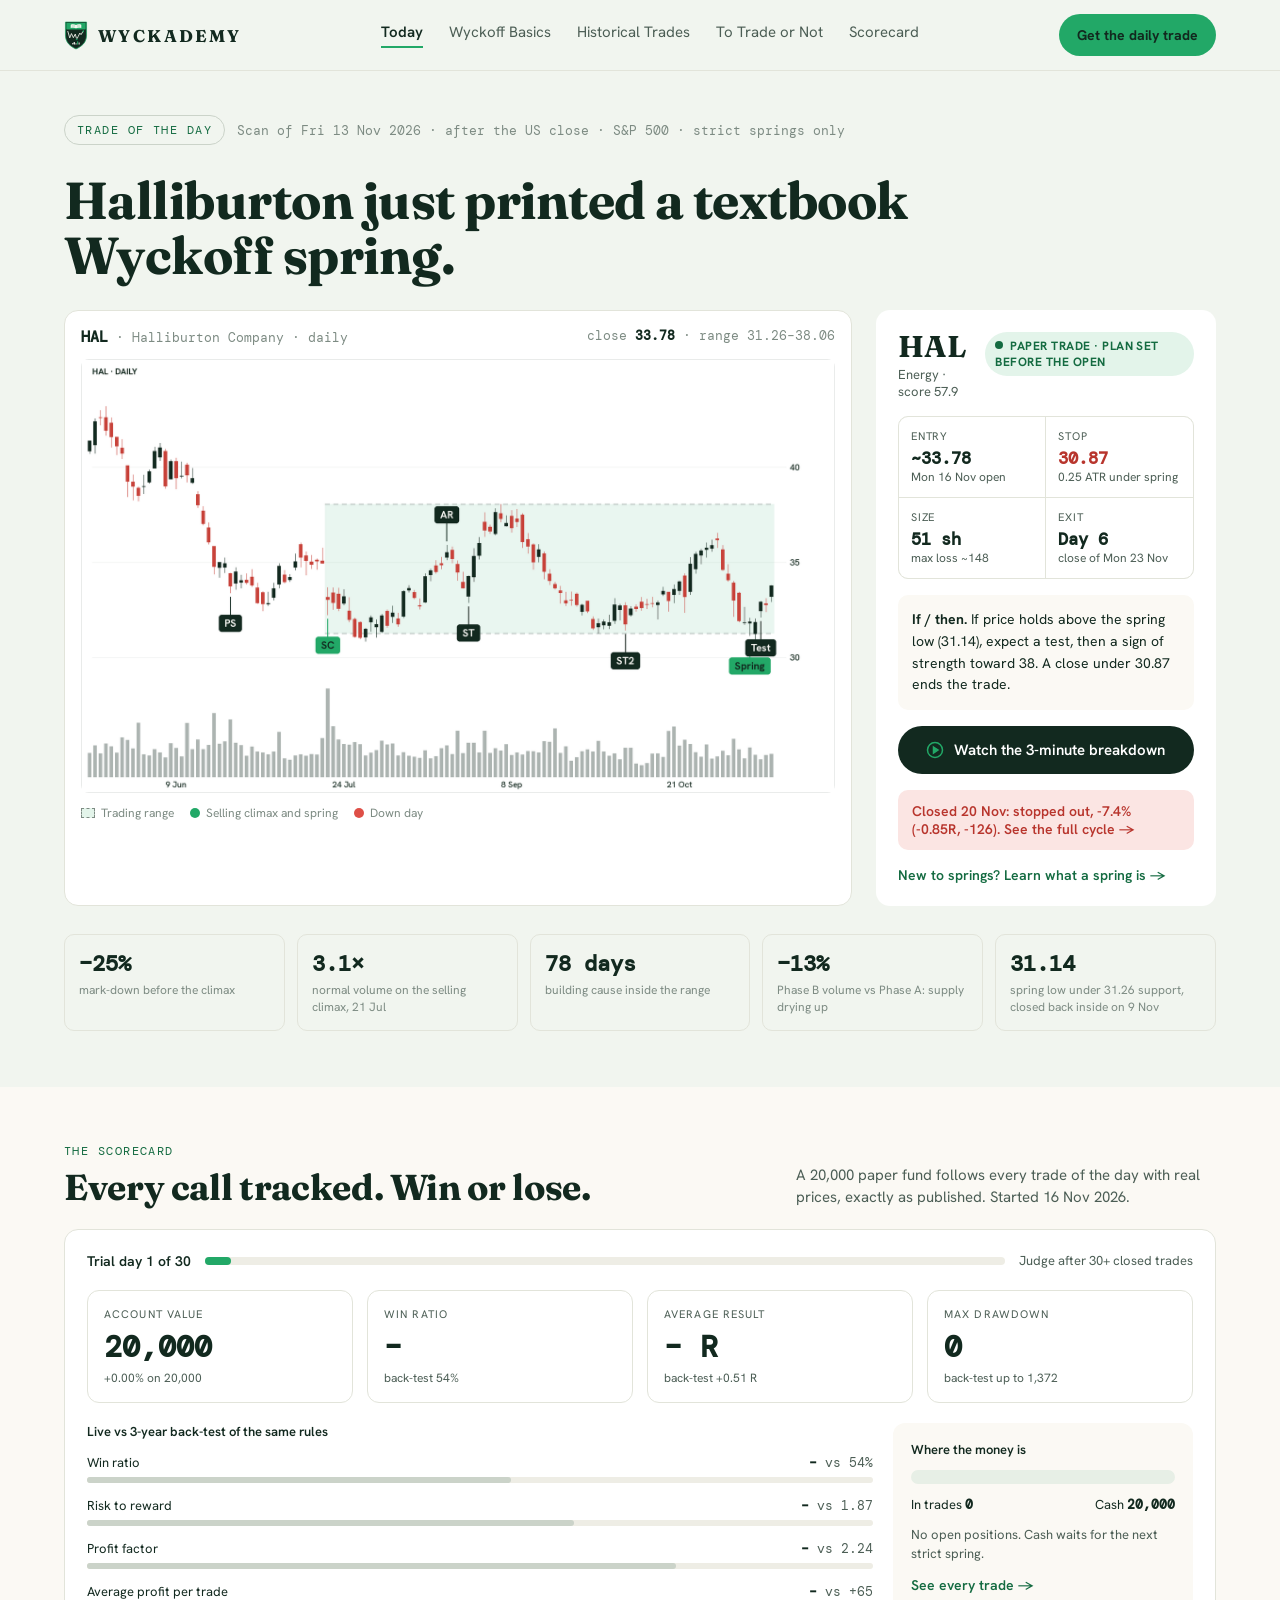
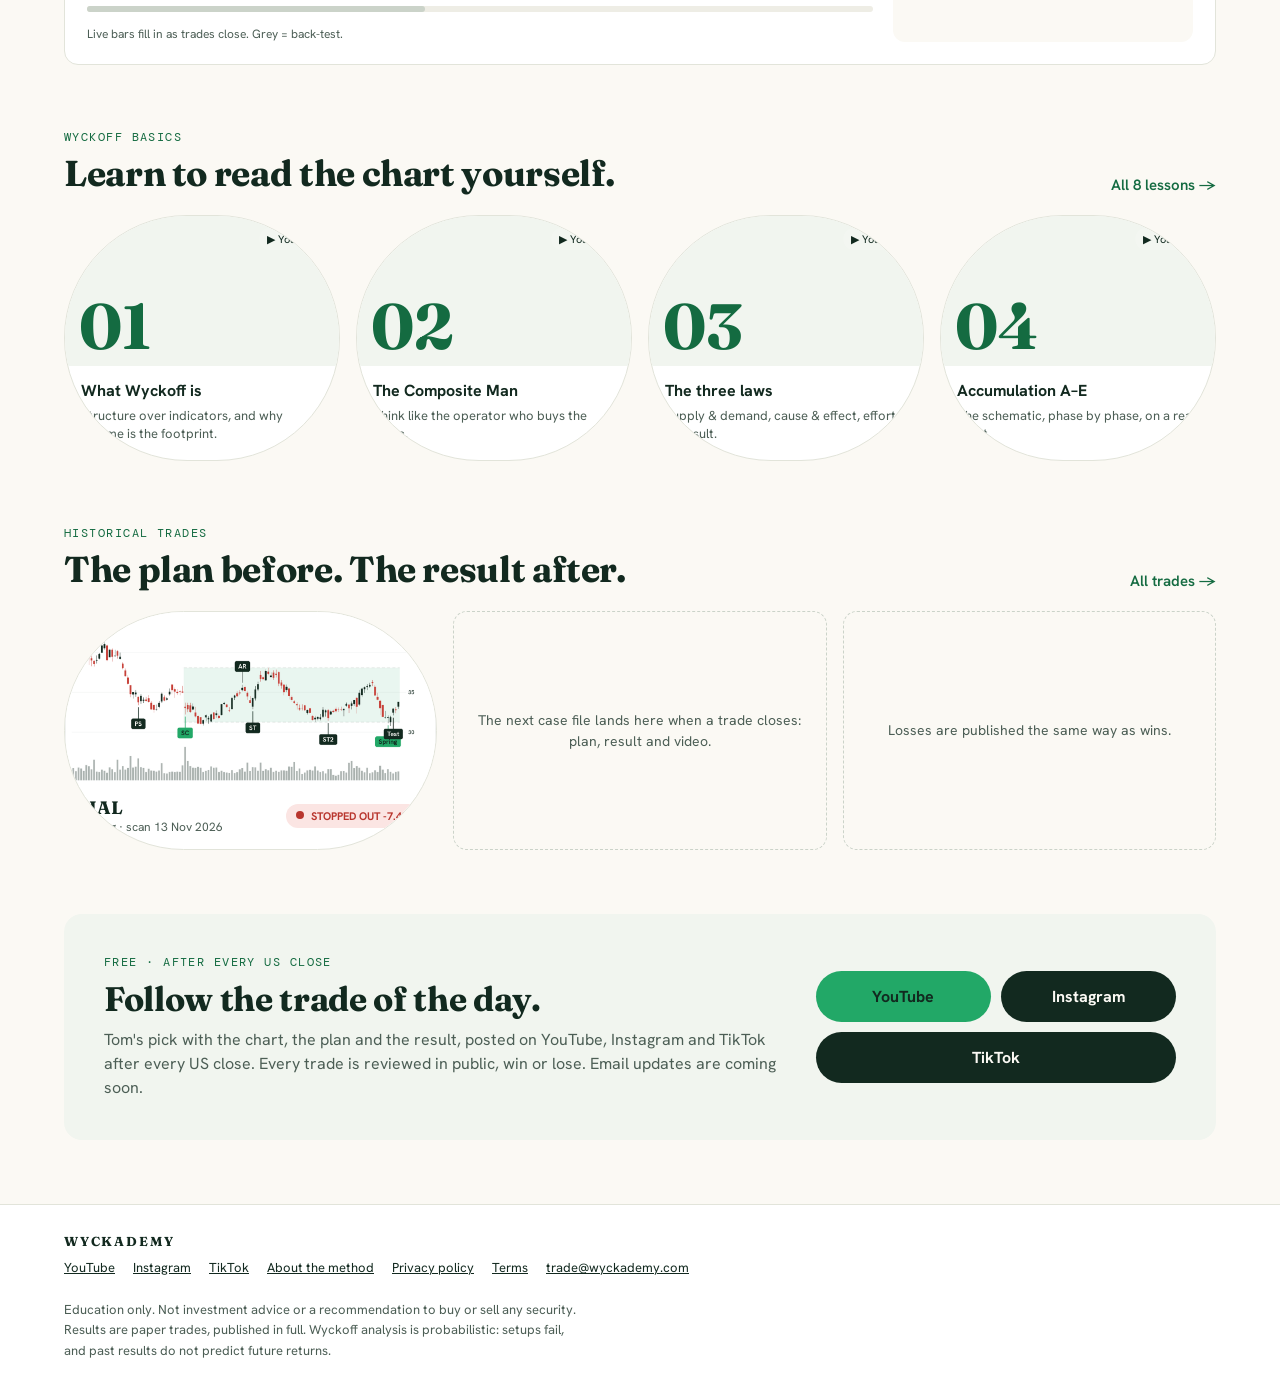
<file: index.html>
<!doctype html>
<html lang="en">
<head>
<meta charset="utf-8">
<meta name="viewport" content="width=device-width, initial-scale=1">
<title>Wyckademy: read smart money with the Wyckoff method</title>
<meta name="description" content="Wyckademy teaches the Wyckoff method on real US stocks: a daily scan, the chart, the plan written before the trade, and an honest scorecard. Education only, not investment advice.">
<meta property="og:title" content="Wyckademy: read smart money with the Wyckoff method">
<meta property="og:description" content="Wyckademy teaches the Wyckoff method on real US stocks: a daily scan, the chart, the plan written before the trade, and an honest scorecard. Education only, not investment advice.">
<meta property="og:image" content="https://wyckademy.com/assets/og_card.png">
<link rel="icon" href="/assets/favicon.svg" type="image/svg+xml">
<link rel="apple-touch-icon" sizes="180x180" href="/assets/apple-touch-icon.png">
<meta name="twitter:card" content="summary_large_image">
<meta name="twitter:image" content="https://wyckademy.com/assets/og_card.png">
<link rel="preconnect" href="https://fonts.googleapis.com">
<link href="https://fonts.googleapis.com/css2?family=Fraunces:opsz,wght@9..144,500..700&amp;family=Hanken+Grotesk:wght@400;500;600;700&amp;family=DM+Mono:wght@400;500&amp;display=swap" rel="stylesheet">
<style>
body{margin:0;font-family:'Hanken Grotesk',Arial,sans-serif;color:#12291F;background:#FBF9F4}
a{color:#12291F}a:hover{color:#146B41}
</style>
<style>*{box-sizing:border-box}img{max-width:100%}</style>
<link rel="stylesheet" href="/assets/mobile.css">
</head>
<body>
<div style="width: 100%; background: #FBF9F4">

<header style="background: #F1F5EF; border-bottom: 1px solid #E2E4DA">
<nav aria-label="Main" style="max-width: 1200px; margin: 0 auto; padding: 14px 24px; display: flex; flex-wrap: wrap; align-items: center; gap: 20px">
<a href="/" style="display: flex; align-items: center; gap: 10px; text-decoration: none; color: #12291F">
<svg width="24" height="29" style="display: block" viewBox="0 0 200 240" aria-hidden="true"><path d="M12 8 H188 V118 C188 178 146 213 100 232 C54 213 12 178 12 118 Z" fill="#12291F" stroke="#22A867" stroke-width="6" stroke-linejoin="round"/><rect x="19" y="15" width="162" height="54" rx="3" fill="#22A867"/><path d="M100 32 C88 25 70 25 56 30 V58 C70 53 88 53 100 60 Z" fill="#FBF9F4"/><path d="M100 32 C112 25 130 25 144 30 V58 C130 53 112 53 100 60 Z" fill="#FBF9F4"/><path d="M64 37 C74 34 84 34 93 37 M107 37 C116 34 126 34 136 37" stroke="#22A867" stroke-width="1.6" fill="none"/><path d="M64 44 C74 41 84 41 93 44 M107 44 C116 41 126 41 136 44" stroke="#22A867" stroke-width="1.6" fill="none"/><path d="M64 51 C74 48 84 48 93 51 M107 51 C116 48 126 48 136 51" stroke="#22A867" stroke-width="1.6" fill="none"/><path d="M19 118 V75 H181 V118 C181 174 142 206 100 224 C58 206 19 174 19 118 Z" fill="none" stroke="#3A5747" stroke-width="1.3"/><line x1="30" y1="104" x2="172" y2="104" stroke="#3A5747" stroke-width="1.4" stroke-dasharray="3 3"/><line x1="30" y1="140" x2="172" y2="140" stroke="#3A5747" stroke-width="1.4" stroke-dasharray="3 3"/><polyline points="32,86 48,140 62,104 78,138 94,108 106,152 118,128 132,100 142,113 157,88" fill="none" stroke="#FBF9F4" stroke-width="7" stroke-linejoin="round" stroke-linecap="round"/><polygon points="165,74 148,84 165,94" fill="#22A867"/><circle cx="106" cy="152" r="8" fill="#22A867" stroke="#12291F" stroke-width="3"/><rect x="70" y="182" width="8" height="12" rx="2" fill="#FBF9F4"/><rect x="83" y="174" width="8" height="20" rx="2" fill="#FBF9F4"/><rect x="96" y="184" width="8" height="10" rx="2" fill="#FBF9F4"/><rect x="109" y="168" width="8" height="26" rx="2" fill="#22A867"/><rect x="122" y="178" width="8" height="16" rx="2" fill="#FBF9F4"/></svg>
<span style="font-family: 'Fraunces', sans-serif; font-weight: 700; letter-spacing: .14em; font-size: 17px">WYCKADEMY</span>
</a>
<div style="display: flex; flex-wrap: wrap; gap: 26px; flex-grow: 1; justify-content: center; font-size: 15px">
<a href="/" style="text-decoration: none; color: #12291F; font-weight: 600; border-bottom: 2px solid #22A867; padding-bottom: 4px">Today</a>
<a href="/basics/" style="text-decoration: none; color: #4C5E55">Wyckoff Basics</a>
<a href="/trades/" style="text-decoration: none; color: #4C5E55">Historical Trades</a>
<a href="/trade-or-not/" style="text-decoration: none; color: #4C5E55">To Trade or Not</a>
<a href="#scorecard" style="text-decoration: none; color: #4C5E55">Scorecard</a>
</div>
<a href="#signup" style="background: #22A867; color: #12291F; text-decoration: none; padding: 12px 18px; border-radius: 999px; font-size: 14px; font-weight: 700">Get the daily trade</a>
</nav>
</header>

<section aria-labelledby="hero" style="background: #F1F5EF; color: #12291F">
<div style="max-width: 1200px; margin: 0 auto; padding: 44px 24px 56px; display: flex; flex-direction: column; gap: 28px">
<div style="display: flex; flex-wrap: wrap; align-items: center; gap: 12px">
<span style="font-family: 'DM Mono', monospace; font-size: 12px; letter-spacing: .12em; color: #146B41; border: 1px solid #CBD3C9; border-radius: 20px; padding: 6px 12px">TRADE OF THE DAY</span>
<span style="font-family: 'DM Mono', monospace; font-size: 13px; color: #7D8B83">Scan of Fri 13 Nov 2026 · after the US close · S&amp;P 500 · strict springs only</span>
</div>
<h1 id="hero" style="margin: 0; font-family: 'Fraunces', sans-serif; font-size: 52px; line-height: 1.05; font-weight: 700; max-width: 900px; letter-spacing: -.01em">Halliburton just printed a textbook Wyckoff spring.</h1>
<div style="display: flex; flex-wrap: wrap; gap: 24px; align-items: stretch">
<figure style="flex: 999 1 600px; min-width: 0; margin: 0; background: #FFFFFF; border: 1px solid #E2E4DA; border-radius: 14px; padding: 16px; display: flex; flex-direction: column; gap: 12px">
<div style="display: flex; flex-wrap: wrap; justify-content: space-between; gap: 8px; font-family: 'DM Mono', monospace; font-size: 13px">
<span><b style="color: #12291F; font-size: 15px">HAL</b> <span style="color: #7D8B83">· Halliburton Company · daily</span></span>
<span style="color: #7D8B83">close <b style="color: #12291F">33.78</b> · range 31.26–38.06</span>
</div>
<img src="/assets/hal_chart.png" alt="HAL daily chart: 25% mark-down, selling climax on 21 July, a 78-day trading range between 31.26 and 38.06, and a spring below support on 9 November" style="width: 100%; height: auto; border-radius: 8px; display: block">
<figcaption style="display: flex; flex-wrap: wrap; gap: 16px; font-size: 12px; color: #7D8B83">
<span style="display: flex; align-items: center; gap: 6px"><span style="width: 14px; height: 10px; background: #E3F4EA; border: 1px dashed #7D8B83; display: inline-block"></span>Trading range</span>
<span style="display: flex; align-items: center; gap: 6px"><span style="width: 10px; height: 10px; border-radius: 50%; background: #22A867; display: inline-block"></span>Selling climax and spring</span>
<span style="display: flex; align-items: center; gap: 6px"><span style="width: 10px; height: 10px; border-radius: 50%; background: #DE4F47; display: inline-block"></span>Down day</span>
</figcaption>
</figure>

<aside aria-label="Trade plan" style="flex: 1 1 340px; background: #FFFFFF; color: #12291F; border-radius: 14px; padding: 22px; display: flex; flex-direction: column; gap: 16px">
<div style="display: flex; justify-content: space-between; align-items: flex-start; gap: 12px">
<div>
<div style="font-family: 'Fraunces', sans-serif; font-size: 30px; font-weight: 700; line-height: 1">HAL</div>
<div style="font-size: 13px; color: #4C5E55; margin-top: 4px">Energy · score 57.9</div>
</div>
<span style="background: #E3F4EA; color: #146B41; font-size: 12px; font-weight: 700; padding: 6px 10px; border-radius: 999px; letter-spacing: .04em"><span data-lamp style="display: inline-block; width: 8px; height: 8px; border-radius: 50%; background: currentColor; margin-right: 7px; vertical-align: 1px"></span>PAPER TRADE · PLAN SET BEFORE THE OPEN</span>
</div>
<div style="display: grid; grid-template-columns: repeat(2, minmax(0, 1fr)); gap: 1px; background: #E2E4DA; border: 1px solid #E2E4DA; border-radius: 10px; overflow: hidden">
<div style="background: #FFFFFF; padding: 12px"><div style="font-size: 11px; letter-spacing: .08em; color: #4C5E55">ENTRY</div><div style="font-family: 'DM Mono', monospace; font-size: 17px; font-weight: 600; margin-top: 4px">~33.78</div><div style="font-size: 12px; color: #4C5E55">Mon 16 Nov open</div></div>
<div style="background: #FFFFFF; padding: 12px"><div style="font-size: 11px; letter-spacing: .08em; color: #4C5E55">STOP</div><div style="font-family: 'DM Mono', monospace; font-size: 17px; font-weight: 600; margin-top: 4px; color: #B8352D">30.87</div><div style="font-size: 12px; color: #4C5E55">0.25 ATR under spring</div></div>
<div style="background: #FFFFFF; padding: 12px"><div style="font-size: 11px; letter-spacing: .08em; color: #4C5E55">SIZE</div><div style="font-family: 'DM Mono', monospace; font-size: 17px; font-weight: 600; margin-top: 4px">51 sh</div><div style="font-size: 12px; color: #4C5E55">max loss ~148</div></div>
<div style="background: #FFFFFF; padding: 12px"><div style="font-size: 11px; letter-spacing: .08em; color: #4C5E55">EXIT</div><div style="font-family: 'DM Mono', monospace; font-size: 17px; font-weight: 600; margin-top: 4px">Day 6</div><div style="font-size: 12px; color: #4C5E55">close of Mon 23 Nov</div></div>
</div>
<div style="font-size: 14px; line-height: 1.55; background: #FBF9F4; border-radius: 10px; padding: 14px"><b>If / then.</b> If price holds above the spring low (31.14), expect a test, then a sign of strength toward 38. A close under 30.87 ends the trade.</div>
<a href="https://www.youtube.com/watch?v=samb0uFVgYo" rel="noopener" target="_blank" style="display: flex; align-items: center; justify-content: center; gap: 10px; background: #12291F; color: #FFFFFF; text-decoration: none; padding: 14px; border-radius: 999px; font-weight: 600; font-size: 15px">
<svg width="18" height="18" viewBox="0 0 24 24" aria-hidden="true" fill="none" stroke="#22A867" stroke-width="2"><circle cx="12" cy="12" r="10"></circle><path d="M10 8l6 4-6 4z" fill="#22A867"></path></svg>Watch the 3-minute breakdown</a>
<a data-result href="/trades/hal-2026-11-13/" style="display: block; background: #FBE5E3; color: #B8352D; border-radius: 10px; padding: 12px 14px; font-size: 14px; font-weight: 600; text-decoration: none">Closed 20 Nov: stopped out, -7.4% (-0.85R, -126). See the full cycle →</a>
<a href="/lesson/" style="font-size: 14px; font-weight: 600; color: #146B41; text-decoration: none">New to springs? Learn what a spring is →</a>
</aside>
</div>

<div style="display: grid; grid-template-columns: repeat(5, minmax(0, 1fr)); gap: 12px">

<div style="border: 1px solid #E2E4DA; border-radius: 10px; padding: 14px">
<div style="font-family: 'DM Mono', monospace; font-size: 22px; font-weight: 600; color: #12291F">−25%</div>
<div style="font-size: 12px; color: #7D8B83; margin-top: 4px; line-height: 1.4">mark-down before the climax</div>
</div>

<div style="border: 1px solid #E2E4DA; border-radius: 10px; padding: 14px">
<div style="font-family: 'DM Mono', monospace; font-size: 22px; font-weight: 600; color: #12291F">3.1×</div>
<div style="font-size: 12px; color: #7D8B83; margin-top: 4px; line-height: 1.4">normal volume on the selling climax, 21 Jul</div>
</div>

<div style="border: 1px solid #E2E4DA; border-radius: 10px; padding: 14px">
<div style="font-family: 'DM Mono', monospace; font-size: 22px; font-weight: 600; color: #12291F">78 days</div>
<div style="font-size: 12px; color: #7D8B83; margin-top: 4px; line-height: 1.4">building cause inside the range</div>
</div>

<div style="border: 1px solid #E2E4DA; border-radius: 10px; padding: 14px">
<div style="font-family: 'DM Mono', monospace; font-size: 22px; font-weight: 600; color: #12291F">−13%</div>
<div style="font-size: 12px; color: #7D8B83; margin-top: 4px; line-height: 1.4">Phase B volume vs Phase A: supply drying up</div>
</div>

<div style="border: 1px solid #E2E4DA; border-radius: 10px; padding: 14px">
<div style="font-family: 'DM Mono', monospace; font-size: 22px; font-weight: 600; color: #12291F">31.14</div>
<div style="font-size: 12px; color: #7D8B83; margin-top: 4px; line-height: 1.4">spring low under 31.26 support, closed back inside on 9 Nov</div>
</div>

</div>
</div>
</section>

<main style="max-width: 1200px; margin: 0 auto; padding: 56px 24px 0; display: flex; flex-direction: column; gap: 64px">

<section id="scorecard" aria-labelledby="sc" style="display: flex; flex-direction: column; gap: 20px">
<div style="display: flex; flex-wrap: wrap; justify-content: space-between; align-items: flex-end; gap: 16px">
<div>
<div style="font-family: 'DM Mono', monospace; font-size: 12px; letter-spacing: .12em; color: #146B41">THE SCORECARD</div>
<h2 id="sc" style="margin: 6px 0 0; font-family: 'Fraunces', sans-serif; font-size: 36px; letter-spacing: -.01em">Every call tracked. Win or lose.</h2>
</div>
<p style="margin: 0; max-width: 420px; color: #4C5E55; font-size: 15px; line-height: 1.5">A 20,000 paper fund follows every trade of the day with real prices, exactly as published. Started 16 Nov 2026.</p>
</div>
<div style="background: #FFFFFF; border: 1px solid #E2E4DA; border-radius: 14px; padding: 22px; display: flex; flex-direction: column; gap: 20px">
<div style="display: flex; flex-wrap: wrap; align-items: center; gap: 14px">
<span style="font-size: 14px; font-weight: 600">Trial day 1 of 30</span>
<div style="flex: 1 1 300px; height: 8px; background: #EEEDE5; border-radius: 4px"><div style="width: 3.3%; height: 8px; background: #22A867; border-radius: 4px"></div></div>
<span style="font-size: 13px; color: #4C5E55">Judge after 30+ closed trades</span>
</div>
<div style="display: grid; grid-template-columns: repeat(4, minmax(0, 1fr)); gap: 14px">

<div style="border: 1px solid #E2E4DA; border-radius: 12px; padding: 16px">
<div style="font-size: 11px; letter-spacing: .1em; color: #4C5E55">ACCOUNT VALUE</div>
<div style="font-family: 'DM Mono', monospace; font-size: 30px; font-weight: 600; margin-top: 6px">20,000</div>
<div style="font-size: 12px; color: #4C5E55; margin-top: 4px">+0.00% on 20,000</div>
</div>

<div style="border: 1px solid #E2E4DA; border-radius: 12px; padding: 16px">
<div style="font-size: 11px; letter-spacing: .1em; color: #4C5E55">WIN RATIO</div>
<div style="font-family: 'DM Mono', monospace; font-size: 30px; font-weight: 600; margin-top: 6px">–</div>
<div style="font-size: 12px; color: #4C5E55; margin-top: 4px">back-test 54%</div>
</div>

<div style="border: 1px solid #E2E4DA; border-radius: 12px; padding: 16px">
<div style="font-size: 11px; letter-spacing: .1em; color: #4C5E55">AVERAGE RESULT</div>
<div style="font-family: 'DM Mono', monospace; font-size: 30px; font-weight: 600; margin-top: 6px">– R</div>
<div style="font-size: 12px; color: #4C5E55; margin-top: 4px">back-test +0.51 R</div>
</div>

<div style="border: 1px solid #E2E4DA; border-radius: 12px; padding: 16px">
<div style="font-size: 11px; letter-spacing: .1em; color: #4C5E55">MAX DRAWDOWN</div>
<div style="font-family: 'DM Mono', monospace; font-size: 30px; font-weight: 600; margin-top: 6px">0</div>
<div style="font-size: 12px; color: #4C5E55; margin-top: 4px">back-test up to 1,372</div>
</div>

</div>
<div style="display: flex; flex-wrap: wrap; gap: 20px">
<div style="flex: 999 1 520px; min-width: 0; display: flex; flex-direction: column; gap: 14px">
<div style="font-size: 13px; font-weight: 600">Live vs 3-year back-test of the same rules</div>

<div style="display: flex; flex-direction: column; gap: 6px">
<div style="display: flex; justify-content: space-between; font-size: 13px"><span>Win ratio</span><span style="font-family: 'DM Mono', monospace"><b>–</b> <span style="color: #4C5E55">vs 54%</span></span></div>
<div style="height: 6px; background: #EEEDE5; border-radius: 3px"><div style="width: 54%; height: 6px; background: #CBD3C9; border-radius: 3px"></div></div>
</div>

<div style="display: flex; flex-direction: column; gap: 6px">
<div style="display: flex; justify-content: space-between; font-size: 13px"><span>Risk to reward</span><span style="font-family: 'DM Mono', monospace"><b>–</b> <span style="color: #4C5E55">vs 1.87</span></span></div>
<div style="height: 6px; background: #EEEDE5; border-radius: 3px"><div style="width: 62%; height: 6px; background: #CBD3C9; border-radius: 3px"></div></div>
</div>

<div style="display: flex; flex-direction: column; gap: 6px">
<div style="display: flex; justify-content: space-between; font-size: 13px"><span>Profit factor</span><span style="font-family: 'DM Mono', monospace"><b>–</b> <span style="color: #4C5E55">vs 2.24</span></span></div>
<div style="height: 6px; background: #EEEDE5; border-radius: 3px"><div style="width: 75%; height: 6px; background: #CBD3C9; border-radius: 3px"></div></div>
</div>

<div style="display: flex; flex-direction: column; gap: 6px">
<div style="display: flex; justify-content: space-between; font-size: 13px"><span>Average profit per trade</span><span style="font-family: 'DM Mono', monospace"><b>–</b> <span style="color: #4C5E55">vs +65</span></span></div>
<div style="height: 6px; background: #EEEDE5; border-radius: 3px"><div style="width: 43%; height: 6px; background: #CBD3C9; border-radius: 3px"></div></div>
</div>

<div style="font-size: 12px; color: #4C5E55">Live bars fill in as trades close. Grey = back-test.</div>
</div>
<div style="flex: 1 1 300px; background: #FBF9F4; border-radius: 12px; padding: 18px; display: flex; flex-direction: column; gap: 12px">
<div style="font-size: 13px; font-weight: 600">Where the money is</div>
<div style="height: 14px; background: #E7EFE6; border-radius: 7px"></div>
<div style="display: flex; justify-content: space-between; font-size: 13px"><span>In trades <b style="font-family: 'DM Mono', monospace">0</b></span><span>Cash <b style="font-family: 'DM Mono', monospace">20,000</b></span></div>
<div style="font-size: 13px; color: #4C5E55; line-height: 1.5">No open positions. Cash waits for the next strict spring.</div>
<a href="/trades/" style="font-size: 14px; font-weight: 600; color: #146B41; text-decoration: none">See every trade →</a>
</div>
</div>
</div>
</section>

<section aria-labelledby="learn" style="display: flex; flex-direction: column; gap: 20px">
<div style="display: flex; flex-wrap: wrap; justify-content: space-between; align-items: flex-end; gap: 16px">
<div>
<div style="font-family: 'DM Mono', monospace; font-size: 12px; letter-spacing: .12em; color: #146B41">WYCKOFF BASICS</div>
<h2 id="learn" style="margin: 6px 0 0; font-family: 'Fraunces', sans-serif; font-size: 36px; letter-spacing: -.01em">Learn to read the chart yourself.</h2>
</div>
<a href="/basics/" style="font-size: 15px; font-weight: 600; color: #146B41; text-decoration: none">All 8 lessons →</a>
</div>
<div style="display: grid; grid-template-columns: repeat(4, minmax(0, 1fr)); gap: 16px">

<a href="/lesson/" style="text-decoration: none; color: #12291F; background: #FFFFFF; border: 1px solid #E2E4DA; border-radius: 999px; overflow: hidden; display: flex; flex-direction: column">
<div style="height: 150px; background: #F1F5EF; position: relative; display: flex; align-items: flex-end; padding: 14px; box-sizing: border-box">
<span style="font-family: 'Fraunces', sans-serif; font-size: 64px; font-weight: 700; color: #146B41; line-height: .8">01</span>
<span style="position: absolute; top: 12px; right: 12px; background: rgba(255,255,255,.12); color: #12291F; font-size: 11px; padding: 4px 8px; border-radius: 12px">▶ YouTube</span>
</div>
<div style="padding: 14px 16px 16px; display: flex; flex-direction: column; gap: 6px">
<b style="font-size: 16px">What Wyckoff is</b>
<span style="font-size: 13px; color: #4C5E55; line-height: 1.45">Structure over indicators, and why volume is the footprint.</span>
</div>
</a>

<a href="/lesson/" style="text-decoration: none; color: #12291F; background: #FFFFFF; border: 1px solid #E2E4DA; border-radius: 999px; overflow: hidden; display: flex; flex-direction: column">
<div style="height: 150px; background: #F1F5EF; position: relative; display: flex; align-items: flex-end; padding: 14px; box-sizing: border-box">
<span style="font-family: 'Fraunces', sans-serif; font-size: 64px; font-weight: 700; color: #146B41; line-height: .8">02</span>
<span style="position: absolute; top: 12px; right: 12px; background: rgba(255,255,255,.12); color: #12291F; font-size: 11px; padding: 4px 8px; border-radius: 12px">▶ YouTube</span>
</div>
<div style="padding: 14px 16px 16px; display: flex; flex-direction: column; gap: 6px">
<b style="font-size: 16px">The Composite Man</b>
<span style="font-size: 13px; color: #4C5E55; line-height: 1.45">Think like the operator who buys the panic.</span>
</div>
</a>

<a href="/lesson/" style="text-decoration: none; color: #12291F; background: #FFFFFF; border: 1px solid #E2E4DA; border-radius: 999px; overflow: hidden; display: flex; flex-direction: column">
<div style="height: 150px; background: #F1F5EF; position: relative; display: flex; align-items: flex-end; padding: 14px; box-sizing: border-box">
<span style="font-family: 'Fraunces', sans-serif; font-size: 64px; font-weight: 700; color: #146B41; line-height: .8">03</span>
<span style="position: absolute; top: 12px; right: 12px; background: rgba(255,255,255,.12); color: #12291F; font-size: 11px; padding: 4px 8px; border-radius: 12px">▶ YouTube</span>
</div>
<div style="padding: 14px 16px 16px; display: flex; flex-direction: column; gap: 6px">
<b style="font-size: 16px">The three laws</b>
<span style="font-size: 13px; color: #4C5E55; line-height: 1.45">Supply &amp; demand, cause &amp; effect, effort vs result.</span>
</div>
</a>

<a href="/lesson/" style="text-decoration: none; color: #12291F; background: #FFFFFF; border: 1px solid #E2E4DA; border-radius: 999px; overflow: hidden; display: flex; flex-direction: column">
<div style="height: 150px; background: #F1F5EF; position: relative; display: flex; align-items: flex-end; padding: 14px; box-sizing: border-box">
<span style="font-family: 'Fraunces', sans-serif; font-size: 64px; font-weight: 700; color: #146B41; line-height: .8">04</span>
<span style="position: absolute; top: 12px; right: 12px; background: rgba(255,255,255,.12); color: #12291F; font-size: 11px; padding: 4px 8px; border-radius: 12px">▶ YouTube</span>
</div>
<div style="padding: 14px 16px 16px; display: flex; flex-direction: column; gap: 6px">
<b style="font-size: 16px">Accumulation A–E</b>
<span style="font-size: 13px; color: #4C5E55; line-height: 1.45">The schematic, phase by phase, on a real chart.</span>
</div>
</a>

</div>
</section>

<section aria-labelledby="recent" style="display: flex; flex-direction: column; gap: 20px">
<div style="display: flex; flex-wrap: wrap; justify-content: space-between; align-items: flex-end; gap: 16px">
<div>
<div style="font-family: 'DM Mono', monospace; font-size: 12px; letter-spacing: .12em; color: #146B41">HISTORICAL TRADES</div>
<h2 id="recent" style="margin: 6px 0 0; font-family: 'Fraunces', sans-serif; font-size: 36px; letter-spacing: -.01em">The plan before. The result after.</h2>
</div>
<a href="/trades/" style="font-size: 15px; font-weight: 600; color: #146B41; text-decoration: none">All trades →</a>
</div>
<div style="display: grid; grid-template-columns: repeat(3, minmax(0, 1fr)); gap: 16px">
<a href="/trades/hal-2026-11-13/" style="text-decoration: none; color: #12291F; background: #FFFFFF; border: 1px solid #E2E4DA; border-radius: 999px; overflow: hidden">
<img src="/assets/hal_thumb.png" alt="HAL chart thumbnail" style="width: 100%; height: 170px; object-fit: cover; display: block">
<div style="padding: 14px 16px; display: flex; justify-content: space-between; align-items: center">
<div><b style="font-family: 'Fraunces', sans-serif; font-size: 18px">HAL</b><div style="font-size: 12px; color: #4C5E55">Spring · scan 13 Nov 2026</div></div>
<span style="background: #FBE5E3; color: #B8352D; font-size: 11px; font-weight: 700; padding: 5px 10px; border-radius: 999px"><span data-lamp style="display: inline-block; width: 8px; height: 8px; border-radius: 50%; background: currentColor; margin-right: 7px; vertical-align: 1px"></span>STOPPED OUT -7.4%</span>
</div>
</a>
<div style="border: 1.5px dashed #CBD3C9; border-radius: 14px; display: flex; align-items: center; justify-content: center; padding: 24px; text-align: center; color: #4C5E55; font-size: 14px; line-height: 1.5; min-height: 230px">The next case file lands here when a trade closes: plan, result and video.</div>
<div style="border: 1.5px dashed #CBD3C9; border-radius: 14px; display: flex; align-items: center; justify-content: center; padding: 24px; text-align: center; color: #4C5E55; font-size: 14px; line-height: 1.5; min-height: 230px">Losses are published the same way as wins.</div>
</div>
</section>

<section id="signup" aria-labelledby="su" style="background: #F1F5EF; color: #12291F; border-radius: 18px; padding: 40px; display: flex; flex-wrap: wrap; gap: 28px; align-items: center">
<div style="flex: 999 1 440px">
<div style="font-family: 'DM Mono', monospace; font-size: 12px; letter-spacing: .12em; color: #146B41">FREE · AFTER EVERY US CLOSE</div>
<h2 id="su" style="margin: 8px 0 8px; font-family: 'Fraunces', sans-serif; font-size: 34px; letter-spacing: -.01em">Follow the trade of the day.</h2>
<p style="margin: 0; color: #4C5E55; font-size: 16px; line-height: 1.5">Tom's pick with the chart, the plan and the result, posted on YouTube, Instagram and TikTok after every US close. Every trade is reviewed in public, win or lose. Email updates are coming soon.</p>
</div>
<div style="flex: 1 1 360px; display: flex; flex-wrap: wrap; gap: 10px"><a href="https://www.youtube.com/channel/UC4YRM41OV3Z-UfDPH4TxxvA" rel="noopener" target="_blank" style="flex: 1 1 150px; text-align: center; background: #22A867; color: #12291F; border-radius: 999px; padding: 15px 18px; font-weight: 700; font-size: 16px; text-decoration: none">YouTube</a><a href="https://www.instagram.com/wyckademyhq/" rel="noopener" target="_blank" style="flex: 1 1 150px; text-align: center; background: #12291F; color: #FBF9F4; border-radius: 999px; padding: 15px 18px; font-weight: 700; font-size: 16px; text-decoration: none">Instagram</a><a href="https://www.tiktok.com/@wyckademyhq" rel="noopener" target="_blank" style="flex: 1 1 150px; text-align: center; background: #12291F; color: #FBF9F4; border-radius: 999px; padding: 15px 18px; font-weight: 700; font-size: 16px; text-decoration: none">TikTok</a></div>
</section>
</main>

<footer style="margin-top: 64px; background: #FFFFFF; border-top: 1px solid #E2E4DA">
<div style="max-width: 1200px; margin: 0 auto; padding: 28px 24px; display: flex; flex-wrap: wrap; gap: 24px; justify-content: space-between; align-items: flex-start; font-size: 13px; color: #4C5E55">
<div style="display: flex; flex-direction: column; gap: 10px">
<span style="font-family: 'Fraunces', sans-serif; font-weight: 700; letter-spacing: .14em; color: #12291F">WYCKADEMY</span>
<div style="display: flex; flex-wrap: wrap; gap: 18px"><a href="https://www.youtube.com/channel/UC4YRM41OV3Z-UfDPH4TxxvA" rel="noopener" target="_blank">YouTube</a><a href="https://www.instagram.com/wyckademyhq/" rel="noopener" target="_blank">Instagram</a><a href="https://www.tiktok.com/@wyckademyhq" rel="noopener" target="_blank">TikTok</a><a href="/basics/">About the method</a><a href="/privacy/">Privacy policy</a><a href="/terms/">Terms</a><a href="mailto:trade@wyckademy.com">trade@wyckademy.com</a></div>
</div>
<p style="margin: 0; max-width: 520px; line-height: 1.55">Education only. Not investment advice or a recommendation to buy or sell any security. Results are paper trades, published in full. Wyckoff analysis is probabilistic: setups fail, and past results do not predict future returns.</p>
</div>
</footer>
</div>
</body>
</html>
</file>
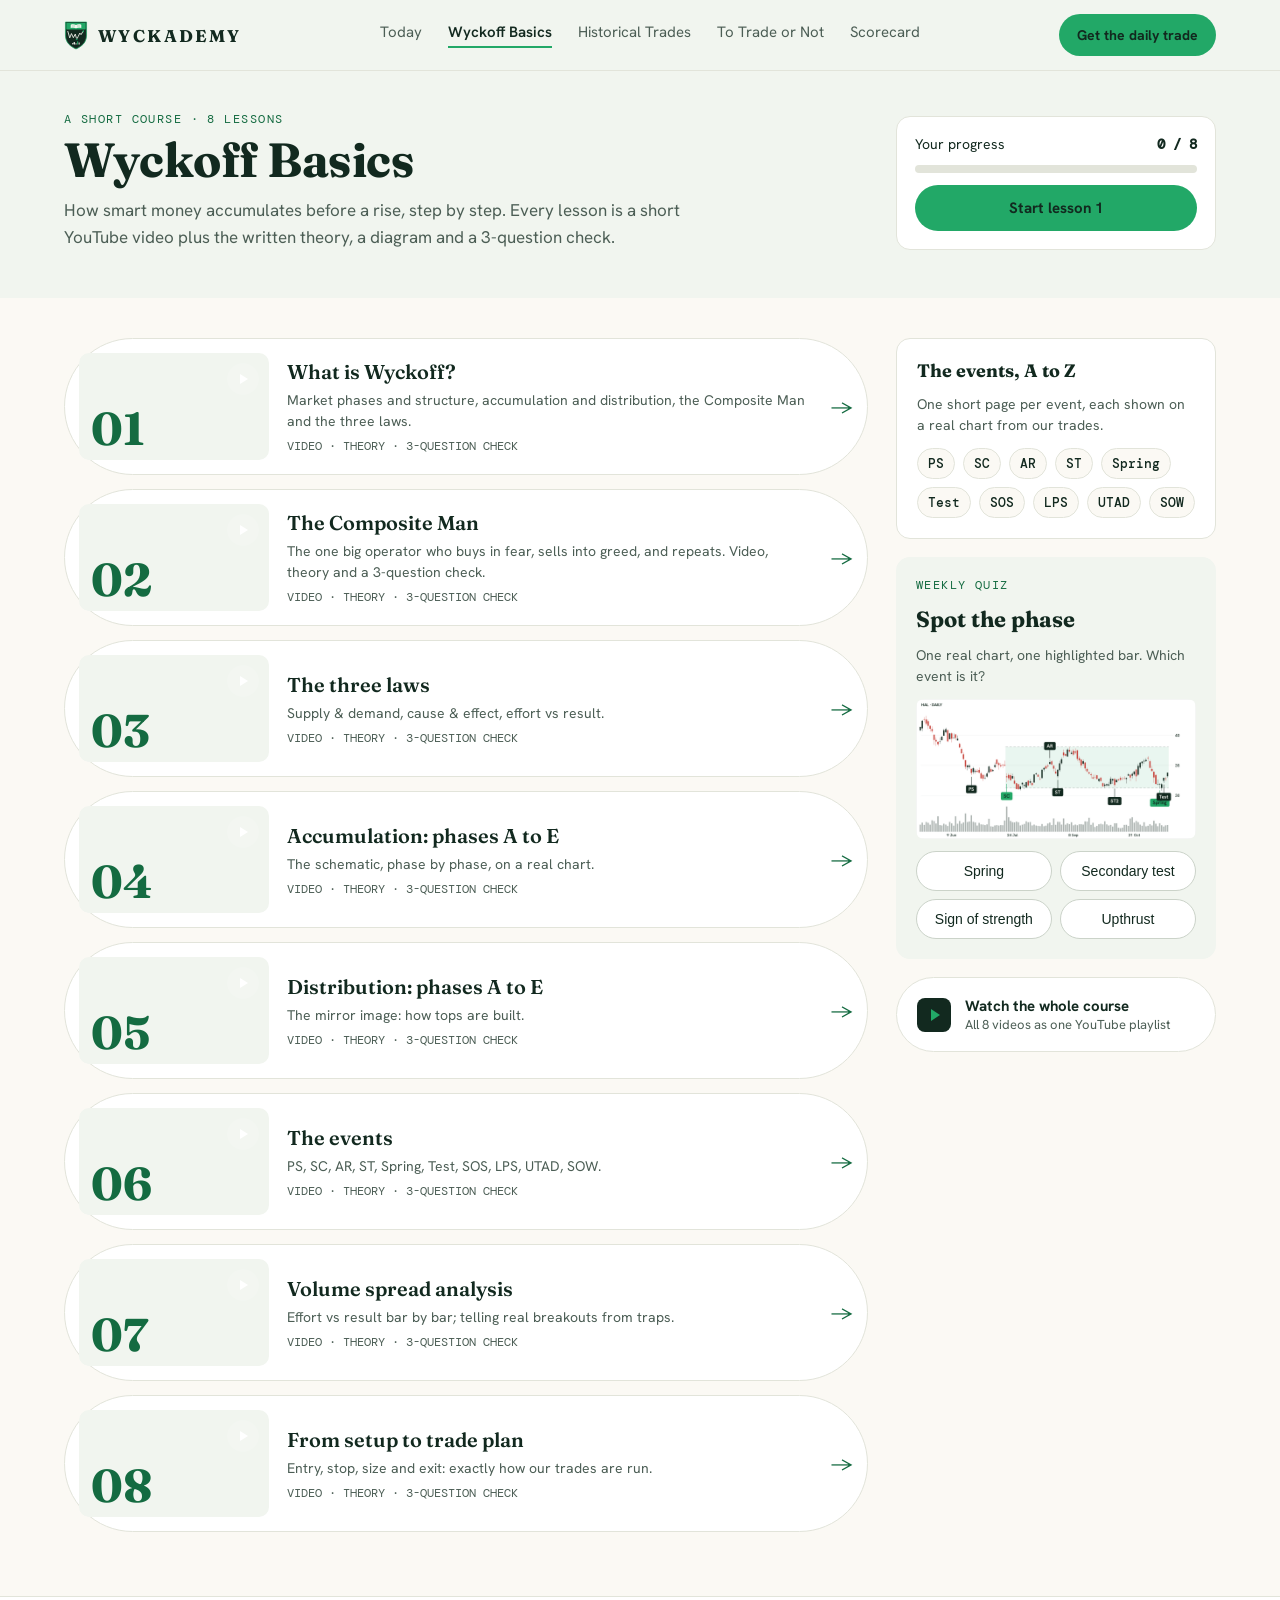
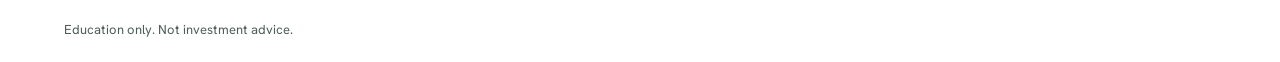
<file: basics/index.html>
<!doctype html>
<html lang="en">
<head>
<meta charset="utf-8">
<meta name="viewport" content="width=device-width, initial-scale=1">
<title>Wyckoff Basics: the free course | Wyckademy</title>
<meta name="description" content="Wyckademy teaches the Wyckoff method on real US stocks: a daily scan, the chart, the plan written before the trade, and an honest scorecard. Education only, not investment advice.">
<meta property="og:title" content="Wyckoff Basics: the free course | Wyckademy">
<meta property="og:description" content="Wyckademy teaches the Wyckoff method on real US stocks: a daily scan, the chart, the plan written before the trade, and an honest scorecard. Education only, not investment advice.">
<meta property="og:image" content="https://wyckademy.com/assets/og_card.png">
<link rel="icon" href="/assets/favicon.svg" type="image/svg+xml">
<link rel="apple-touch-icon" sizes="180x180" href="/assets/apple-touch-icon.png">
<meta name="twitter:card" content="summary_large_image">
<meta name="twitter:image" content="https://wyckademy.com/assets/og_card.png">
<link rel="preconnect" href="https://fonts.googleapis.com">
<link href="https://fonts.googleapis.com/css2?family=Fraunces:opsz,wght@9..144,500..700&amp;family=Hanken+Grotesk:wght@400;500;600;700&amp;family=DM+Mono:wght@400;500&amp;display=swap" rel="stylesheet">
<style>
body{margin:0;font-family:'Hanken Grotesk',Arial,sans-serif;color:#12291F;background:#FBF9F4}
a{color:#12291F}a:hover{color:#146B41}
</style>
<style>*{box-sizing:border-box}img{max-width:100%}</style>
<link rel="stylesheet" href="/assets/mobile.css">
</head>
<body>
<div style="width: 100%; background: #FBF9F4">

<header style="background: #F1F5EF; border-bottom: 1px solid #E2E4DA">
<nav aria-label="Main" style="max-width: 1200px; margin: 0 auto; padding: 14px 24px; display: flex; flex-wrap: wrap; align-items: center; gap: 20px">
<a href="/" style="display: flex; align-items: center; gap: 10px; text-decoration: none; color: #12291F">
<svg width="24" height="29" style="display: block" viewBox="0 0 200 240" aria-hidden="true"><path d="M12 8 H188 V118 C188 178 146 213 100 232 C54 213 12 178 12 118 Z" fill="#12291F" stroke="#22A867" stroke-width="6" stroke-linejoin="round"/><rect x="19" y="15" width="162" height="54" rx="3" fill="#22A867"/><path d="M100 32 C88 25 70 25 56 30 V58 C70 53 88 53 100 60 Z" fill="#FBF9F4"/><path d="M100 32 C112 25 130 25 144 30 V58 C130 53 112 53 100 60 Z" fill="#FBF9F4"/><path d="M64 37 C74 34 84 34 93 37 M107 37 C116 34 126 34 136 37" stroke="#22A867" stroke-width="1.6" fill="none"/><path d="M64 44 C74 41 84 41 93 44 M107 44 C116 41 126 41 136 44" stroke="#22A867" stroke-width="1.6" fill="none"/><path d="M64 51 C74 48 84 48 93 51 M107 51 C116 48 126 48 136 51" stroke="#22A867" stroke-width="1.6" fill="none"/><path d="M19 118 V75 H181 V118 C181 174 142 206 100 224 C58 206 19 174 19 118 Z" fill="none" stroke="#3A5747" stroke-width="1.3"/><line x1="30" y1="104" x2="172" y2="104" stroke="#3A5747" stroke-width="1.4" stroke-dasharray="3 3"/><line x1="30" y1="140" x2="172" y2="140" stroke="#3A5747" stroke-width="1.4" stroke-dasharray="3 3"/><polyline points="32,86 48,140 62,104 78,138 94,108 106,152 118,128 132,100 142,113 157,88" fill="none" stroke="#FBF9F4" stroke-width="7" stroke-linejoin="round" stroke-linecap="round"/><polygon points="165,74 148,84 165,94" fill="#22A867"/><circle cx="106" cy="152" r="8" fill="#22A867" stroke="#12291F" stroke-width="3"/><rect x="70" y="182" width="8" height="12" rx="2" fill="#FBF9F4"/><rect x="83" y="174" width="8" height="20" rx="2" fill="#FBF9F4"/><rect x="96" y="184" width="8" height="10" rx="2" fill="#FBF9F4"/><rect x="109" y="168" width="8" height="26" rx="2" fill="#22A867"/><rect x="122" y="178" width="8" height="16" rx="2" fill="#FBF9F4"/></svg>
<span style="font-family: 'Fraunces', sans-serif; font-weight: 700; letter-spacing: .14em; font-size: 17px">WYCKADEMY</span>
</a>
<div style="display: flex; flex-wrap: wrap; gap: 26px; flex-grow: 1; justify-content: center; font-size: 15px">
<a href="/" style="text-decoration: none; color: #4C5E55">Today</a>
<a href="/basics/" style="text-decoration: none; color: #12291F; font-weight: 600; border-bottom: 2px solid #22A867; padding-bottom: 4px">Wyckoff Basics</a>
<a href="/trades/" style="text-decoration: none; color: #4C5E55">Historical Trades</a>
<a href="/trade-or-not/" style="text-decoration: none; color: #4C5E55">To Trade or Not</a>
<a href="/#scorecard" style="text-decoration: none; color: #4C5E55">Scorecard</a>
</div>
<a href="/#signup" style="background: #22A867; color: #12291F; text-decoration: none; padding: 12px 18px; border-radius: 999px; font-size: 14px; font-weight: 700">Get the daily trade</a>
</nav>
</header>

<section style="background: #F1F5EF; color: #12291F">
<div style="max-width: 1200px; margin: 0 auto; padding: 40px 24px 48px; display: flex; flex-wrap: wrap; gap: 32px; align-items: flex-end">
<div style="flex: 999 1 560px">
<div style="font-family: 'DM Mono', monospace; font-size: 12px; letter-spacing: .12em; color: #146B41">A SHORT COURSE · 8 LESSONS</div>
<h1 style="margin: 8px 0 12px; font-family: 'Fraunces', sans-serif; font-size: 48px; line-height: 1.05; letter-spacing: -.01em">Wyckoff Basics</h1>
<p style="margin: 0; color: #4C5E55; font-size: 17px; line-height: 1.55; max-width: 620px">How smart money accumulates before a rise, step by step. Every lesson is a short YouTube video plus the written theory, a diagram and a 3-question check.</p>
</div>
<div style="flex: 1 1 320px; background: #FFFFFF; border: 1px solid #E2E4DA; border-radius: 14px; padding: 18px; display: flex; flex-direction: column; gap: 12px">
<div style="display: flex; justify-content: space-between; font-size: 14px"><span>Your progress</span><b style="font-family: 'DM Mono', monospace">0 / 8</b></div>
<div style="height: 8px; background: #E2E4DA; border-radius: 4px"><div style="width: 0%; height: 8px; background: #22A867; border-radius: 4px"></div></div>
<a href="/basics/what-is-wyckoff/" style="background: #22A867; color: #12291F; text-decoration: none; text-align: center; padding: 13px; border-radius: 999px; font-weight: 700; font-size: 15px">Start lesson 1</a>
</div>
</div>
</section>

<main style="max-width: 1200px; margin: 0 auto; padding: 40px 24px 64px; display: flex; flex-wrap: wrap; gap: 28px; align-items: flex-start">
<ol style="flex: 999 1 640px; min-width: 0; list-style: none; margin: 0; padding: 0; display: flex; flex-direction: column; gap: 14px">

<li>
<a href="/basics/what-is-wyckoff/" style="text-decoration: none; color: #12291F; background: #FFFFFF; border: 1px solid #E2E4DA; border-radius: 999px; padding: 14px; display: flex; flex-wrap: wrap; gap: 18px; align-items: center">
<div style="width: 190px; height: 107px; background: #F1F5EF; border-radius: 10px; position: relative; display: flex; align-items: flex-end; padding: 12px; box-sizing: border-box; flex-shrink: 0">
<span style="font-family: 'Fraunces', sans-serif; font-size: 46px; font-weight: 700; color: #146B41; line-height: .8">01</span>
<span style="position: absolute; top: 10px; right: 10px; width: 32px; height: 32px; border-radius: 16px; background: rgba(255,255,255,.14); display: flex; align-items: center; justify-content: center"><svg width="14" height="14" viewBox="0 0 14 14" aria-hidden="true"><path d="M4 2l8 5-8 5z" fill="#FFFFFF"></path></svg></span>
</div>
<div style="flex: 1 1 300px; display: flex; flex-direction: column; gap: 6px">
<span style="font-family: 'Fraunces', sans-serif; font-size: 20px; font-weight: 600">What is Wyckoff?</span>
<span style="color: #4C5E55; font-size: 14px; line-height: 1.5">Market phases and structure, accumulation and distribution, the Composite Man and the three laws.</span>
<span style="font-family: 'DM Mono', monospace; color: #4C5E55; font-size: 12px">VIDEO · THEORY · 3-QUESTION CHECK</span>
</div>
<span style="font-size: 20px; color: #146B41" aria-hidden="true">→</span>
</a>
</li>

<li>
<a href="/basics/composite-man/" style="text-decoration: none; color: #12291F; background: #FFFFFF; border: 1px solid #E2E4DA; border-radius: 999px; padding: 14px; display: flex; flex-wrap: wrap; gap: 18px; align-items: center">
<div style="width: 190px; height: 107px; background: #F1F5EF; border-radius: 10px; position: relative; display: flex; align-items: flex-end; padding: 12px; box-sizing: border-box; flex-shrink: 0">
<span style="font-family: 'Fraunces', sans-serif; font-size: 46px; font-weight: 700; color: #146B41; line-height: .8">02</span>
<span style="position: absolute; top: 10px; right: 10px; width: 32px; height: 32px; border-radius: 16px; background: rgba(255,255,255,.14); display: flex; align-items: center; justify-content: center"><svg width="14" height="14" viewBox="0 0 14 14" aria-hidden="true"><path d="M4 2l8 5-8 5z" fill="#FFFFFF"></path></svg></span>
</div>
<div style="flex: 1 1 300px; display: flex; flex-direction: column; gap: 6px">
<span style="font-family: 'Fraunces', sans-serif; font-size: 20px; font-weight: 600">The Composite Man</span>
<span style="color: #4C5E55; font-size: 14px; line-height: 1.5">The one big operator who buys in fear, sells into greed, and repeats. Video, theory and a 3-question check.</span>
<span style="font-family: 'DM Mono', monospace; color: #4C5E55; font-size: 12px">VIDEO · THEORY · 3-QUESTION CHECK</span>
</div>
<span style="font-size: 20px; color: #146B41" aria-hidden="true">→</span>
</a>
</li>

<li>
<a href="/lesson/" style="text-decoration: none; color: #12291F; background: #FFFFFF; border: 1px solid #E2E4DA; border-radius: 999px; padding: 14px; display: flex; flex-wrap: wrap; gap: 18px; align-items: center">
<div style="width: 190px; height: 107px; background: #F1F5EF; border-radius: 10px; position: relative; display: flex; align-items: flex-end; padding: 12px; box-sizing: border-box; flex-shrink: 0">
<span style="font-family: 'Fraunces', sans-serif; font-size: 46px; font-weight: 700; color: #146B41; line-height: .8">03</span>
<span style="position: absolute; top: 10px; right: 10px; width: 32px; height: 32px; border-radius: 16px; background: rgba(255,255,255,.14); display: flex; align-items: center; justify-content: center"><svg width="14" height="14" viewBox="0 0 14 14" aria-hidden="true"><path d="M4 2l8 5-8 5z" fill="#FFFFFF"></path></svg></span>
</div>
<div style="flex: 1 1 300px; display: flex; flex-direction: column; gap: 6px">
<span style="font-family: 'Fraunces', sans-serif; font-size: 20px; font-weight: 600">The three laws</span>
<span style="color: #4C5E55; font-size: 14px; line-height: 1.5">Supply &amp; demand, cause &amp; effect, effort vs result.</span>
<span style="font-family: 'DM Mono', monospace; color: #4C5E55; font-size: 12px">VIDEO · THEORY · 3-QUESTION CHECK</span>
</div>
<span style="font-size: 20px; color: #146B41" aria-hidden="true">→</span>
</a>
</li>

<li>
<a href="/lesson/" style="text-decoration: none; color: #12291F; background: #FFFFFF; border: 1px solid #E2E4DA; border-radius: 999px; padding: 14px; display: flex; flex-wrap: wrap; gap: 18px; align-items: center">
<div style="width: 190px; height: 107px; background: #F1F5EF; border-radius: 10px; position: relative; display: flex; align-items: flex-end; padding: 12px; box-sizing: border-box; flex-shrink: 0">
<span style="font-family: 'Fraunces', sans-serif; font-size: 46px; font-weight: 700; color: #146B41; line-height: .8">04</span>
<span style="position: absolute; top: 10px; right: 10px; width: 32px; height: 32px; border-radius: 16px; background: rgba(255,255,255,.14); display: flex; align-items: center; justify-content: center"><svg width="14" height="14" viewBox="0 0 14 14" aria-hidden="true"><path d="M4 2l8 5-8 5z" fill="#FFFFFF"></path></svg></span>
</div>
<div style="flex: 1 1 300px; display: flex; flex-direction: column; gap: 6px">
<span style="font-family: 'Fraunces', sans-serif; font-size: 20px; font-weight: 600">Accumulation: phases A to E</span>
<span style="color: #4C5E55; font-size: 14px; line-height: 1.5">The schematic, phase by phase, on a real chart.</span>
<span style="font-family: 'DM Mono', monospace; color: #4C5E55; font-size: 12px">VIDEO · THEORY · 3-QUESTION CHECK</span>
</div>
<span style="font-size: 20px; color: #146B41" aria-hidden="true">→</span>
</a>
</li>

<li>
<a href="/lesson/" style="text-decoration: none; color: #12291F; background: #FFFFFF; border: 1px solid #E2E4DA; border-radius: 999px; padding: 14px; display: flex; flex-wrap: wrap; gap: 18px; align-items: center">
<div style="width: 190px; height: 107px; background: #F1F5EF; border-radius: 10px; position: relative; display: flex; align-items: flex-end; padding: 12px; box-sizing: border-box; flex-shrink: 0">
<span style="font-family: 'Fraunces', sans-serif; font-size: 46px; font-weight: 700; color: #146B41; line-height: .8">05</span>
<span style="position: absolute; top: 10px; right: 10px; width: 32px; height: 32px; border-radius: 16px; background: rgba(255,255,255,.14); display: flex; align-items: center; justify-content: center"><svg width="14" height="14" viewBox="0 0 14 14" aria-hidden="true"><path d="M4 2l8 5-8 5z" fill="#FFFFFF"></path></svg></span>
</div>
<div style="flex: 1 1 300px; display: flex; flex-direction: column; gap: 6px">
<span style="font-family: 'Fraunces', sans-serif; font-size: 20px; font-weight: 600">Distribution: phases A to E</span>
<span style="color: #4C5E55; font-size: 14px; line-height: 1.5">The mirror image: how tops are built.</span>
<span style="font-family: 'DM Mono', monospace; color: #4C5E55; font-size: 12px">VIDEO · THEORY · 3-QUESTION CHECK</span>
</div>
<span style="font-size: 20px; color: #146B41" aria-hidden="true">→</span>
</a>
</li>

<li>
<a href="/lesson/" style="text-decoration: none; color: #12291F; background: #FFFFFF; border: 1px solid #E2E4DA; border-radius: 999px; padding: 14px; display: flex; flex-wrap: wrap; gap: 18px; align-items: center">
<div style="width: 190px; height: 107px; background: #F1F5EF; border-radius: 10px; position: relative; display: flex; align-items: flex-end; padding: 12px; box-sizing: border-box; flex-shrink: 0">
<span style="font-family: 'Fraunces', sans-serif; font-size: 46px; font-weight: 700; color: #146B41; line-height: .8">06</span>
<span style="position: absolute; top: 10px; right: 10px; width: 32px; height: 32px; border-radius: 16px; background: rgba(255,255,255,.14); display: flex; align-items: center; justify-content: center"><svg width="14" height="14" viewBox="0 0 14 14" aria-hidden="true"><path d="M4 2l8 5-8 5z" fill="#FFFFFF"></path></svg></span>
</div>
<div style="flex: 1 1 300px; display: flex; flex-direction: column; gap: 6px">
<span style="font-family: 'Fraunces', sans-serif; font-size: 20px; font-weight: 600">The events</span>
<span style="color: #4C5E55; font-size: 14px; line-height: 1.5">PS, SC, AR, ST, Spring, Test, SOS, LPS, UTAD, SOW.</span>
<span style="font-family: 'DM Mono', monospace; color: #4C5E55; font-size: 12px">VIDEO · THEORY · 3-QUESTION CHECK</span>
</div>
<span style="font-size: 20px; color: #146B41" aria-hidden="true">→</span>
</a>
</li>

<li>
<a href="/lesson/" style="text-decoration: none; color: #12291F; background: #FFFFFF; border: 1px solid #E2E4DA; border-radius: 999px; padding: 14px; display: flex; flex-wrap: wrap; gap: 18px; align-items: center">
<div style="width: 190px; height: 107px; background: #F1F5EF; border-radius: 10px; position: relative; display: flex; align-items: flex-end; padding: 12px; box-sizing: border-box; flex-shrink: 0">
<span style="font-family: 'Fraunces', sans-serif; font-size: 46px; font-weight: 700; color: #146B41; line-height: .8">07</span>
<span style="position: absolute; top: 10px; right: 10px; width: 32px; height: 32px; border-radius: 16px; background: rgba(255,255,255,.14); display: flex; align-items: center; justify-content: center"><svg width="14" height="14" viewBox="0 0 14 14" aria-hidden="true"><path d="M4 2l8 5-8 5z" fill="#FFFFFF"></path></svg></span>
</div>
<div style="flex: 1 1 300px; display: flex; flex-direction: column; gap: 6px">
<span style="font-family: 'Fraunces', sans-serif; font-size: 20px; font-weight: 600">Volume spread analysis</span>
<span style="color: #4C5E55; font-size: 14px; line-height: 1.5">Effort vs result bar by bar; telling real breakouts from traps.</span>
<span style="font-family: 'DM Mono', monospace; color: #4C5E55; font-size: 12px">VIDEO · THEORY · 3-QUESTION CHECK</span>
</div>
<span style="font-size: 20px; color: #146B41" aria-hidden="true">→</span>
</a>
</li>

<li>
<a href="/lesson/" style="text-decoration: none; color: #12291F; background: #FFFFFF; border: 1px solid #E2E4DA; border-radius: 999px; padding: 14px; display: flex; flex-wrap: wrap; gap: 18px; align-items: center">
<div style="width: 190px; height: 107px; background: #F1F5EF; border-radius: 10px; position: relative; display: flex; align-items: flex-end; padding: 12px; box-sizing: border-box; flex-shrink: 0">
<span style="font-family: 'Fraunces', sans-serif; font-size: 46px; font-weight: 700; color: #146B41; line-height: .8">08</span>
<span style="position: absolute; top: 10px; right: 10px; width: 32px; height: 32px; border-radius: 16px; background: rgba(255,255,255,.14); display: flex; align-items: center; justify-content: center"><svg width="14" height="14" viewBox="0 0 14 14" aria-hidden="true"><path d="M4 2l8 5-8 5z" fill="#FFFFFF"></path></svg></span>
</div>
<div style="flex: 1 1 300px; display: flex; flex-direction: column; gap: 6px">
<span style="font-family: 'Fraunces', sans-serif; font-size: 20px; font-weight: 600">From setup to trade plan</span>
<span style="color: #4C5E55; font-size: 14px; line-height: 1.5">Entry, stop, size and exit: exactly how our trades are run.</span>
<span style="font-family: 'DM Mono', monospace; color: #4C5E55; font-size: 12px">VIDEO · THEORY · 3-QUESTION CHECK</span>
</div>
<span style="font-size: 20px; color: #146B41" aria-hidden="true">→</span>
</a>
</li>

</ol>

<aside style="flex: 1 1 320px; display: flex; flex-direction: column; gap: 18px">
<div style="background: #FFFFFF; border: 1px solid #E2E4DA; border-radius: 14px; padding: 20px; display: flex; flex-direction: column; gap: 12px">
<b style="font-family: 'Fraunces', sans-serif; font-size: 18px">The events, A to Z</b>
<span style="color: #4C5E55; font-size: 14px; line-height: 1.5">One short page per event, each shown on a real chart from our trades.</span>
<div style="display: flex; flex-wrap: wrap; gap: 8px">

<a href="/lesson/" style="font-family: 'DM Mono', monospace; font-size: 13px; font-weight: 500; text-decoration: none; background: #FBF9F4; border: 1px solid #E2E4DA; border-radius: 999px; padding: 6px 10px">PS</a>

<a href="/lesson/" style="font-family: 'DM Mono', monospace; font-size: 13px; font-weight: 500; text-decoration: none; background: #FBF9F4; border: 1px solid #E2E4DA; border-radius: 999px; padding: 6px 10px">SC</a>

<a href="/lesson/" style="font-family: 'DM Mono', monospace; font-size: 13px; font-weight: 500; text-decoration: none; background: #FBF9F4; border: 1px solid #E2E4DA; border-radius: 999px; padding: 6px 10px">AR</a>

<a href="/lesson/" style="font-family: 'DM Mono', monospace; font-size: 13px; font-weight: 500; text-decoration: none; background: #FBF9F4; border: 1px solid #E2E4DA; border-radius: 999px; padding: 6px 10px">ST</a>

<a href="/lesson/" style="font-family: 'DM Mono', monospace; font-size: 13px; font-weight: 500; text-decoration: none; background: #FBF9F4; border: 1px solid #E2E4DA; border-radius: 999px; padding: 6px 10px">Spring</a>

<a href="/lesson/" style="font-family: 'DM Mono', monospace; font-size: 13px; font-weight: 500; text-decoration: none; background: #FBF9F4; border: 1px solid #E2E4DA; border-radius: 999px; padding: 6px 10px">Test</a>

<a href="/lesson/" style="font-family: 'DM Mono', monospace; font-size: 13px; font-weight: 500; text-decoration: none; background: #FBF9F4; border: 1px solid #E2E4DA; border-radius: 999px; padding: 6px 10px">SOS</a>

<a href="/lesson/" style="font-family: 'DM Mono', monospace; font-size: 13px; font-weight: 500; text-decoration: none; background: #FBF9F4; border: 1px solid #E2E4DA; border-radius: 999px; padding: 6px 10px">LPS</a>

<a href="/lesson/" style="font-family: 'DM Mono', monospace; font-size: 13px; font-weight: 500; text-decoration: none; background: #FBF9F4; border: 1px solid #E2E4DA; border-radius: 999px; padding: 6px 10px">UTAD</a>

<a href="/lesson/" style="font-family: 'DM Mono', monospace; font-size: 13px; font-weight: 500; text-decoration: none; background: #FBF9F4; border: 1px solid #E2E4DA; border-radius: 999px; padding: 6px 10px">SOW</a>

</div>
</div>
<div style="background: #F1F5EF; color: #12291F; border-radius: 14px; padding: 20px; display: flex; flex-direction: column; gap: 12px">
<div style="font-family: 'DM Mono', monospace; font-size: 12px; letter-spacing: .12em; color: #146B41">WEEKLY QUIZ</div>
<b style="font-family: 'Fraunces', sans-serif; font-size: 22px">Spot the phase</b>
<span style="color: #4C5E55; font-size: 14px; line-height: 1.5">One real chart, one highlighted bar. Which event is it?</span>
<img src="/assets/hal_thumb.png" alt="Quiz chart" style="width: 100%; border-radius: 8px; display: block">
<div style="display: grid; grid-template-columns: repeat(2, minmax(0, 1fr)); gap: 8px">
<button type="button" style="background: #FFFFFF; color: #12291F; border: 1px solid #CBD3C9; border-radius: 999px; padding: 11px; font-size: 14px">Spring</button>
<button type="button" style="background: #FFFFFF; color: #12291F; border: 1px solid #CBD3C9; border-radius: 999px; padding: 11px; font-size: 14px">Secondary test</button>
<button type="button" style="background: #FFFFFF; color: #12291F; border: 1px solid #CBD3C9; border-radius: 999px; padding: 11px; font-size: 14px">Sign of strength</button>
<button type="button" style="background: #FFFFFF; color: #12291F; border: 1px solid #CBD3C9; border-radius: 999px; padding: 11px; font-size: 14px">Upthrust</button>
</div>
</div>
<a href="https://www.youtube.com/channel/UC4YRM41OV3Z-UfDPH4TxxvA" rel="noopener" target="_blank" style="background: #FFFFFF; border: 1px solid #E2E4DA; border-radius: 999px; padding: 18px 20px; text-decoration: none; display: flex; align-items: center; gap: 14px">
<svg width="34" height="34" viewBox="0 0 34 34" aria-hidden="true"><rect width="34" height="34" rx="8" fill="#12291F"></rect><path d="M14 11l9 6-9 6z" fill="#22A867"></path></svg>
<span style="display: flex; flex-direction: column"><b style="font-size: 15px">Watch the whole course</b><span style="color: #4C5E55; font-size: 13px">All 8 videos as one YouTube playlist</span></span>
</a>
</aside>
</main>

<footer style="background: #FFFFFF; border-top: 1px solid #E2E4DA">
<div style="max-width: 1200px; margin: 0 auto; padding: 24px; font-size: 13px; color: #4C5E55">Education only. Not investment advice.</div>
</footer>
</div>
</body>
</html>
</file>
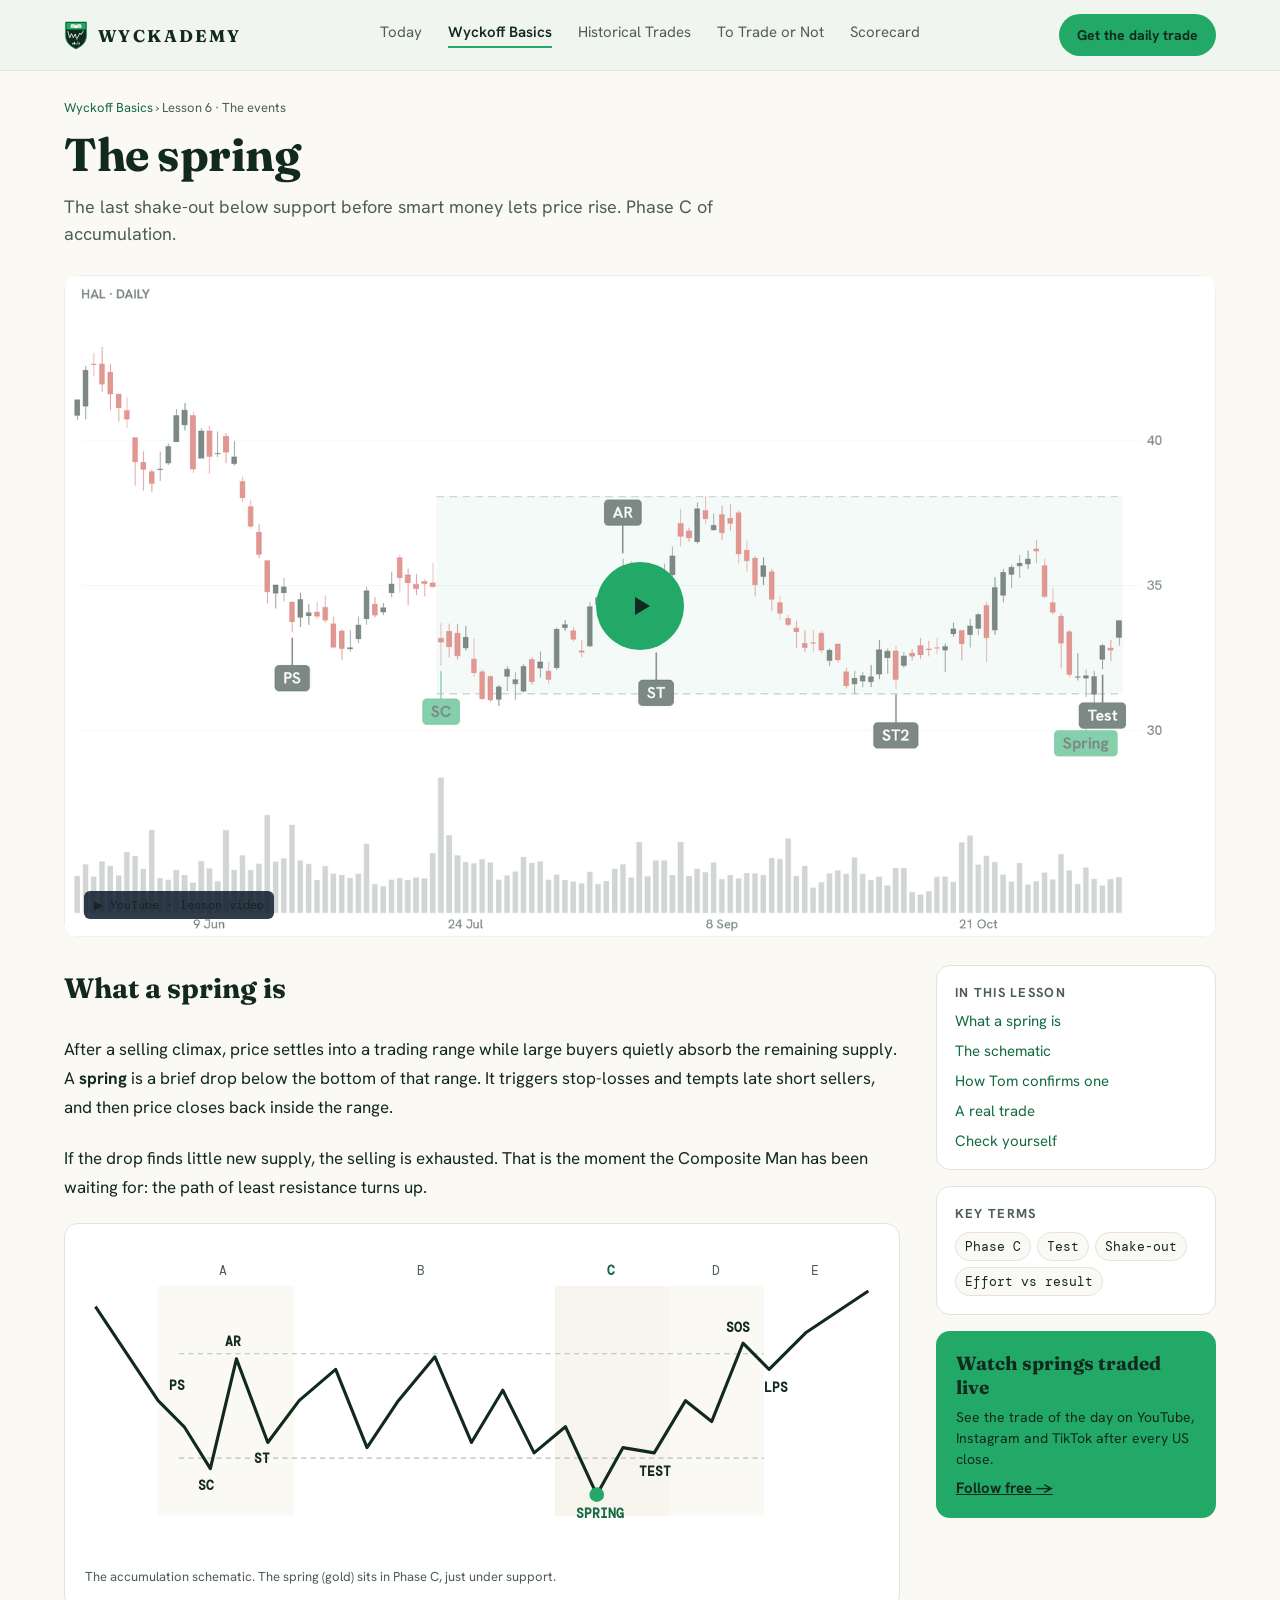
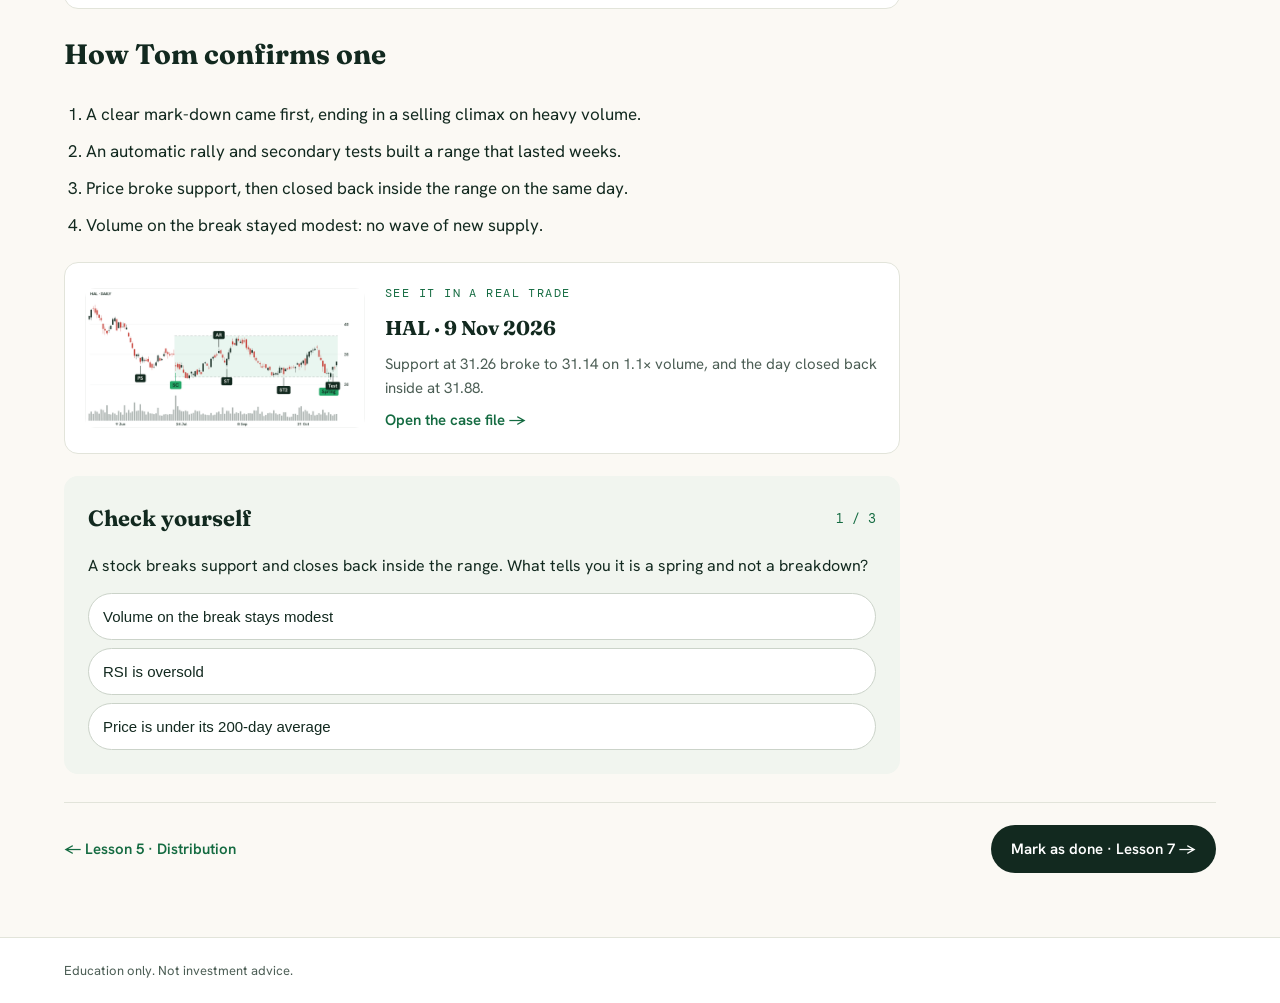
<file: lesson/index.html>
<!doctype html>
<html lang="en">
<head>
<meta charset="utf-8">
<meta name="viewport" content="width=device-width, initial-scale=1">
<title>Lesson: the spring | Wyckademy</title>
<meta name="description" content="Wyckademy teaches the Wyckoff method on real US stocks: a daily scan, the chart, the plan written before the trade, and an honest scorecard. Education only, not investment advice.">
<meta property="og:title" content="Lesson: the spring | Wyckademy">
<meta property="og:description" content="Wyckademy teaches the Wyckoff method on real US stocks: a daily scan, the chart, the plan written before the trade, and an honest scorecard. Education only, not investment advice.">
<meta property="og:image" content="https://wyckademy.com/assets/og_card.png">
<link rel="icon" href="/assets/favicon.svg" type="image/svg+xml">
<link rel="apple-touch-icon" sizes="180x180" href="/assets/apple-touch-icon.png">
<meta name="twitter:card" content="summary_large_image">
<meta name="twitter:image" content="https://wyckademy.com/assets/og_card.png">
<link rel="preconnect" href="https://fonts.googleapis.com">
<link href="https://fonts.googleapis.com/css2?family=Fraunces:opsz,wght@9..144,500..700&amp;family=Hanken+Grotesk:wght@400;500;600;700&amp;family=DM+Mono:wght@400;500&amp;display=swap" rel="stylesheet">
<style>
body{margin:0;font-family:'Hanken Grotesk',Arial,sans-serif;color:#12291F;background:#FBF9F4}
a{color:#146B41}a:hover{color:#0F5A35}
</style>
<style>*{box-sizing:border-box}img{max-width:100%}</style>
<link rel="stylesheet" href="/assets/mobile.css">
</head>
<body>
<div style="width: 100%; background: #FBF9F4">

<header style="background: #F1F5EF; border-bottom: 1px solid #E2E4DA">
<nav aria-label="Main" style="max-width: 1200px; margin: 0 auto; padding: 14px 24px; display: flex; flex-wrap: wrap; align-items: center; gap: 20px">
<a href="/" style="display: flex; align-items: center; gap: 10px; text-decoration: none; color: #12291F">
<svg width="24" height="29" style="display: block" viewBox="0 0 200 240" aria-hidden="true"><path d="M12 8 H188 V118 C188 178 146 213 100 232 C54 213 12 178 12 118 Z" fill="#12291F" stroke="#22A867" stroke-width="6" stroke-linejoin="round"/><rect x="19" y="15" width="162" height="54" rx="3" fill="#22A867"/><path d="M100 32 C88 25 70 25 56 30 V58 C70 53 88 53 100 60 Z" fill="#FBF9F4"/><path d="M100 32 C112 25 130 25 144 30 V58 C130 53 112 53 100 60 Z" fill="#FBF9F4"/><path d="M64 37 C74 34 84 34 93 37 M107 37 C116 34 126 34 136 37" stroke="#22A867" stroke-width="1.6" fill="none"/><path d="M64 44 C74 41 84 41 93 44 M107 44 C116 41 126 41 136 44" stroke="#22A867" stroke-width="1.6" fill="none"/><path d="M64 51 C74 48 84 48 93 51 M107 51 C116 48 126 48 136 51" stroke="#22A867" stroke-width="1.6" fill="none"/><path d="M19 118 V75 H181 V118 C181 174 142 206 100 224 C58 206 19 174 19 118 Z" fill="none" stroke="#3A5747" stroke-width="1.3"/><line x1="30" y1="104" x2="172" y2="104" stroke="#3A5747" stroke-width="1.4" stroke-dasharray="3 3"/><line x1="30" y1="140" x2="172" y2="140" stroke="#3A5747" stroke-width="1.4" stroke-dasharray="3 3"/><polyline points="32,86 48,140 62,104 78,138 94,108 106,152 118,128 132,100 142,113 157,88" fill="none" stroke="#FBF9F4" stroke-width="7" stroke-linejoin="round" stroke-linecap="round"/><polygon points="165,74 148,84 165,94" fill="#22A867"/><circle cx="106" cy="152" r="8" fill="#22A867" stroke="#12291F" stroke-width="3"/><rect x="70" y="182" width="8" height="12" rx="2" fill="#FBF9F4"/><rect x="83" y="174" width="8" height="20" rx="2" fill="#FBF9F4"/><rect x="96" y="184" width="8" height="10" rx="2" fill="#FBF9F4"/><rect x="109" y="168" width="8" height="26" rx="2" fill="#22A867"/><rect x="122" y="178" width="8" height="16" rx="2" fill="#FBF9F4"/></svg>
<span style="font-family: 'Fraunces', sans-serif; font-weight: 700; letter-spacing: .14em; font-size: 17px">WYCKADEMY</span>
</a>
<div style="display: flex; flex-wrap: wrap; gap: 26px; flex-grow: 1; justify-content: center; font-size: 15px">
<a href="/" style="text-decoration: none; color: #4C5E55">Today</a>
<a href="/basics/" style="text-decoration: none; color: #12291F; font-weight: 600; border-bottom: 2px solid #22A867; padding-bottom: 4px">Wyckoff Basics</a>
<a href="/trades/" style="text-decoration: none; color: #4C5E55">Historical Trades</a>
<a href="/trade-or-not/" style="text-decoration: none; color: #4C5E55">To Trade or Not</a>
<a href="/#scorecard" style="text-decoration: none; color: #4C5E55">Scorecard</a>
</div>
<a href="/#signup" style="background: #22A867; color: #12291F; text-decoration: none; padding: 12px 18px; border-radius: 999px; font-size: 14px; font-weight: 700">Get the daily trade</a>
</nav>
</header>

<main style="max-width: 1200px; margin: 0 auto; padding: 28px 24px 64px; display: flex; flex-direction: column; gap: 28px">
<div style="display: flex; flex-direction: column; gap: 10px">
<div style="font-size: 13px; color: #4C5E55"><a href="/basics/" style="text-decoration: none">Wyckoff Basics</a> › Lesson 6 · The events</div>
<h1 style="margin: 0; font-family: 'Fraunces', sans-serif; font-size: 46px; letter-spacing: -.01em">The spring</h1>
<p style="margin: 0; color: #4C5E55; font-size: 18px; max-width: 760px; line-height: 1.5">The last shake-out below support before smart money lets price rise. Phase C of accumulation.</p>
</div>

<div style="position: relative; border-radius: 16px; overflow: hidden; background: #FFFFFF">
<img src="/assets/hal_chart.png" alt="Video poster: HAL chart with the spring marked" style="width: 100%; display: block; opacity: .55">
<a href="https://www.youtube.com/channel/UC4YRM41OV3Z-UfDPH4TxxvA" rel="noopener" target="_blank" aria-label="Play the lesson video on YouTube" style="position: absolute; left: 50%; top: 50%; margin-left: -44px; margin-top: -44px; width: 88px; height: 88px; border-radius: 999px; background: #22A867; display: flex; align-items: center; justify-content: center">
<svg width="30" height="30" viewBox="0 0 30 30" aria-hidden="true"><path d="M10 6l15 9-15 9z" fill="#12291F"></path></svg>
</a>
<div style="position: absolute; left: 20px; bottom: 18px; display: flex; gap: 10px; align-items: center">
<span style="background: rgba(14,27,44,.85); color: #12291F; font-family: 'DM Mono', monospace; font-size: 12px; padding: 6px 10px; border-radius: 6px">▶ YouTube · lesson video</span>
</div>
</div>

<div style="display: flex; flex-wrap: wrap; gap: 36px; align-items: flex-start">
<article style="flex: 999 1 620px; min-width: 0; display: flex; flex-direction: column; gap: 22px; font-size: 17px; line-height: 1.7">
<h2 style="margin: 0; font-family: 'Fraunces', sans-serif; font-size: 28px">What a spring is</h2>
<p style="margin: 0">After a selling climax, price settles into a trading range while large buyers quietly absorb the remaining supply. A <b>spring</b> is a brief drop below the bottom of that range. It triggers stop-losses and tempts late short sellers, and then price closes back inside the range.</p>
<p style="margin: 0">If the drop finds little new supply, the selling is exhausted. That is the moment the Composite Man has been waiting for: the path of least resistance turns up.</p>

<figure style="margin: 0; background: #FFFFFF; border: 1px solid #E2E4DA; border-radius: 14px; padding: 20px">
<svg viewBox="0 0 760 300" role="img" aria-label="Accumulation schematic: a decline to the selling climax, a range with automatic rally and secondary tests, a spring below support in phase C, then a sign of strength and last point of support" style="width: 100%; height: auto; display: block">
<rect x="70" y="40" width="130" height="220" fill="#FBF9F4"></rect><rect x="200" y="40" width="250" height="220" fill="#FFFFFF"></rect><rect x="450" y="40" width="110" height="220" fill="#F7F5EE"></rect><rect x="560" y="40" width="90" height="220" fill="#FBF9F4"></rect><rect x="650" y="40" width="100" height="220" fill="#FFFFFF"></rect>
<g font-family="DM Mono, monospace" font-size="12" fill="#4C5E55"><text x="128" y="30">A</text><text x="318" y="30">B</text><text x="500" y="30" fill="#146B41" font-weight="600">C</text><text x="600" y="30">D</text><text x="695" y="30">E</text></g>
<line x1="90" y1="105" x2="650" y2="105" stroke="#B3C2B9" stroke-dasharray="5 4"></line><line x1="90" y1="205" x2="650" y2="205" stroke="#B3C2B9" stroke-dasharray="5 4"></line>
<polyline points="10,60 50,120 70,150 95,175 120,215 145,110 175,190 205,150 240,120 270,195 300,150 335,108 370,190 400,140 430,200 460,175 490,240 515,195 545,200 575,150 600,170 630,95 655,120 690,85 750,45" fill="none" stroke="#12291F" stroke-width="3" stroke-linejoin="round"></polyline>
<g font-family="DM Mono, monospace" font-size="12" font-weight="600" fill="#12291F"><text x="80" y="140">PS</text><text x="108" y="236">SC</text><text x="134" y="98">AR</text><text x="162" y="210">ST</text><text x="470" y="262" fill="#146B41">SPRING</text><text x="530" y="222">TEST</text><text x="614" y="84">SOS</text><text x="650" y="142">LPS</text></g>
<circle cx="490" cy="240" r="7" fill="#22A867"></circle>
</svg>
<figcaption style="font-size: 13px; color: #4C5E55; margin-top: 8px">The accumulation schematic. The spring (gold) sits in Phase C, just under support.</figcaption>
</figure>

<h2 style="margin: 0; font-family: 'Fraunces', sans-serif; font-size: 28px">How Tom confirms one</h2>
<ol style="margin: 0; padding-left: 22px; display: flex; flex-direction: column; gap: 8px">
<li>A clear mark-down came first, ending in a selling climax on heavy volume.</li>
<li>An automatic rally and secondary tests built a range that lasted weeks.</li>
<li>Price broke support, then closed back inside the range on the same day.</li>
<li>Volume on the break stayed modest: no wave of new supply.</li>
</ol>

<section style="background: #FFFFFF; border: 1px solid #E2E4DA; border-radius: 14px; padding: 20px; display: flex; flex-wrap: wrap; gap: 20px; align-items: center">
<img src="/assets/hal_thumb.png" alt="HAL chart thumbnail" style="flex: 1 1 220px; max-width: 280px; border-radius: 10px; display: block">
<div style="flex: 1 1 280px; display: flex; flex-direction: column; gap: 8px">
<div style="font-family: 'DM Mono', monospace; font-size: 12px; letter-spacing: .12em; color: #146B41">SEE IT IN A REAL TRADE</div>
<b style="font-family: 'Fraunces', sans-serif; font-size: 20px">HAL · 9 Nov 2026</b>
<span style="font-size: 15px; line-height: 1.55; color: #4C5E55">Support at 31.26 broke to 31.14 on 1.1× volume, and the day closed back inside at 31.88.</span>
<a href="/trades/hal-2026-11-13/" style="font-weight: 600; font-size: 15px; text-decoration: none">Open the case file →</a>
</div>
</section>

<section style="background: #F1F5EF; color: #12291F; border-radius: 14px; padding: 24px; display: flex; flex-direction: column; gap: 14px">
<div style="display: flex; justify-content: space-between; align-items: center"><b style="font-family: 'Fraunces', sans-serif; font-size: 22px">Check yourself</b><span style="font-family: 'DM Mono', monospace; font-size: 13px; color: #146B41">1 / 3</span></div>
<span style="font-size: 16px">A stock breaks support and closes back inside the range. What tells you it is a spring and not a breakdown?</span>
<div style="display: flex; flex-direction: column; gap: 8px">
<button type="button" style="text-align: left; background: #FFFFFF; color: #12291F; border: 1px solid #CBD3C9; border-radius: 999px; padding: 14px; font-size: 15px">Volume on the break stays modest</button>
<button type="button" style="text-align: left; background: #FFFFFF; color: #12291F; border: 1px solid #CBD3C9; border-radius: 999px; padding: 14px; font-size: 15px">RSI is oversold</button>
<button type="button" style="text-align: left; background: #FFFFFF; color: #12291F; border: 1px solid #CBD3C9; border-radius: 999px; padding: 14px; font-size: 15px">Price is under its 200-day average</button>
</div>
</section>
</article>

<aside style="flex: 1 1 280px; display: flex; flex-direction: column; gap: 16px">
<nav aria-label="In this lesson" style="background: #FFFFFF; border: 1px solid #E2E4DA; border-radius: 14px; padding: 18px; display: flex; flex-direction: column; gap: 10px; font-size: 15px">
<b style="font-size: 13px; letter-spacing: .1em; color: #4C5E55">IN THIS LESSON</b>
<a href="#" style="text-decoration: none">What a spring is</a><a href="#" style="text-decoration: none">The schematic</a><a href="#" style="text-decoration: none">How Tom confirms one</a><a href="#" style="text-decoration: none">A real trade</a><a href="#" style="text-decoration: none">Check yourself</a>
</nav>
<div style="background: #FFFFFF; border: 1px solid #E2E4DA; border-radius: 14px; padding: 18px; display: flex; flex-direction: column; gap: 10px">
<b style="font-size: 13px; letter-spacing: .1em; color: #4C5E55">KEY TERMS</b>
<div style="display: flex; flex-wrap: wrap; gap: 6px; font-family: 'DM Mono', monospace; font-size: 13px">
<span style="background: #FBF9F4; border: 1px solid #E2E4DA; border-radius: 999px; padding: 5px 9px">Phase C</span><span style="background: #FBF9F4; border: 1px solid #E2E4DA; border-radius: 999px; padding: 5px 9px">Test</span><span style="background: #FBF9F4; border: 1px solid #E2E4DA; border-radius: 999px; padding: 5px 9px">Shake-out</span><span style="background: #FBF9F4; border: 1px solid #E2E4DA; border-radius: 999px; padding: 5px 9px">Effort vs result</span>
</div>
</div>
<div style="background: #22A867; color: #12291F; border-radius: 14px; padding: 20px; display: flex; flex-direction: column; gap: 8px">
<b style="font-family: 'Fraunces', sans-serif; font-size: 19px">Watch springs traded live</b>
<span style="font-size: 14px; line-height: 1.5">See the trade of the day on YouTube, Instagram and TikTok after every US close.</span>
<a href="/#signup" style="color: #12291F; font-weight: 700; font-size: 15px">Follow free →</a>
</div>
</aside>
</div>

<div style="display: flex; flex-wrap: wrap; justify-content: space-between; align-items: center; gap: 12px; border-top: 1px solid #E2E4DA; padding-top: 22px">
<a href="/lesson/" style="font-size: 15px; font-weight: 600; text-decoration: none">← Lesson 5 · Distribution</a>
<a href="/lesson/" style="background: #12291F; color: #FFFFFF; text-decoration: none; padding: 14px 20px; border-radius: 999px; font-weight: 600; font-size: 15px">Mark as done · Lesson 7 →</a>
</div>
</main>

<footer style="background: #FFFFFF; border-top: 1px solid #E2E4DA">
<div style="max-width: 1200px; margin: 0 auto; padding: 24px; font-size: 13px; color: #4C5E55">Education only. Not investment advice.</div>
</footer>
</div>
</body>
</html>
</file>
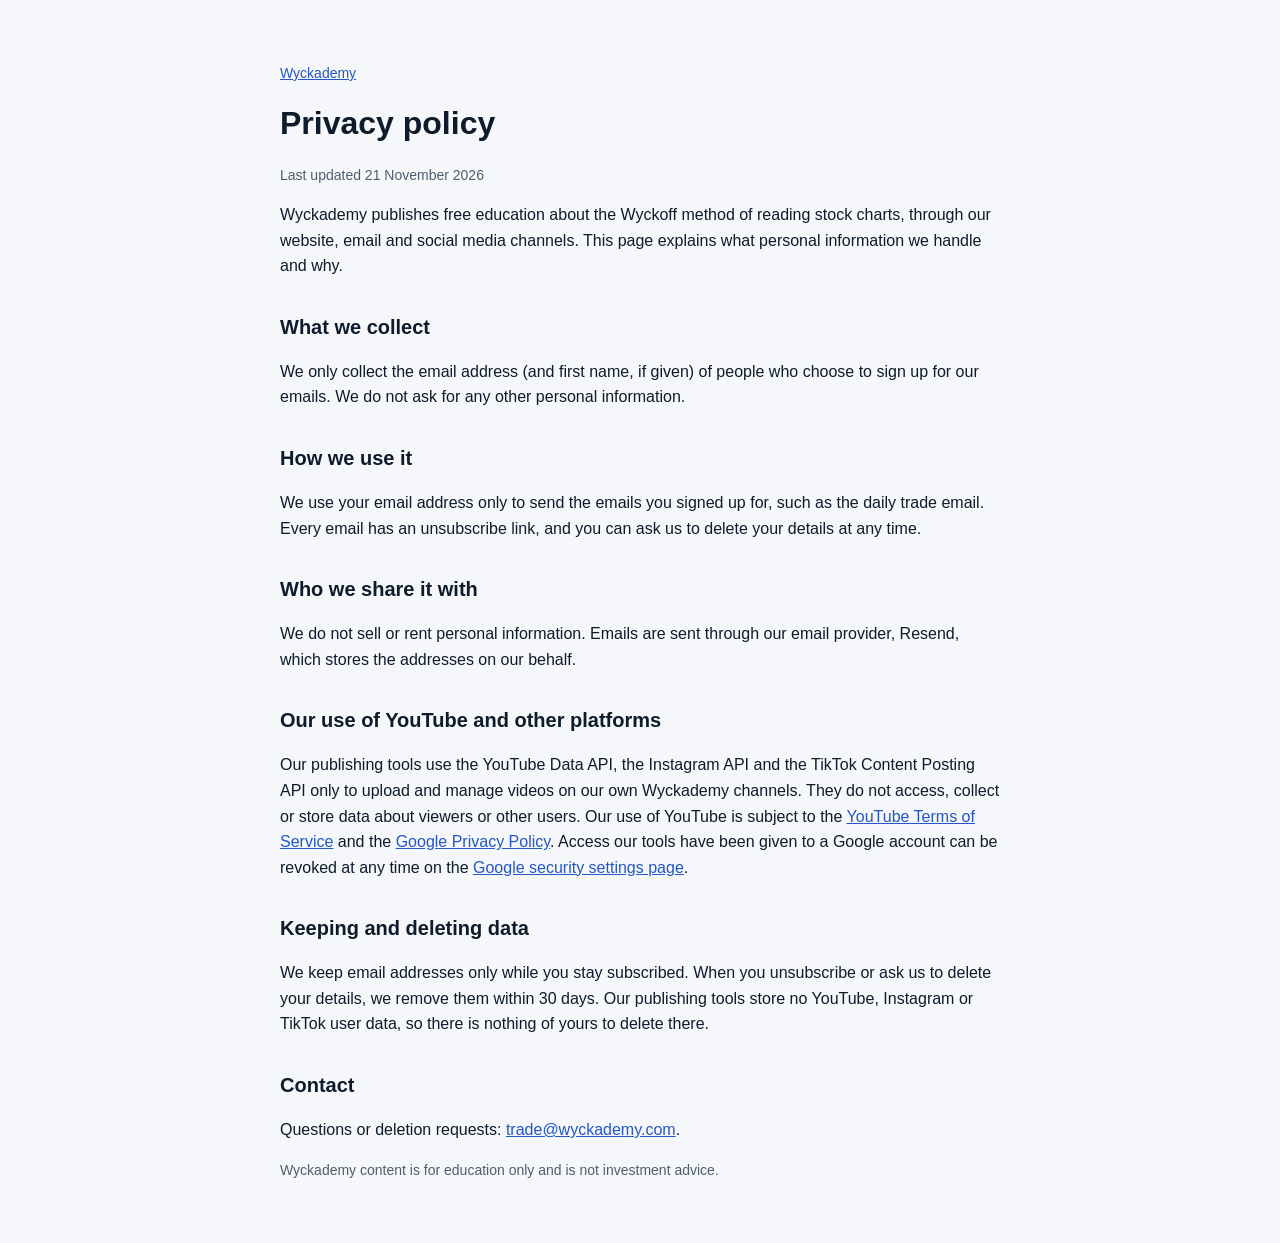
<file: privacy/index.html>
<!doctype html>
<html lang="en">
<head>
<meta charset="utf-8">
<meta name="viewport" content="width=device-width, initial-scale=1">
<title>Privacy policy · Wyckademy</title>
<style>
body{margin:0;font-family:Arial,Helvetica,sans-serif;color:#0E1B2C;background:#F5F7FA;line-height:1.6}
main{max-width:720px;margin:0 auto;padding:48px 24px}
h1{font-size:32px;margin:0 0 4px}h2{font-size:20px;margin:32px 0 8px}
.muted{color:#4F5D6E;font-size:14px}a{color:#2457C5}
</style>
</head>
<body>
<main>
<p class="muted"><a href="/">Wyckademy</a></p>
<h1>Privacy policy</h1>
<p class="muted">Last updated 21 November 2026</p>

<p>Wyckademy publishes free education about the Wyckoff method of reading stock charts, through our website, email and social media channels. This page explains what personal information we handle and why.</p>

<h2>What we collect</h2>
<p>We only collect the email address (and first name, if given) of people who choose to sign up for our emails. We do not ask for any other personal information.</p>

<h2>How we use it</h2>
<p>We use your email address only to send the emails you signed up for, such as the daily trade email. Every email has an unsubscribe link, and you can ask us to delete your details at any time.</p>

<h2>Who we share it with</h2>
<p>We do not sell or rent personal information. Emails are sent through our email provider, Resend, which stores the addresses on our behalf.</p>

<h2>Our use of YouTube and other platforms</h2>
<p>Our publishing tools use the YouTube Data API, the Instagram API and the TikTok Content Posting API only to upload and manage videos on our own Wyckademy channels. They do not access, collect or store data about viewers or other users. Our use of YouTube is subject to the <a href="https://www.youtube.com/t/terms">YouTube Terms of Service</a> and the <a href="https://policies.google.com/privacy">Google Privacy Policy</a>. Access our tools have been given to a Google account can be revoked at any time on the <a href="https://security.google.com/settings/security/permissions">Google security settings page</a>.</p>

<h2>Keeping and deleting data</h2>
<p>We keep email addresses only while you stay subscribed. When you unsubscribe or ask us to delete your details, we remove them within 30 days. Our publishing tools store no YouTube, Instagram or TikTok user data, so there is nothing of yours to delete there.</p>

<h2>Contact</h2>
<p>Questions or deletion requests: <a href="mailto:trade@wyckademy.com">trade@wyckademy.com</a>.</p>

<p class="muted">Wyckademy content is for education only and is not investment advice.</p>
</main>
</body>
</html>
</file>
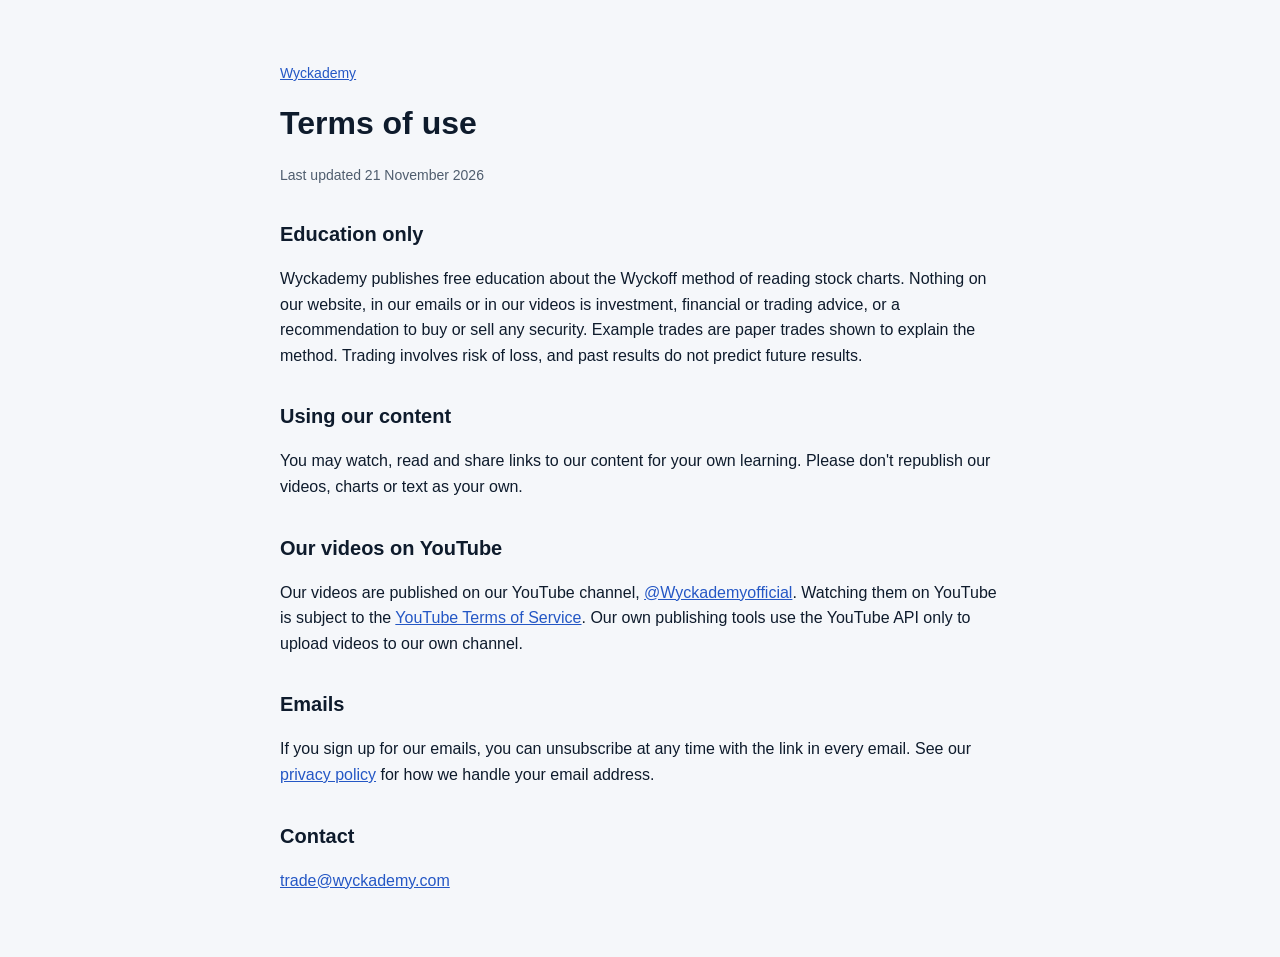
<file: terms/index.html>
<!doctype html>
<html lang="en">
<head>
<meta charset="utf-8">
<meta name="viewport" content="width=device-width, initial-scale=1">
<title>Terms of use · Wyckademy</title>
<style>
body{margin:0;font-family:Arial,Helvetica,sans-serif;color:#0E1B2C;background:#F5F7FA;line-height:1.6}
main{max-width:720px;margin:0 auto;padding:48px 24px}
h1{font-size:32px;margin:0 0 4px}h2{font-size:20px;margin:32px 0 8px}
.muted{color:#4F5D6E;font-size:14px}a{color:#2457C5}
</style>
</head>
<body>
<main>
<p class="muted"><a href="/">Wyckademy</a></p>
<h1>Terms of use</h1>
<p class="muted">Last updated 21 November 2026</p>

<h2>Education only</h2>
<p>Wyckademy publishes free education about the Wyckoff method of reading stock charts. Nothing on our website, in our emails or in our videos is investment, financial or trading advice, or a recommendation to buy or sell any security. Example trades are paper trades shown to explain the method. Trading involves risk of loss, and past results do not predict future results.</p>

<h2>Using our content</h2>
<p>You may watch, read and share links to our content for your own learning. Please don't republish our videos, charts or text as your own.</p>

<h2>Our videos on YouTube</h2>
<p>Our videos are published on our YouTube channel, <a href="https://www.youtube.com/@Wyckademyofficial">@Wyckademyofficial</a>. Watching them on YouTube is subject to the <a href="https://www.youtube.com/t/terms">YouTube Terms of Service</a>. Our own publishing tools use the YouTube API only to upload videos to our own channel.</p>

<h2>Emails</h2>
<p>If you sign up for our emails, you can unsubscribe at any time with the link in every email. See our <a href="/privacy/">privacy policy</a> for how we handle your email address.</p>

<h2>Contact</h2>
<p><a href="mailto:trade@wyckademy.com">trade@wyckademy.com</a></p>
</main>
</body>
</html>
</file>
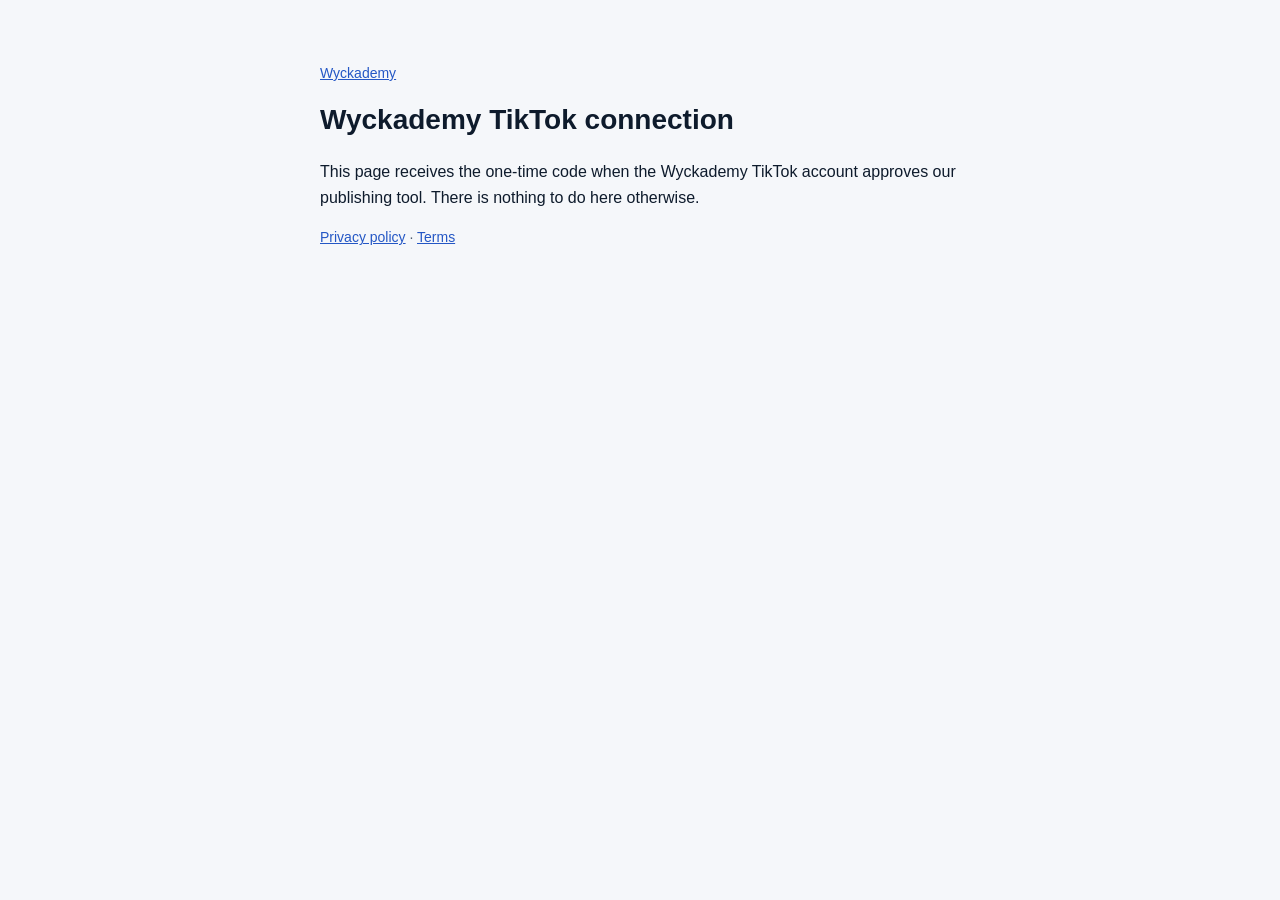
<file: tiktok/index.html>
<!doctype html>
<html lang="en">
<head>
<meta charset="utf-8">
<meta name="viewport" content="width=device-width, initial-scale=1">
<meta name="robots" content="noindex">
<title>TikTok connected · Wyckademy</title>
<style>
body{margin:0;font-family:Arial,Helvetica,sans-serif;color:#0E1B2C;background:#F5F7FA;line-height:1.6}
main{max-width:640px;margin:0 auto;padding:48px 24px}
h1{font-size:28px;margin:0 0 8px}.muted{color:#4F5D6E;font-size:14px}a{color:#2457C5}
#code{display:block;width:100%;box-sizing:border-box;font:14px monospace;padding:12px;border:1px solid #C9D2DE;border-radius:8px;background:#fff;word-break:break-all}
button{margin-top:12px;background:#0E1B2C;color:#fff;border:0;border-radius:8px;padding:10px 18px;font-size:15px;cursor:pointer}
.err{color:#B3261E}
</style>
</head>
<body>
<main>
<p class="muted"><a href="/">Wyckademy</a></p>
<div id="ok" hidden>
<h1>TikTok approved Harry</h1>
<p>Copy this one-time code and paste it into the <b>Harry - connect TikTok</b> workflow on GitHub within a few minutes:</p>
<textarea id="code" rows="4" readonly></textarea>
<button onclick="navigator.clipboard.writeText(document.getElementById('code').value);this.textContent='Copied'">Copy code</button>
</div>
<div id="none">
<h1>Wyckademy TikTok connection</h1>
<p>This page receives the one-time code when the Wyckademy TikTok account approves our publishing tool. There is nothing to do here otherwise.</p>
</div>
<p id="err" class="err" hidden></p>
<p class="muted"><a href="/privacy/">Privacy policy</a> · <a href="/terms/">Terms</a></p>
</main>
<script>
var q=new URLSearchParams(location.search);
if(q.get('code')){document.getElementById('code').value=q.get('code');document.getElementById('ok').hidden=false;document.getElementById('none').hidden=true;}
if(q.get('error')){var e=document.getElementById('err');e.hidden=false;e.textContent='TikTok said: '+q.get('error')+' '+(q.get('error_description')||'');}
</script>
</body>
</html>
</file>
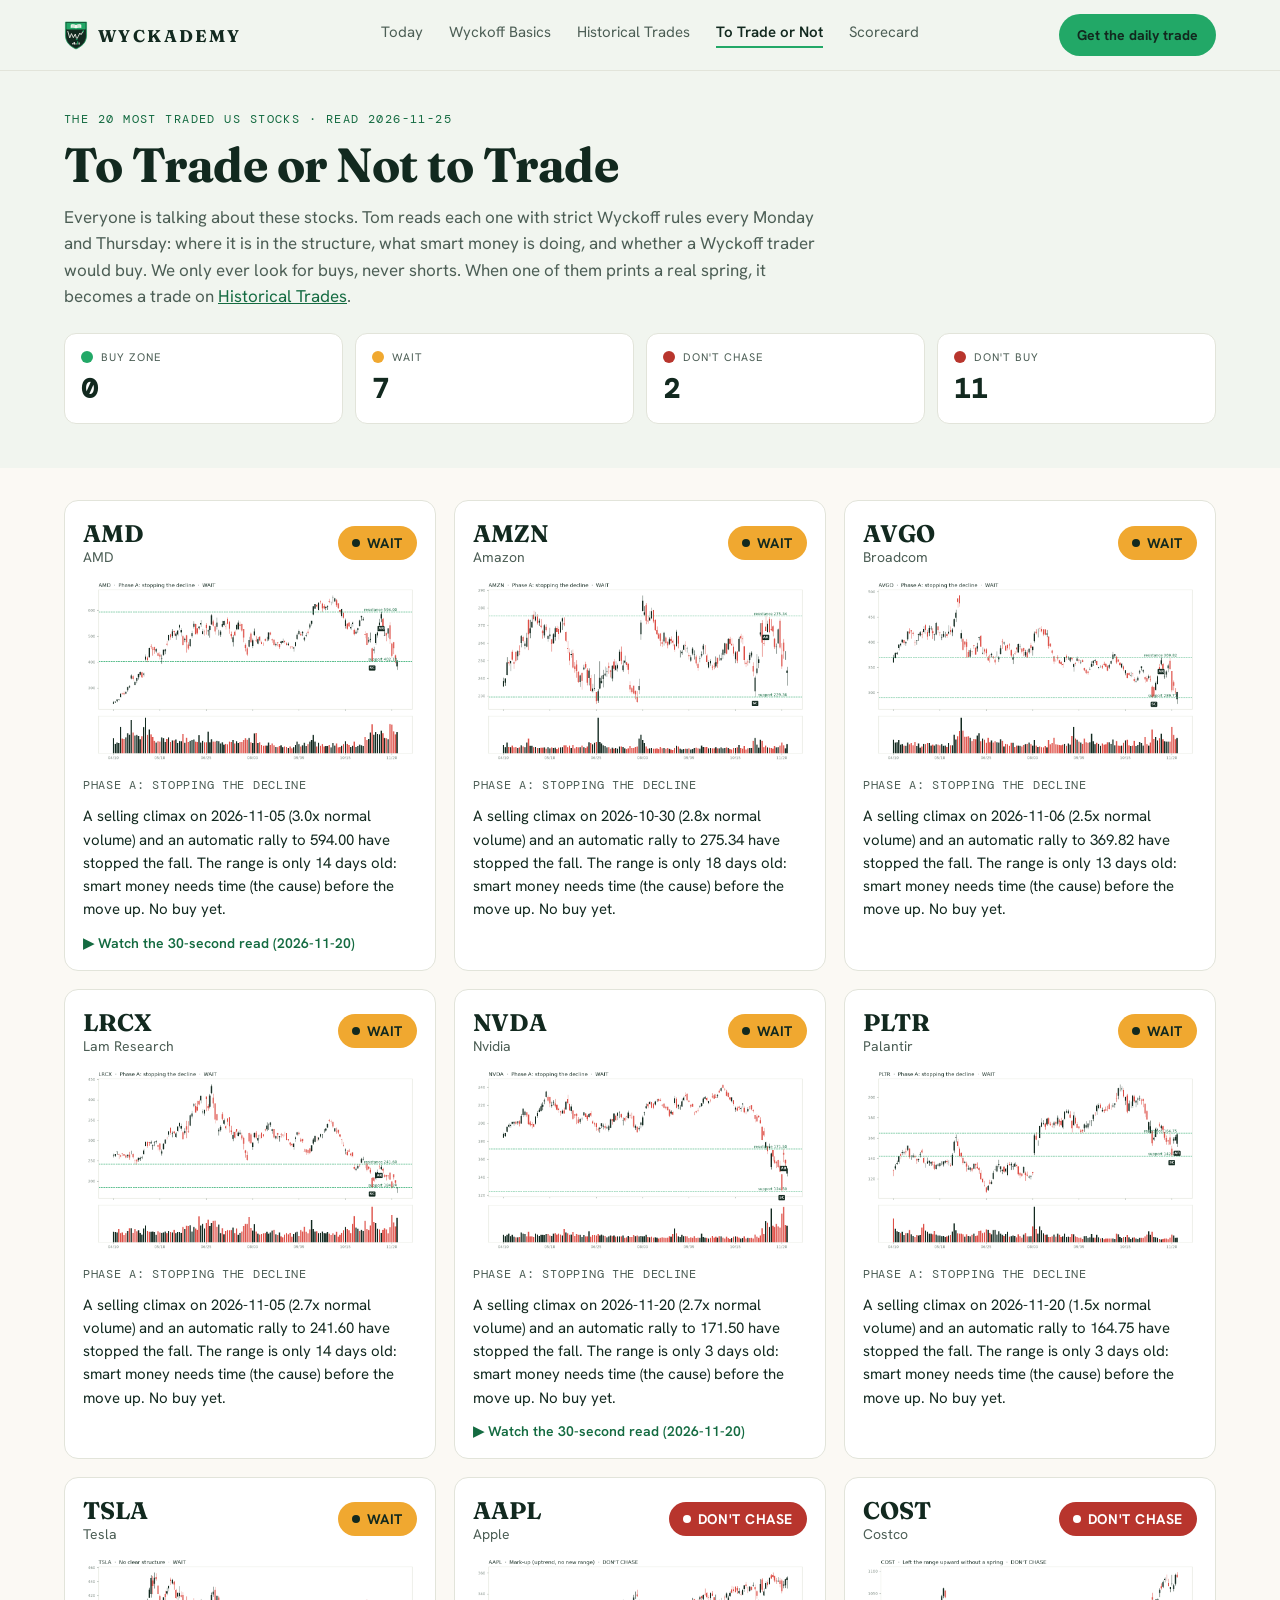
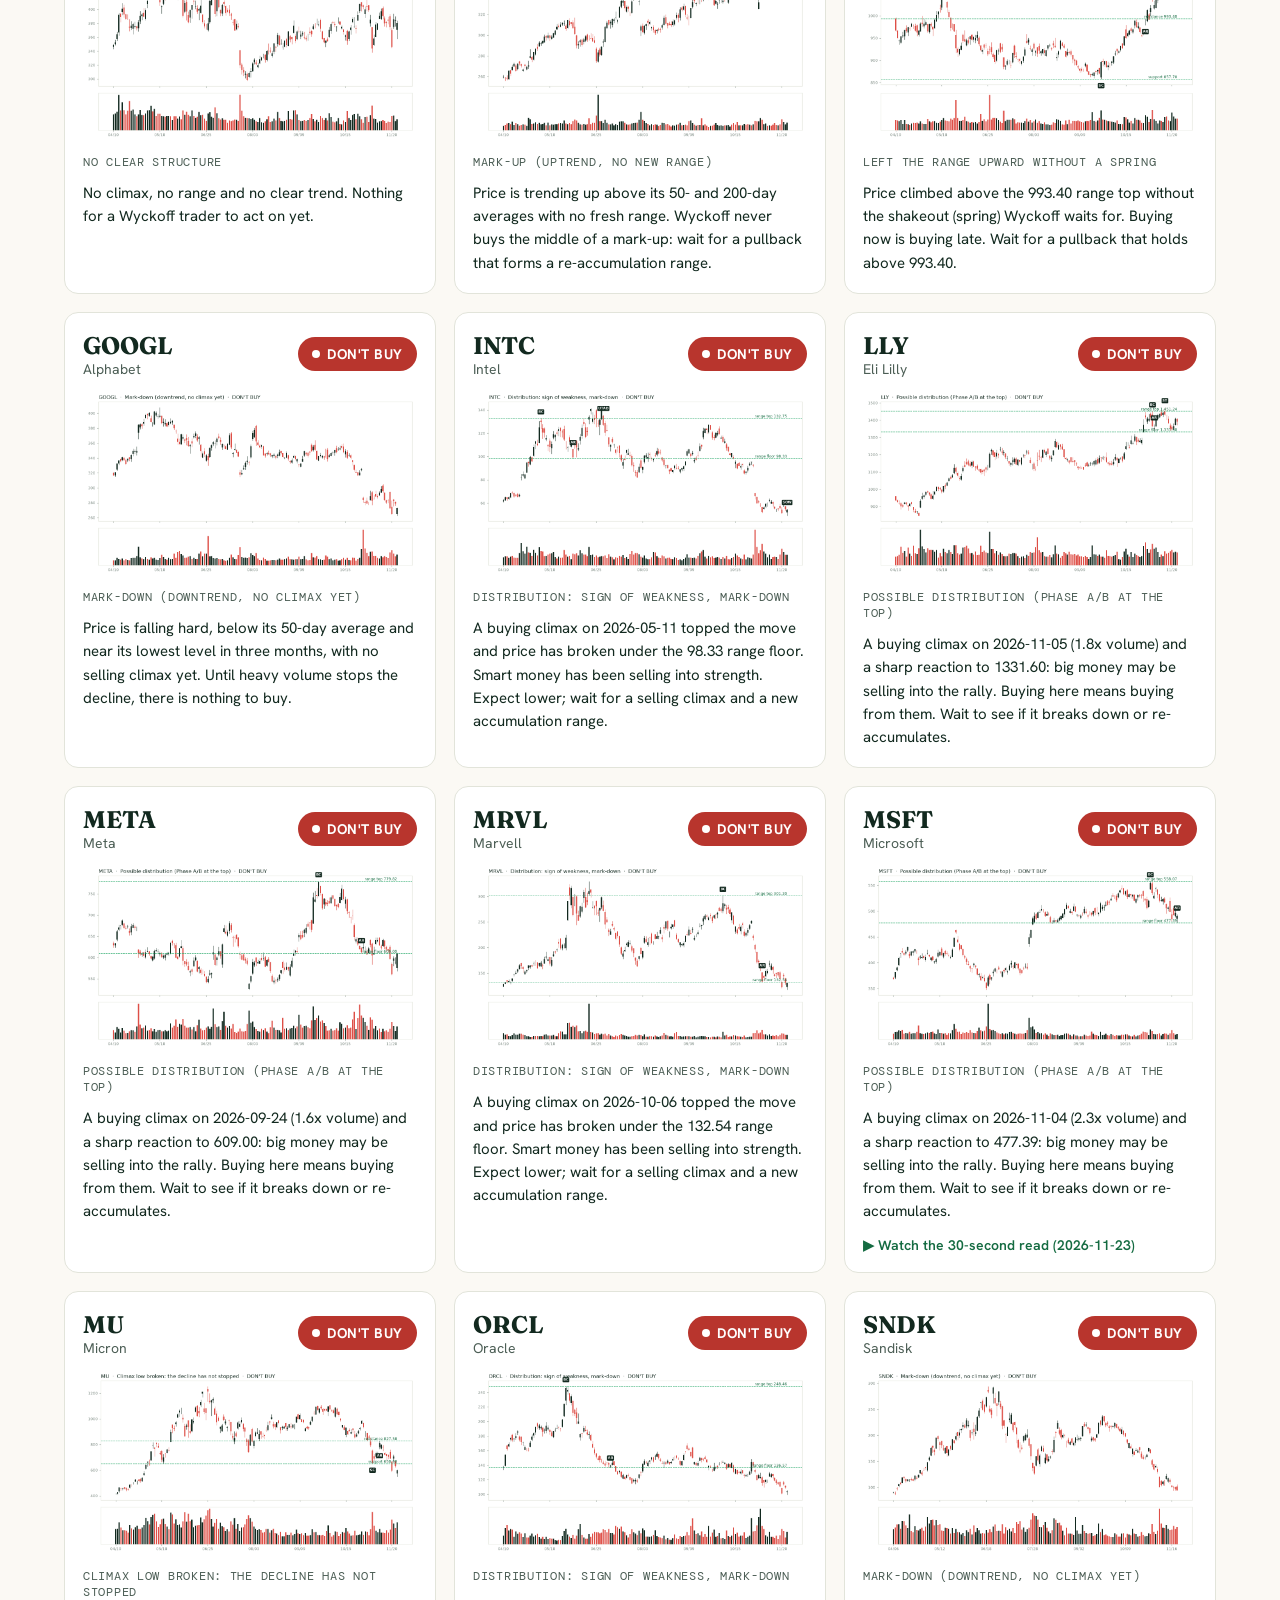
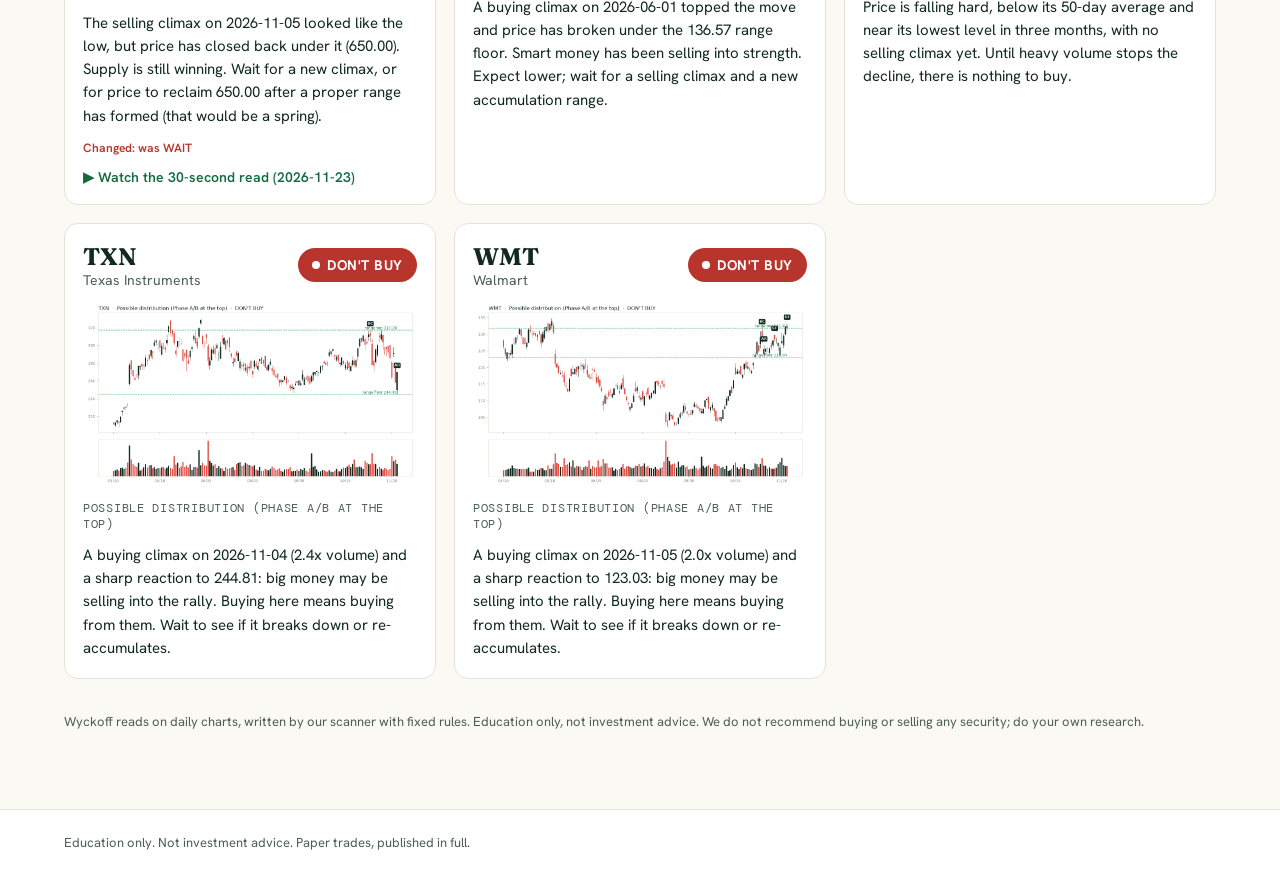
<file: trade-or-not/index.html>
<!doctype html>
<html lang="en">
<head>
<meta charset="utf-8">
<meta name="viewport" content="width=device-width, initial-scale=1">
<title>To Trade or Not to Trade: the 20 most traded stocks, read the Wyckoff way | Wyckademy</title>
<meta name="description" content="Wyckademy teaches the Wyckoff method on real US stocks: a daily scan, the chart, the plan written before the trade, and an honest scorecard. Education only, not investment advice.">
<meta property="og:title" content="To Trade or Not to Trade: the 20 most traded stocks, read the Wyckoff way | Wyckademy">
<meta property="og:description" content="Wyckademy teaches the Wyckoff method on real US stocks: a daily scan, the chart, the plan written before the trade, and an honest scorecard. Education only, not investment advice.">
<meta property="og:image" content="https://wyckademy.com/assets/og_card.png">
<link rel="icon" href="/assets/favicon.svg" type="image/svg+xml">
<link rel="apple-touch-icon" sizes="180x180" href="/assets/apple-touch-icon.png">
<meta name="twitter:card" content="summary_large_image">
<meta name="twitter:image" content="https://wyckademy.com/assets/og_card.png">
<link rel="preconnect" href="https://fonts.googleapis.com">
<link href="https://fonts.googleapis.com/css2?family=Fraunces:opsz,wght@9..144,500..700&amp;family=Hanken+Grotesk:wght@400;500;600;700&amp;family=DM+Mono:wght@400;500&amp;display=swap" rel="stylesheet">
<style>
body{margin:0;font-family:'Hanken Grotesk',Arial,sans-serif;color:#12291F;background:#FBF9F4}
a{color:#146B41}a:hover{color:#0F5A35}
</style>
<style>*{box-sizing:border-box}img{max-width:100%}</style>
<link rel="stylesheet" href="/assets/mobile.css">
</head>
<body>
<div style="width: 100%; background: #FBF9F4">

<header style="background: #F1F5EF; border-bottom: 1px solid #E2E4DA">
<nav aria-label="Main" style="max-width: 1200px; margin: 0 auto; padding: 14px 24px; display: flex; flex-wrap: wrap; align-items: center; gap: 20px">
<a href="/" style="display: flex; align-items: center; gap: 10px; text-decoration: none; color: #12291F">
<svg width="24" height="29" style="display: block" viewBox="0 0 200 240" aria-hidden="true"><path d="M12 8 H188 V118 C188 178 146 213 100 232 C54 213 12 178 12 118 Z" fill="#12291F" stroke="#22A867" stroke-width="6" stroke-linejoin="round"/><rect x="19" y="15" width="162" height="54" rx="3" fill="#22A867"/><path d="M100 32 C88 25 70 25 56 30 V58 C70 53 88 53 100 60 Z" fill="#FBF9F4"/><path d="M100 32 C112 25 130 25 144 30 V58 C130 53 112 53 100 60 Z" fill="#FBF9F4"/><path d="M64 37 C74 34 84 34 93 37 M107 37 C116 34 126 34 136 37" stroke="#22A867" stroke-width="1.6" fill="none"/><path d="M64 44 C74 41 84 41 93 44 M107 44 C116 41 126 41 136 44" stroke="#22A867" stroke-width="1.6" fill="none"/><path d="M64 51 C74 48 84 48 93 51 M107 51 C116 48 126 48 136 51" stroke="#22A867" stroke-width="1.6" fill="none"/><path d="M19 118 V75 H181 V118 C181 174 142 206 100 224 C58 206 19 174 19 118 Z" fill="none" stroke="#3A5747" stroke-width="1.3"/><line x1="30" y1="104" x2="172" y2="104" stroke="#3A5747" stroke-width="1.4" stroke-dasharray="3 3"/><line x1="30" y1="140" x2="172" y2="140" stroke="#3A5747" stroke-width="1.4" stroke-dasharray="3 3"/><polyline points="32,86 48,140 62,104 78,138 94,108 106,152 118,128 132,100 142,113 157,88" fill="none" stroke="#FBF9F4" stroke-width="7" stroke-linejoin="round" stroke-linecap="round"/><polygon points="165,74 148,84 165,94" fill="#22A867"/><circle cx="106" cy="152" r="8" fill="#22A867" stroke="#12291F" stroke-width="3"/><rect x="70" y="182" width="8" height="12" rx="2" fill="#FBF9F4"/><rect x="83" y="174" width="8" height="20" rx="2" fill="#FBF9F4"/><rect x="96" y="184" width="8" height="10" rx="2" fill="#FBF9F4"/><rect x="109" y="168" width="8" height="26" rx="2" fill="#22A867"/><rect x="122" y="178" width="8" height="16" rx="2" fill="#FBF9F4"/></svg>
<span style="font-family: 'Fraunces', sans-serif; font-weight: 700; letter-spacing: .14em; font-size: 17px">WYCKADEMY</span>
</a>
<div style="display: flex; flex-wrap: wrap; gap: 26px; flex-grow: 1; justify-content: center; font-size: 15px">
<a href="/" style="text-decoration: none; color: #4C5E55">Today</a>
<a href="/basics/" style="text-decoration: none; color: #4C5E55">Wyckoff Basics</a>
<a href="/trades/" style="text-decoration: none; color: #4C5E55">Historical Trades</a>
<a href="/trade-or-not/" style="text-decoration: none; color: #12291F; font-weight: 600; border-bottom: 2px solid #22A867; padding-bottom: 4px">To Trade or Not</a>
<a href="/#scorecard" style="text-decoration: none; color: #4C5E55">Scorecard</a>
</div>
<a href="/#signup" style="background: #22A867; color: #12291F; text-decoration: none; padding: 12px 18px; border-radius: 999px; font-size: 14px; font-weight: 700">Get the daily trade</a>
</nav>
</header>

<section style="background: #F1F5EF; color: #12291F">
<div style="max-width: 1200px; margin: 0 auto; padding: 40px 24px 44px; display: flex; flex-direction: column; gap: 24px">
<div>
<div style="font-family: 'DM Mono', monospace; font-size: 12px; letter-spacing: .12em; color: #146B41">THE 20 MOST TRADED US STOCKS · READ 2026-11-25</div>
<h1 style="margin: 8px 0 10px; font-family: 'Fraunces', sans-serif; font-size: 48px; letter-spacing: -.01em">To Trade or Not to Trade</h1>
<p style="margin: 0; color: #4C5E55; font-size: 17px; line-height: 1.55; max-width: 760px">Everyone is talking about these stocks. Tom reads each one with strict Wyckoff rules every Monday and Thursday: where it is in the structure, what smart money is doing, and whether a Wyckoff trader would buy. We only ever look for buys, never shorts. When one of them prints a real spring, it becomes a trade on <a href="/trades/" style="color: #146B41">Historical Trades</a>.</p>
</div>
<div style="display: grid; grid-template-columns: repeat(auto-fit, minmax(150px, 1fr)); gap: 12px"><div style="border: 1px solid #E2E4DA; border-radius: 12px; padding: 16px; background: #FFFFFF"><div style="font-size: 11px; letter-spacing: .1em; color: #4C5E55; display: flex; align-items: center; gap: 8px"><span style="width: 12px; height: 12px; border-radius: 50%; background: #22A867"></span>BUY ZONE</div><div style="font-family: 'DM Mono', monospace; font-size: 28px; font-weight: 600; margin-top: 6px">0</div></div><div style="border: 1px solid #E2E4DA; border-radius: 12px; padding: 16px; background: #FFFFFF"><div style="font-size: 11px; letter-spacing: .1em; color: #4C5E55; display: flex; align-items: center; gap: 8px"><span style="width: 12px; height: 12px; border-radius: 50%; background: #F0A830"></span>WAIT</div><div style="font-family: 'DM Mono', monospace; font-size: 28px; font-weight: 600; margin-top: 6px">7</div></div><div style="border: 1px solid #E2E4DA; border-radius: 12px; padding: 16px; background: #FFFFFF"><div style="font-size: 11px; letter-spacing: .1em; color: #4C5E55; display: flex; align-items: center; gap: 8px"><span style="width: 12px; height: 12px; border-radius: 50%; background: #B8352D"></span>DON&#x27;T CHASE</div><div style="font-family: 'DM Mono', monospace; font-size: 28px; font-weight: 600; margin-top: 6px">2</div></div><div style="border: 1px solid #E2E4DA; border-radius: 12px; padding: 16px; background: #FFFFFF"><div style="font-size: 11px; letter-spacing: .1em; color: #4C5E55; display: flex; align-items: center; gap: 8px"><span style="width: 12px; height: 12px; border-radius: 50%; background: #B8352D"></span>DON&#x27;T BUY</div><div style="font-family: 'DM Mono', monospace; font-size: 28px; font-weight: 600; margin-top: 6px">11</div></div></div>
</div>
</section>

<main style="max-width: 1200px; margin: 0 auto; padding: 32px 24px 64px; display: flex; flex-direction: column; gap: 20px">
<div style="display: grid; grid-template-columns: repeat(auto-fill, minmax(340px, 1fr)); gap: 18px"><article id="amd" style="background: #FFFFFF; border: 1px solid #E2E4DA; border-radius: 14px; padding: 18px; display: flex; flex-direction: column; gap: 12px">
<div style="display: flex; align-items: center; justify-content: space-between; gap: 10px; flex-wrap: wrap">
<div><div style="font-family: 'Fraunces', sans-serif; font-size: 24px; font-weight: 700">AMD</div><div style="color: #4C5E55; font-size: 14px">AMD</div></div>
<span style="background: #F0A830; color: #12291F; border-radius: 999px; padding: 8px 14px; font-weight: 700; font-size: 14px; letter-spacing: .04em"><span data-lamp style="display: inline-block; width: 8px; height: 8px; border-radius: 50%; background: currentColor; margin-right: 7px; vertical-align: 1px"></span>WAIT</span>
</div>
<img src="/assets/watch/AMD.png" alt="AMD daily chart with Tom's Wyckoff milestones" loading="lazy" style="width: 100%; display: block; border-radius: 10px; background: #F1F5EF">
<div style="font-family: 'DM Mono', monospace; font-size: 12px; letter-spacing: .06em; color: #4C5E55">PHASE A: STOPPING THE DECLINE</div>
<p style="margin: 0; font-size: 15px; line-height: 1.55">A selling climax on 2026-11-05 (3.0x normal volume) and an automatic rally to 594.00 have stopped the fall. The range is only 14 days old: smart money needs time (the cause) before the move up. No buy yet.</p>
<a href="https://www.youtube.com/shorts/TFL9douH6Cc" rel="noopener" target="_blank" style="display: inline-flex; align-items: center; gap: 8px; font-weight: 600; font-size: 14px; text-decoration: none">▶ Watch the 30-second read (2026-11-20)</a>
</article><article id="amzn" style="background: #FFFFFF; border: 1px solid #E2E4DA; border-radius: 14px; padding: 18px; display: flex; flex-direction: column; gap: 12px">
<div style="display: flex; align-items: center; justify-content: space-between; gap: 10px; flex-wrap: wrap">
<div><div style="font-family: 'Fraunces', sans-serif; font-size: 24px; font-weight: 700">AMZN</div><div style="color: #4C5E55; font-size: 14px">Amazon</div></div>
<span style="background: #F0A830; color: #12291F; border-radius: 999px; padding: 8px 14px; font-weight: 700; font-size: 14px; letter-spacing: .04em"><span data-lamp style="display: inline-block; width: 8px; height: 8px; border-radius: 50%; background: currentColor; margin-right: 7px; vertical-align: 1px"></span>WAIT</span>
</div>
<img src="/assets/watch/AMZN.png" alt="AMZN daily chart with Tom's Wyckoff milestones" loading="lazy" style="width: 100%; display: block; border-radius: 10px; background: #F1F5EF">
<div style="font-family: 'DM Mono', monospace; font-size: 12px; letter-spacing: .06em; color: #4C5E55">PHASE A: STOPPING THE DECLINE</div>
<p style="margin: 0; font-size: 15px; line-height: 1.55">A selling climax on 2026-10-30 (2.8x normal volume) and an automatic rally to 275.34 have stopped the fall. The range is only 18 days old: smart money needs time (the cause) before the move up. No buy yet.</p>

</article><article id="avgo" style="background: #FFFFFF; border: 1px solid #E2E4DA; border-radius: 14px; padding: 18px; display: flex; flex-direction: column; gap: 12px">
<div style="display: flex; align-items: center; justify-content: space-between; gap: 10px; flex-wrap: wrap">
<div><div style="font-family: 'Fraunces', sans-serif; font-size: 24px; font-weight: 700">AVGO</div><div style="color: #4C5E55; font-size: 14px">Broadcom</div></div>
<span style="background: #F0A830; color: #12291F; border-radius: 999px; padding: 8px 14px; font-weight: 700; font-size: 14px; letter-spacing: .04em"><span data-lamp style="display: inline-block; width: 8px; height: 8px; border-radius: 50%; background: currentColor; margin-right: 7px; vertical-align: 1px"></span>WAIT</span>
</div>
<img src="/assets/watch/AVGO.png" alt="AVGO daily chart with Tom's Wyckoff milestones" loading="lazy" style="width: 100%; display: block; border-radius: 10px; background: #F1F5EF">
<div style="font-family: 'DM Mono', monospace; font-size: 12px; letter-spacing: .06em; color: #4C5E55">PHASE A: STOPPING THE DECLINE</div>
<p style="margin: 0; font-size: 15px; line-height: 1.55">A selling climax on 2026-11-06 (2.5x normal volume) and an automatic rally to 369.82 have stopped the fall. The range is only 13 days old: smart money needs time (the cause) before the move up. No buy yet.</p>

</article><article id="lrcx" style="background: #FFFFFF; border: 1px solid #E2E4DA; border-radius: 14px; padding: 18px; display: flex; flex-direction: column; gap: 12px">
<div style="display: flex; align-items: center; justify-content: space-between; gap: 10px; flex-wrap: wrap">
<div><div style="font-family: 'Fraunces', sans-serif; font-size: 24px; font-weight: 700">LRCX</div><div style="color: #4C5E55; font-size: 14px">Lam Research</div></div>
<span style="background: #F0A830; color: #12291F; border-radius: 999px; padding: 8px 14px; font-weight: 700; font-size: 14px; letter-spacing: .04em"><span data-lamp style="display: inline-block; width: 8px; height: 8px; border-radius: 50%; background: currentColor; margin-right: 7px; vertical-align: 1px"></span>WAIT</span>
</div>
<img src="/assets/watch/LRCX.png" alt="LRCX daily chart with Tom's Wyckoff milestones" loading="lazy" style="width: 100%; display: block; border-radius: 10px; background: #F1F5EF">
<div style="font-family: 'DM Mono', monospace; font-size: 12px; letter-spacing: .06em; color: #4C5E55">PHASE A: STOPPING THE DECLINE</div>
<p style="margin: 0; font-size: 15px; line-height: 1.55">A selling climax on 2026-11-05 (2.7x normal volume) and an automatic rally to 241.60 have stopped the fall. The range is only 14 days old: smart money needs time (the cause) before the move up. No buy yet.</p>

</article><article id="nvda" style="background: #FFFFFF; border: 1px solid #E2E4DA; border-radius: 14px; padding: 18px; display: flex; flex-direction: column; gap: 12px">
<div style="display: flex; align-items: center; justify-content: space-between; gap: 10px; flex-wrap: wrap">
<div><div style="font-family: 'Fraunces', sans-serif; font-size: 24px; font-weight: 700">NVDA</div><div style="color: #4C5E55; font-size: 14px">Nvidia</div></div>
<span style="background: #F0A830; color: #12291F; border-radius: 999px; padding: 8px 14px; font-weight: 700; font-size: 14px; letter-spacing: .04em"><span data-lamp style="display: inline-block; width: 8px; height: 8px; border-radius: 50%; background: currentColor; margin-right: 7px; vertical-align: 1px"></span>WAIT</span>
</div>
<img src="/assets/watch/NVDA.png" alt="NVDA daily chart with Tom's Wyckoff milestones" loading="lazy" style="width: 100%; display: block; border-radius: 10px; background: #F1F5EF">
<div style="font-family: 'DM Mono', monospace; font-size: 12px; letter-spacing: .06em; color: #4C5E55">PHASE A: STOPPING THE DECLINE</div>
<p style="margin: 0; font-size: 15px; line-height: 1.55">A selling climax on 2026-11-20 (2.7x normal volume) and an automatic rally to 171.50 have stopped the fall. The range is only 3 days old: smart money needs time (the cause) before the move up. No buy yet.</p>
<a href="https://www.youtube.com/shorts/xXtS1Jz_QDk" rel="noopener" target="_blank" style="display: inline-flex; align-items: center; gap: 8px; font-weight: 600; font-size: 14px; text-decoration: none">▶ Watch the 30-second read (2026-11-20)</a>
</article><article id="pltr" style="background: #FFFFFF; border: 1px solid #E2E4DA; border-radius: 14px; padding: 18px; display: flex; flex-direction: column; gap: 12px">
<div style="display: flex; align-items: center; justify-content: space-between; gap: 10px; flex-wrap: wrap">
<div><div style="font-family: 'Fraunces', sans-serif; font-size: 24px; font-weight: 700">PLTR</div><div style="color: #4C5E55; font-size: 14px">Palantir</div></div>
<span style="background: #F0A830; color: #12291F; border-radius: 999px; padding: 8px 14px; font-weight: 700; font-size: 14px; letter-spacing: .04em"><span data-lamp style="display: inline-block; width: 8px; height: 8px; border-radius: 50%; background: currentColor; margin-right: 7px; vertical-align: 1px"></span>WAIT</span>
</div>
<img src="/assets/watch/PLTR.png" alt="PLTR daily chart with Tom's Wyckoff milestones" loading="lazy" style="width: 100%; display: block; border-radius: 10px; background: #F1F5EF">
<div style="font-family: 'DM Mono', monospace; font-size: 12px; letter-spacing: .06em; color: #4C5E55">PHASE A: STOPPING THE DECLINE</div>
<p style="margin: 0; font-size: 15px; line-height: 1.55">A selling climax on 2026-11-20 (1.5x normal volume) and an automatic rally to 164.75 have stopped the fall. The range is only 3 days old: smart money needs time (the cause) before the move up. No buy yet.</p>

</article><article id="tsla" style="background: #FFFFFF; border: 1px solid #E2E4DA; border-radius: 14px; padding: 18px; display: flex; flex-direction: column; gap: 12px">
<div style="display: flex; align-items: center; justify-content: space-between; gap: 10px; flex-wrap: wrap">
<div><div style="font-family: 'Fraunces', sans-serif; font-size: 24px; font-weight: 700">TSLA</div><div style="color: #4C5E55; font-size: 14px">Tesla</div></div>
<span style="background: #F0A830; color: #12291F; border-radius: 999px; padding: 8px 14px; font-weight: 700; font-size: 14px; letter-spacing: .04em"><span data-lamp style="display: inline-block; width: 8px; height: 8px; border-radius: 50%; background: currentColor; margin-right: 7px; vertical-align: 1px"></span>WAIT</span>
</div>
<img src="/assets/watch/TSLA.png" alt="TSLA daily chart with Tom's Wyckoff milestones" loading="lazy" style="width: 100%; display: block; border-radius: 10px; background: #F1F5EF">
<div style="font-family: 'DM Mono', monospace; font-size: 12px; letter-spacing: .06em; color: #4C5E55">NO CLEAR STRUCTURE</div>
<p style="margin: 0; font-size: 15px; line-height: 1.55">No climax, no range and no clear trend. Nothing for a Wyckoff trader to act on yet.</p>

</article><article id="aapl" style="background: #FFFFFF; border: 1px solid #E2E4DA; border-radius: 14px; padding: 18px; display: flex; flex-direction: column; gap: 12px">
<div style="display: flex; align-items: center; justify-content: space-between; gap: 10px; flex-wrap: wrap">
<div><div style="font-family: 'Fraunces', sans-serif; font-size: 24px; font-weight: 700">AAPL</div><div style="color: #4C5E55; font-size: 14px">Apple</div></div>
<span style="background: #B8352D; color: #FFFFFF; border-radius: 999px; padding: 8px 14px; font-weight: 700; font-size: 14px; letter-spacing: .04em"><span data-lamp style="display: inline-block; width: 8px; height: 8px; border-radius: 50%; background: currentColor; margin-right: 7px; vertical-align: 1px"></span>DON&#x27;T CHASE</span>
</div>
<img src="/assets/watch/AAPL.png" alt="AAPL daily chart with Tom's Wyckoff milestones" loading="lazy" style="width: 100%; display: block; border-radius: 10px; background: #F1F5EF">
<div style="font-family: 'DM Mono', monospace; font-size: 12px; letter-spacing: .06em; color: #4C5E55">MARK-UP (UPTREND, NO NEW RANGE)</div>
<p style="margin: 0; font-size: 15px; line-height: 1.55">Price is trending up above its 50- and 200-day averages with no fresh range. Wyckoff never buys the middle of a mark-up: wait for a pullback that forms a re-accumulation range.</p>

</article><article id="cost" style="background: #FFFFFF; border: 1px solid #E2E4DA; border-radius: 14px; padding: 18px; display: flex; flex-direction: column; gap: 12px">
<div style="display: flex; align-items: center; justify-content: space-between; gap: 10px; flex-wrap: wrap">
<div><div style="font-family: 'Fraunces', sans-serif; font-size: 24px; font-weight: 700">COST</div><div style="color: #4C5E55; font-size: 14px">Costco</div></div>
<span style="background: #B8352D; color: #FFFFFF; border-radius: 999px; padding: 8px 14px; font-weight: 700; font-size: 14px; letter-spacing: .04em"><span data-lamp style="display: inline-block; width: 8px; height: 8px; border-radius: 50%; background: currentColor; margin-right: 7px; vertical-align: 1px"></span>DON&#x27;T CHASE</span>
</div>
<img src="/assets/watch/COST.png" alt="COST daily chart with Tom's Wyckoff milestones" loading="lazy" style="width: 100%; display: block; border-radius: 10px; background: #F1F5EF">
<div style="font-family: 'DM Mono', monospace; font-size: 12px; letter-spacing: .06em; color: #4C5E55">LEFT THE RANGE UPWARD WITHOUT A SPRING</div>
<p style="margin: 0; font-size: 15px; line-height: 1.55">Price climbed above the 993.40 range top without the shakeout (spring) Wyckoff waits for. Buying now is buying late. Wait for a pullback that holds above 993.40.</p>

</article><article id="googl" style="background: #FFFFFF; border: 1px solid #E2E4DA; border-radius: 14px; padding: 18px; display: flex; flex-direction: column; gap: 12px">
<div style="display: flex; align-items: center; justify-content: space-between; gap: 10px; flex-wrap: wrap">
<div><div style="font-family: 'Fraunces', sans-serif; font-size: 24px; font-weight: 700">GOOGL</div><div style="color: #4C5E55; font-size: 14px">Alphabet</div></div>
<span style="background: #B8352D; color: #FFFFFF; border-radius: 999px; padding: 8px 14px; font-weight: 700; font-size: 14px; letter-spacing: .04em"><span data-lamp style="display: inline-block; width: 8px; height: 8px; border-radius: 50%; background: currentColor; margin-right: 7px; vertical-align: 1px"></span>DON&#x27;T BUY</span>
</div>
<img src="/assets/watch/GOOGL.png" alt="GOOGL daily chart with Tom's Wyckoff milestones" loading="lazy" style="width: 100%; display: block; border-radius: 10px; background: #F1F5EF">
<div style="font-family: 'DM Mono', monospace; font-size: 12px; letter-spacing: .06em; color: #4C5E55">MARK-DOWN (DOWNTREND, NO CLIMAX YET)</div>
<p style="margin: 0; font-size: 15px; line-height: 1.55">Price is falling hard, below its 50-day average and near its lowest level in three months, with no selling climax yet. Until heavy volume stops the decline, there is nothing to buy.</p>

</article><article id="intc" style="background: #FFFFFF; border: 1px solid #E2E4DA; border-radius: 14px; padding: 18px; display: flex; flex-direction: column; gap: 12px">
<div style="display: flex; align-items: center; justify-content: space-between; gap: 10px; flex-wrap: wrap">
<div><div style="font-family: 'Fraunces', sans-serif; font-size: 24px; font-weight: 700">INTC</div><div style="color: #4C5E55; font-size: 14px">Intel</div></div>
<span style="background: #B8352D; color: #FFFFFF; border-radius: 999px; padding: 8px 14px; font-weight: 700; font-size: 14px; letter-spacing: .04em"><span data-lamp style="display: inline-block; width: 8px; height: 8px; border-radius: 50%; background: currentColor; margin-right: 7px; vertical-align: 1px"></span>DON&#x27;T BUY</span>
</div>
<img src="/assets/watch/INTC.png" alt="INTC daily chart with Tom's Wyckoff milestones" loading="lazy" style="width: 100%; display: block; border-radius: 10px; background: #F1F5EF">
<div style="font-family: 'DM Mono', monospace; font-size: 12px; letter-spacing: .06em; color: #4C5E55">DISTRIBUTION: SIGN OF WEAKNESS, MARK-DOWN</div>
<p style="margin: 0; font-size: 15px; line-height: 1.55">A buying climax on 2026-05-11 topped the move and price has broken under the 98.33 range floor. Smart money has been selling into strength. Expect lower; wait for a selling climax and a new accumulation range.</p>

</article><article id="lly" style="background: #FFFFFF; border: 1px solid #E2E4DA; border-radius: 14px; padding: 18px; display: flex; flex-direction: column; gap: 12px">
<div style="display: flex; align-items: center; justify-content: space-between; gap: 10px; flex-wrap: wrap">
<div><div style="font-family: 'Fraunces', sans-serif; font-size: 24px; font-weight: 700">LLY</div><div style="color: #4C5E55; font-size: 14px">Eli Lilly</div></div>
<span style="background: #B8352D; color: #FFFFFF; border-radius: 999px; padding: 8px 14px; font-weight: 700; font-size: 14px; letter-spacing: .04em"><span data-lamp style="display: inline-block; width: 8px; height: 8px; border-radius: 50%; background: currentColor; margin-right: 7px; vertical-align: 1px"></span>DON&#x27;T BUY</span>
</div>
<img src="/assets/watch/LLY.png" alt="LLY daily chart with Tom's Wyckoff milestones" loading="lazy" style="width: 100%; display: block; border-radius: 10px; background: #F1F5EF">
<div style="font-family: 'DM Mono', monospace; font-size: 12px; letter-spacing: .06em; color: #4C5E55">POSSIBLE DISTRIBUTION (PHASE A/B AT THE TOP)</div>
<p style="margin: 0; font-size: 15px; line-height: 1.55">A buying climax on 2026-11-05 (1.8x volume) and a sharp reaction to 1331.60: big money may be selling into the rally. Buying here means buying from them. Wait to see if it breaks down or re-accumulates.</p>

</article><article id="meta" style="background: #FFFFFF; border: 1px solid #E2E4DA; border-radius: 14px; padding: 18px; display: flex; flex-direction: column; gap: 12px">
<div style="display: flex; align-items: center; justify-content: space-between; gap: 10px; flex-wrap: wrap">
<div><div style="font-family: 'Fraunces', sans-serif; font-size: 24px; font-weight: 700">META</div><div style="color: #4C5E55; font-size: 14px">Meta</div></div>
<span style="background: #B8352D; color: #FFFFFF; border-radius: 999px; padding: 8px 14px; font-weight: 700; font-size: 14px; letter-spacing: .04em"><span data-lamp style="display: inline-block; width: 8px; height: 8px; border-radius: 50%; background: currentColor; margin-right: 7px; vertical-align: 1px"></span>DON&#x27;T BUY</span>
</div>
<img src="/assets/watch/META.png" alt="META daily chart with Tom's Wyckoff milestones" loading="lazy" style="width: 100%; display: block; border-radius: 10px; background: #F1F5EF">
<div style="font-family: 'DM Mono', monospace; font-size: 12px; letter-spacing: .06em; color: #4C5E55">POSSIBLE DISTRIBUTION (PHASE A/B AT THE TOP)</div>
<p style="margin: 0; font-size: 15px; line-height: 1.55">A buying climax on 2026-09-24 (1.6x volume) and a sharp reaction to 609.00: big money may be selling into the rally. Buying here means buying from them. Wait to see if it breaks down or re-accumulates.</p>

</article><article id="mrvl" style="background: #FFFFFF; border: 1px solid #E2E4DA; border-radius: 14px; padding: 18px; display: flex; flex-direction: column; gap: 12px">
<div style="display: flex; align-items: center; justify-content: space-between; gap: 10px; flex-wrap: wrap">
<div><div style="font-family: 'Fraunces', sans-serif; font-size: 24px; font-weight: 700">MRVL</div><div style="color: #4C5E55; font-size: 14px">Marvell</div></div>
<span style="background: #B8352D; color: #FFFFFF; border-radius: 999px; padding: 8px 14px; font-weight: 700; font-size: 14px; letter-spacing: .04em"><span data-lamp style="display: inline-block; width: 8px; height: 8px; border-radius: 50%; background: currentColor; margin-right: 7px; vertical-align: 1px"></span>DON&#x27;T BUY</span>
</div>
<img src="/assets/watch/MRVL.png" alt="MRVL daily chart with Tom's Wyckoff milestones" loading="lazy" style="width: 100%; display: block; border-radius: 10px; background: #F1F5EF">
<div style="font-family: 'DM Mono', monospace; font-size: 12px; letter-spacing: .06em; color: #4C5E55">DISTRIBUTION: SIGN OF WEAKNESS, MARK-DOWN</div>
<p style="margin: 0; font-size: 15px; line-height: 1.55">A buying climax on 2026-10-06 topped the move and price has broken under the 132.54 range floor. Smart money has been selling into strength. Expect lower; wait for a selling climax and a new accumulation range.</p>

</article><article id="msft" style="background: #FFFFFF; border: 1px solid #E2E4DA; border-radius: 14px; padding: 18px; display: flex; flex-direction: column; gap: 12px">
<div style="display: flex; align-items: center; justify-content: space-between; gap: 10px; flex-wrap: wrap">
<div><div style="font-family: 'Fraunces', sans-serif; font-size: 24px; font-weight: 700">MSFT</div><div style="color: #4C5E55; font-size: 14px">Microsoft</div></div>
<span style="background: #B8352D; color: #FFFFFF; border-radius: 999px; padding: 8px 14px; font-weight: 700; font-size: 14px; letter-spacing: .04em"><span data-lamp style="display: inline-block; width: 8px; height: 8px; border-radius: 50%; background: currentColor; margin-right: 7px; vertical-align: 1px"></span>DON&#x27;T BUY</span>
</div>
<img src="/assets/watch/MSFT.png" alt="MSFT daily chart with Tom's Wyckoff milestones" loading="lazy" style="width: 100%; display: block; border-radius: 10px; background: #F1F5EF">
<div style="font-family: 'DM Mono', monospace; font-size: 12px; letter-spacing: .06em; color: #4C5E55">POSSIBLE DISTRIBUTION (PHASE A/B AT THE TOP)</div>
<p style="margin: 0; font-size: 15px; line-height: 1.55">A buying climax on 2026-11-04 (2.3x volume) and a sharp reaction to 477.39: big money may be selling into the rally. Buying here means buying from them. Wait to see if it breaks down or re-accumulates.</p>
<a href="https://www.youtube.com/shorts/PQmL2fCHtfI" rel="noopener" target="_blank" style="display: inline-flex; align-items: center; gap: 8px; font-weight: 600; font-size: 14px; text-decoration: none">▶ Watch the 30-second read (2026-11-23)</a>
</article><article id="mu" style="background: #FFFFFF; border: 1px solid #E2E4DA; border-radius: 14px; padding: 18px; display: flex; flex-direction: column; gap: 12px">
<div style="display: flex; align-items: center; justify-content: space-between; gap: 10px; flex-wrap: wrap">
<div><div style="font-family: 'Fraunces', sans-serif; font-size: 24px; font-weight: 700">MU</div><div style="color: #4C5E55; font-size: 14px">Micron</div></div>
<span style="background: #B8352D; color: #FFFFFF; border-radius: 999px; padding: 8px 14px; font-weight: 700; font-size: 14px; letter-spacing: .04em"><span data-lamp style="display: inline-block; width: 8px; height: 8px; border-radius: 50%; background: currentColor; margin-right: 7px; vertical-align: 1px"></span>DON&#x27;T BUY</span>
</div>
<img src="/assets/watch/MU.png" alt="MU daily chart with Tom's Wyckoff milestones" loading="lazy" style="width: 100%; display: block; border-radius: 10px; background: #F1F5EF">
<div style="font-family: 'DM Mono', monospace; font-size: 12px; letter-spacing: .06em; color: #4C5E55">CLIMAX LOW BROKEN: THE DECLINE HAS NOT STOPPED</div>
<p style="margin: 0; font-size: 15px; line-height: 1.55">The selling climax on 2026-11-05 looked like the low, but price has closed back under it (650.00). Supply is still winning. Wait for a new climax, or for price to reclaim 650.00 after a proper range has formed (that would be a spring).</p>
<span style="font-size: 12px; color: #B8352D; font-weight: 600">Changed: was WAIT</span><a href="https://www.youtube.com/shorts/eg0Rl92Gbkw" rel="noopener" target="_blank" style="display: inline-flex; align-items: center; gap: 8px; font-weight: 600; font-size: 14px; text-decoration: none">▶ Watch the 30-second read (2026-11-23)</a>
</article><article id="orcl" style="background: #FFFFFF; border: 1px solid #E2E4DA; border-radius: 14px; padding: 18px; display: flex; flex-direction: column; gap: 12px">
<div style="display: flex; align-items: center; justify-content: space-between; gap: 10px; flex-wrap: wrap">
<div><div style="font-family: 'Fraunces', sans-serif; font-size: 24px; font-weight: 700">ORCL</div><div style="color: #4C5E55; font-size: 14px">Oracle</div></div>
<span style="background: #B8352D; color: #FFFFFF; border-radius: 999px; padding: 8px 14px; font-weight: 700; font-size: 14px; letter-spacing: .04em"><span data-lamp style="display: inline-block; width: 8px; height: 8px; border-radius: 50%; background: currentColor; margin-right: 7px; vertical-align: 1px"></span>DON&#x27;T BUY</span>
</div>
<img src="/assets/watch/ORCL.png" alt="ORCL daily chart with Tom's Wyckoff milestones" loading="lazy" style="width: 100%; display: block; border-radius: 10px; background: #F1F5EF">
<div style="font-family: 'DM Mono', monospace; font-size: 12px; letter-spacing: .06em; color: #4C5E55">DISTRIBUTION: SIGN OF WEAKNESS, MARK-DOWN</div>
<p style="margin: 0; font-size: 15px; line-height: 1.55">A buying climax on 2026-06-01 topped the move and price has broken under the 136.57 range floor. Smart money has been selling into strength. Expect lower; wait for a selling climax and a new accumulation range.</p>

</article><article id="sndk" style="background: #FFFFFF; border: 1px solid #E2E4DA; border-radius: 14px; padding: 18px; display: flex; flex-direction: column; gap: 12px">
<div style="display: flex; align-items: center; justify-content: space-between; gap: 10px; flex-wrap: wrap">
<div><div style="font-family: 'Fraunces', sans-serif; font-size: 24px; font-weight: 700">SNDK</div><div style="color: #4C5E55; font-size: 14px">Sandisk</div></div>
<span style="background: #B8352D; color: #FFFFFF; border-radius: 999px; padding: 8px 14px; font-weight: 700; font-size: 14px; letter-spacing: .04em"><span data-lamp style="display: inline-block; width: 8px; height: 8px; border-radius: 50%; background: currentColor; margin-right: 7px; vertical-align: 1px"></span>DON&#x27;T BUY</span>
</div>
<img src="/assets/watch/SNDK.png" alt="SNDK daily chart with Tom's Wyckoff milestones" loading="lazy" style="width: 100%; display: block; border-radius: 10px; background: #F1F5EF">
<div style="font-family: 'DM Mono', monospace; font-size: 12px; letter-spacing: .06em; color: #4C5E55">MARK-DOWN (DOWNTREND, NO CLIMAX YET)</div>
<p style="margin: 0; font-size: 15px; line-height: 1.55">Price is falling hard, below its 50-day average and near its lowest level in three months, with no selling climax yet. Until heavy volume stops the decline, there is nothing to buy.</p>

</article><article id="txn" style="background: #FFFFFF; border: 1px solid #E2E4DA; border-radius: 14px; padding: 18px; display: flex; flex-direction: column; gap: 12px">
<div style="display: flex; align-items: center; justify-content: space-between; gap: 10px; flex-wrap: wrap">
<div><div style="font-family: 'Fraunces', sans-serif; font-size: 24px; font-weight: 700">TXN</div><div style="color: #4C5E55; font-size: 14px">Texas Instruments</div></div>
<span style="background: #B8352D; color: #FFFFFF; border-radius: 999px; padding: 8px 14px; font-weight: 700; font-size: 14px; letter-spacing: .04em"><span data-lamp style="display: inline-block; width: 8px; height: 8px; border-radius: 50%; background: currentColor; margin-right: 7px; vertical-align: 1px"></span>DON&#x27;T BUY</span>
</div>
<img src="/assets/watch/TXN.png" alt="TXN daily chart with Tom's Wyckoff milestones" loading="lazy" style="width: 100%; display: block; border-radius: 10px; background: #F1F5EF">
<div style="font-family: 'DM Mono', monospace; font-size: 12px; letter-spacing: .06em; color: #4C5E55">POSSIBLE DISTRIBUTION (PHASE A/B AT THE TOP)</div>
<p style="margin: 0; font-size: 15px; line-height: 1.55">A buying climax on 2026-11-04 (2.4x volume) and a sharp reaction to 244.81: big money may be selling into the rally. Buying here means buying from them. Wait to see if it breaks down or re-accumulates.</p>

</article><article id="wmt" style="background: #FFFFFF; border: 1px solid #E2E4DA; border-radius: 14px; padding: 18px; display: flex; flex-direction: column; gap: 12px">
<div style="display: flex; align-items: center; justify-content: space-between; gap: 10px; flex-wrap: wrap">
<div><div style="font-family: 'Fraunces', sans-serif; font-size: 24px; font-weight: 700">WMT</div><div style="color: #4C5E55; font-size: 14px">Walmart</div></div>
<span style="background: #B8352D; color: #FFFFFF; border-radius: 999px; padding: 8px 14px; font-weight: 700; font-size: 14px; letter-spacing: .04em"><span data-lamp style="display: inline-block; width: 8px; height: 8px; border-radius: 50%; background: currentColor; margin-right: 7px; vertical-align: 1px"></span>DON&#x27;T BUY</span>
</div>
<img src="/assets/watch/WMT.png" alt="WMT daily chart with Tom's Wyckoff milestones" loading="lazy" style="width: 100%; display: block; border-radius: 10px; background: #F1F5EF">
<div style="font-family: 'DM Mono', monospace; font-size: 12px; letter-spacing: .06em; color: #4C5E55">POSSIBLE DISTRIBUTION (PHASE A/B AT THE TOP)</div>
<p style="margin: 0; font-size: 15px; line-height: 1.55">A buying climax on 2026-11-05 (2.0x volume) and a sharp reaction to 123.03: big money may be selling into the rally. Buying here means buying from them. Wait to see if it breaks down or re-accumulates.</p>

</article></div><p style="color: #4C5E55; font-size: 13px; line-height: 1.5">Wyckoff reads on daily charts, written by our scanner with fixed rules. Education only, not investment advice. We do not recommend buying or selling any security; do your own research.</p>
</main>

<footer style="background: #FFFFFF; border-top: 1px solid #E2E4DA">
<div style="max-width: 1200px; margin: 0 auto; padding: 24px; font-size: 13px; color: #4C5E55">Education only. Not investment advice. Paper trades, published in full.</div>
</footer>
</div>
</body>
</html>
</file>
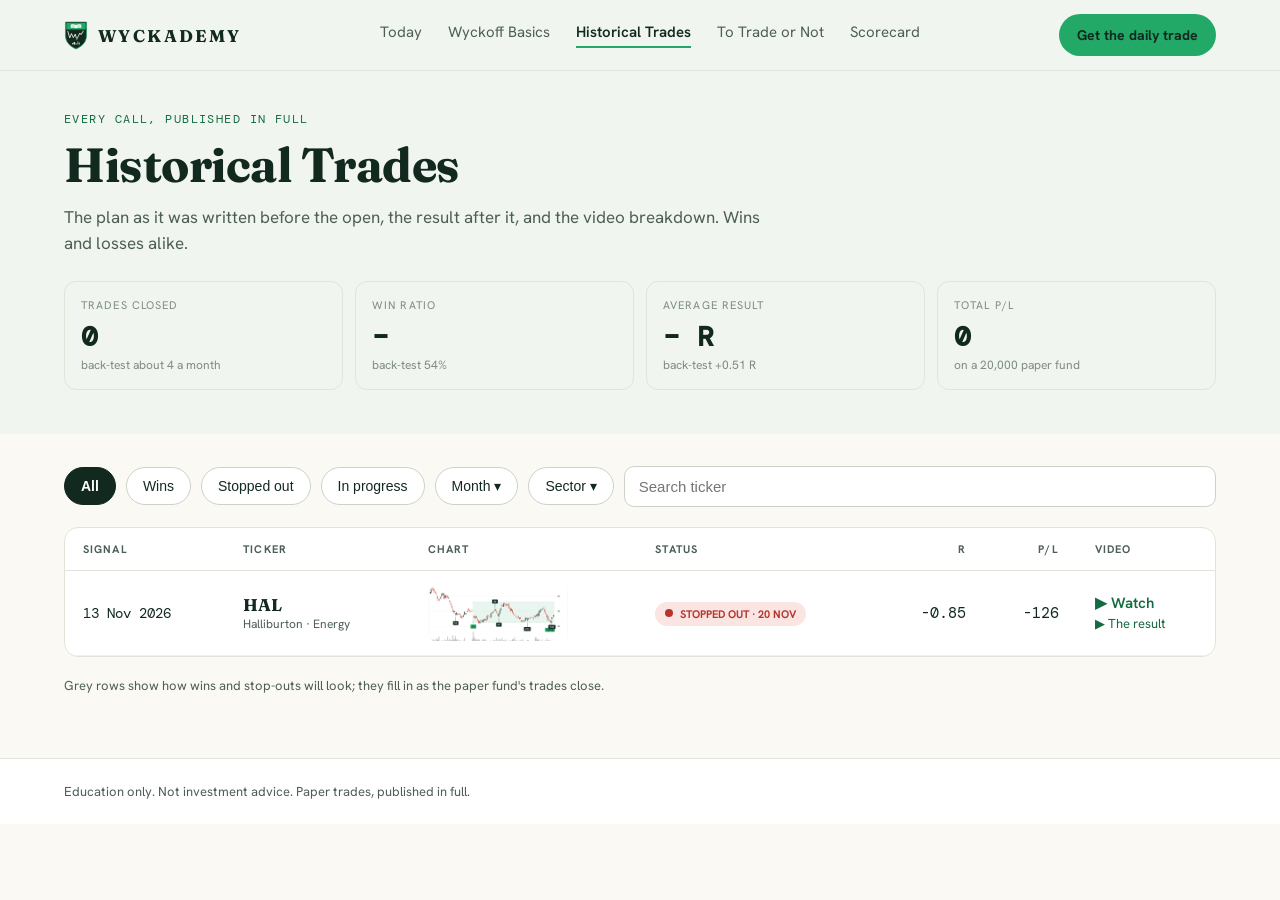
<file: trades/index.html>
<!doctype html>
<html lang="en">
<head>
<meta charset="utf-8">
<meta name="viewport" content="width=device-width, initial-scale=1">
<title>Historical trades: every pick, win or lose | Wyckademy</title>
<meta name="description" content="Wyckademy teaches the Wyckoff method on real US stocks: a daily scan, the chart, the plan written before the trade, and an honest scorecard. Education only, not investment advice.">
<meta property="og:title" content="Historical trades: every pick, win or lose | Wyckademy">
<meta property="og:description" content="Wyckademy teaches the Wyckoff method on real US stocks: a daily scan, the chart, the plan written before the trade, and an honest scorecard. Education only, not investment advice.">
<meta property="og:image" content="https://wyckademy.com/assets/og_card.png">
<link rel="icon" href="/assets/favicon.svg" type="image/svg+xml">
<link rel="apple-touch-icon" sizes="180x180" href="/assets/apple-touch-icon.png">
<meta name="twitter:card" content="summary_large_image">
<meta name="twitter:image" content="https://wyckademy.com/assets/og_card.png">
<link rel="preconnect" href="https://fonts.googleapis.com">
<link href="https://fonts.googleapis.com/css2?family=Fraunces:opsz,wght@9..144,500..700&amp;family=Hanken+Grotesk:wght@400;500;600;700&amp;family=DM+Mono:wght@400;500&amp;display=swap" rel="stylesheet">
<style>
body{margin:0;font-family:'Hanken Grotesk',Arial,sans-serif;color:#12291F;background:#FBF9F4}
a{color:#146B41}a:hover{color:#0F5A35}
</style>
<style>*{box-sizing:border-box}img{max-width:100%}</style>
<link rel="stylesheet" href="/assets/mobile.css">
</head>
<body>
<div style="width: 100%; background: #FBF9F4">

<header style="background: #F1F5EF; border-bottom: 1px solid #E2E4DA">
<nav aria-label="Main" style="max-width: 1200px; margin: 0 auto; padding: 14px 24px; display: flex; flex-wrap: wrap; align-items: center; gap: 20px">
<a href="/" style="display: flex; align-items: center; gap: 10px; text-decoration: none; color: #12291F">
<svg width="24" height="29" style="display: block" viewBox="0 0 200 240" aria-hidden="true"><path d="M12 8 H188 V118 C188 178 146 213 100 232 C54 213 12 178 12 118 Z" fill="#12291F" stroke="#22A867" stroke-width="6" stroke-linejoin="round"/><rect x="19" y="15" width="162" height="54" rx="3" fill="#22A867"/><path d="M100 32 C88 25 70 25 56 30 V58 C70 53 88 53 100 60 Z" fill="#FBF9F4"/><path d="M100 32 C112 25 130 25 144 30 V58 C130 53 112 53 100 60 Z" fill="#FBF9F4"/><path d="M64 37 C74 34 84 34 93 37 M107 37 C116 34 126 34 136 37" stroke="#22A867" stroke-width="1.6" fill="none"/><path d="M64 44 C74 41 84 41 93 44 M107 44 C116 41 126 41 136 44" stroke="#22A867" stroke-width="1.6" fill="none"/><path d="M64 51 C74 48 84 48 93 51 M107 51 C116 48 126 48 136 51" stroke="#22A867" stroke-width="1.6" fill="none"/><path d="M19 118 V75 H181 V118 C181 174 142 206 100 224 C58 206 19 174 19 118 Z" fill="none" stroke="#3A5747" stroke-width="1.3"/><line x1="30" y1="104" x2="172" y2="104" stroke="#3A5747" stroke-width="1.4" stroke-dasharray="3 3"/><line x1="30" y1="140" x2="172" y2="140" stroke="#3A5747" stroke-width="1.4" stroke-dasharray="3 3"/><polyline points="32,86 48,140 62,104 78,138 94,108 106,152 118,128 132,100 142,113 157,88" fill="none" stroke="#FBF9F4" stroke-width="7" stroke-linejoin="round" stroke-linecap="round"/><polygon points="165,74 148,84 165,94" fill="#22A867"/><circle cx="106" cy="152" r="8" fill="#22A867" stroke="#12291F" stroke-width="3"/><rect x="70" y="182" width="8" height="12" rx="2" fill="#FBF9F4"/><rect x="83" y="174" width="8" height="20" rx="2" fill="#FBF9F4"/><rect x="96" y="184" width="8" height="10" rx="2" fill="#FBF9F4"/><rect x="109" y="168" width="8" height="26" rx="2" fill="#22A867"/><rect x="122" y="178" width="8" height="16" rx="2" fill="#FBF9F4"/></svg>
<span style="font-family: 'Fraunces', sans-serif; font-weight: 700; letter-spacing: .14em; font-size: 17px">WYCKADEMY</span>
</a>
<div style="display: flex; flex-wrap: wrap; gap: 26px; flex-grow: 1; justify-content: center; font-size: 15px">
<a href="/" style="text-decoration: none; color: #4C5E55">Today</a>
<a href="/basics/" style="text-decoration: none; color: #4C5E55">Wyckoff Basics</a>
<a href="/trades/" style="text-decoration: none; color: #12291F; font-weight: 600; border-bottom: 2px solid #22A867; padding-bottom: 4px">Historical Trades</a>
<a href="/trade-or-not/" style="text-decoration: none; color: #4C5E55">To Trade or Not</a>
<a href="/#scorecard" style="text-decoration: none; color: #4C5E55">Scorecard</a>
</div>
<a href="/#signup" style="background: #22A867; color: #12291F; text-decoration: none; padding: 12px 18px; border-radius: 999px; font-size: 14px; font-weight: 700">Get the daily trade</a>
</nav>
</header>

<section style="background: #F1F5EF; color: #12291F">
<div style="max-width: 1200px; margin: 0 auto; padding: 40px 24px 44px; display: flex; flex-direction: column; gap: 24px">
<div>
<div style="font-family: 'DM Mono', monospace; font-size: 12px; letter-spacing: .12em; color: #146B41">EVERY CALL, PUBLISHED IN FULL</div>
<h1 style="margin: 8px 0 10px; font-family: 'Fraunces', sans-serif; font-size: 48px; letter-spacing: -.01em">Historical Trades</h1>
<p style="margin: 0; color: #4C5E55; font-size: 17px; line-height: 1.55; max-width: 720px">The plan as it was written before the open, the result after it, and the video breakdown. Wins and losses alike.</p>
</div>
<div style="display: grid; grid-template-columns: repeat(4, minmax(0, 1fr)); gap: 12px">

<div style="border: 1px solid #E2E4DA; border-radius: 12px; padding: 16px">
<div style="font-size: 11px; letter-spacing: .1em; color: #7D8B83">TRADES CLOSED</div>
<div style="font-family: 'DM Mono', monospace; font-size: 28px; font-weight: 600; margin-top: 6px">0</div>
<div style="font-size: 12px; color: #7D8B83; margin-top: 2px">back-test about 4 a month</div>
</div>

<div style="border: 1px solid #E2E4DA; border-radius: 12px; padding: 16px">
<div style="font-size: 11px; letter-spacing: .1em; color: #7D8B83">WIN RATIO</div>
<div style="font-family: 'DM Mono', monospace; font-size: 28px; font-weight: 600; margin-top: 6px">–</div>
<div style="font-size: 12px; color: #7D8B83; margin-top: 2px">back-test 54%</div>
</div>

<div style="border: 1px solid #E2E4DA; border-radius: 12px; padding: 16px">
<div style="font-size: 11px; letter-spacing: .1em; color: #7D8B83">AVERAGE RESULT</div>
<div style="font-family: 'DM Mono', monospace; font-size: 28px; font-weight: 600; margin-top: 6px">– R</div>
<div style="font-size: 12px; color: #7D8B83; margin-top: 2px">back-test +0.51 R</div>
</div>

<div style="border: 1px solid #E2E4DA; border-radius: 12px; padding: 16px">
<div style="font-size: 11px; letter-spacing: .1em; color: #7D8B83">TOTAL P/L</div>
<div style="font-family: 'DM Mono', monospace; font-size: 28px; font-weight: 600; margin-top: 6px">0</div>
<div style="font-size: 12px; color: #7D8B83; margin-top: 2px">on a 20,000 paper fund</div>
</div>

</div>
</div>
</section>

<main style="max-width: 1200px; margin: 0 auto; padding: 32px 24px 64px; display: flex; flex-direction: column; gap: 20px">
<div style="display: flex; flex-wrap: wrap; gap: 10px; align-items: center">
<button type="button" style="background: #12291F; color: #FFFFFF; border: 1px solid #12291F; border-radius: 999px; padding: 10px 16px; font-size: 14px; font-weight: 600">All</button>
<button type="button" style="background: #FFFFFF; color: #12291F; border: 1px solid #CBD3C9; border-radius: 999px; padding: 10px 16px; font-size: 14px">Wins</button>
<button type="button" style="background: #FFFFFF; color: #12291F; border: 1px solid #CBD3C9; border-radius: 999px; padding: 10px 16px; font-size: 14px">Stopped out</button>
<button type="button" style="background: #FFFFFF; color: #12291F; border: 1px solid #CBD3C9; border-radius: 999px; padding: 10px 16px; font-size: 14px">In progress</button>
<button type="button" style="background: #FFFFFF; color: #12291F; border: 1px solid #CBD3C9; border-radius: 999px; padding: 10px 16px; font-size: 14px">Month ▾</button>
<button type="button" style="background: #FFFFFF; color: #12291F; border: 1px solid #CBD3C9; border-radius: 999px; padding: 10px 16px; font-size: 14px">Sector ▾</button>
<label for="tk" style="position: absolute; left: -9999px">Search ticker</label>
<input id="tk" type="search" placeholder="Search ticker" style="flex: 1 1 200px; padding: 11px 14px; border: 1px solid #CBD3C9; border-radius: 10px; font-size: 15px; background: #FFFFFF">
</div>

<div style="background: #FFFFFF; border: 1px solid #E2E4DA; border-radius: 14px; overflow-x: auto">
<table style="width: 100%; min-width: 820px; border-collapse: collapse; font-size: 15px">
<thead><tr style="text-align: left; font-size: 11px; letter-spacing: .1em; color: #4C5E55">
<th style="padding: 14px 18px; border-bottom: 1px solid #E2E4DA">SIGNAL</th><th style="padding: 14px 18px; border-bottom: 1px solid #E2E4DA">TICKER</th><th style="padding: 14px 18px; border-bottom: 1px solid #E2E4DA">CHART</th><th style="padding: 14px 18px; border-bottom: 1px solid #E2E4DA">STATUS</th><th style="padding: 14px 18px; border-bottom: 1px solid #E2E4DA; text-align: right">R</th><th style="padding: 14px 18px; border-bottom: 1px solid #E2E4DA; text-align: right">P/L</th><th style="padding: 14px 18px; border-bottom: 1px solid #E2E4DA">VIDEO</th>
</tr></thead>
<tbody>
<tr>
<td style="padding: 14px 18px; border-bottom: 1px solid #F3F1EA; font-family: 'DM Mono', monospace; font-size: 14px">13 Nov 2026</td>
<td style="padding: 14px 18px; border-bottom: 1px solid #F3F1EA"><a href="/trades/hal-2026-11-13/" style="font-family: 'Fraunces', sans-serif; font-weight: 700; font-size: 17px; color: #12291F; text-decoration: none">HAL</a><div style="font-size: 12px; color: #4C5E55">Halliburton · Energy</div></td>
<td style="padding: 14px 18px; border-bottom: 1px solid #F3F1EA"><img src="/assets/hal_thumb.png" alt="HAL chart" style="width: 140px; height: 56px; object-fit: cover; border-radius: 6px; display: block"></td>
<td style="padding: 14px 18px; border-bottom: 1px solid #F3F1EA"><span style="background: #FBE5E3; color: #B8352D; font-size: 11px; font-weight: 700; padding: 5px 10px; border-radius: 999px"><span data-lamp style="display: inline-block; width: 8px; height: 8px; border-radius: 50%; background: currentColor; margin-right: 7px; vertical-align: 1px"></span>STOPPED OUT · 20 NOV</span></td>
<td style="padding: 14px 18px; border-bottom: 1px solid #F3F1EA; text-align: right; font-family: 'DM Mono', monospace">-0.85</td>
<td style="padding: 14px 18px; border-bottom: 1px solid #F3F1EA; text-align: right; font-family: 'DM Mono', monospace">-126</td>
<td style="padding: 14px 18px; border-bottom: 1px solid #F3F1EA"><a href="https://www.youtube.com/channel/UC4YRM41OV3Z-UfDPH4TxxvA" rel="noopener" target="_blank" style="font-weight: 600; text-decoration: none">▶ Watch</a><br><a href="https://www.youtube.com/shorts/r-AnTEbHsh8" rel="noopener" target="_blank" style="font-size: 13px; text-decoration: none">▶ The result</a></td>
</tr>

</tbody>
</table>
</div>
<p style="margin: 0; font-size: 13px; color: #4C5E55">Grey rows show how wins and stop-outs will look; they fill in as the paper fund's trades close.</p>
</main>

<footer style="background: #FFFFFF; border-top: 1px solid #E2E4DA">
<div style="max-width: 1200px; margin: 0 auto; padding: 24px; font-size: 13px; color: #4C5E55">Education only. Not investment advice. Paper trades, published in full.</div>
</footer>
</div>
</body>
</html>
</file>
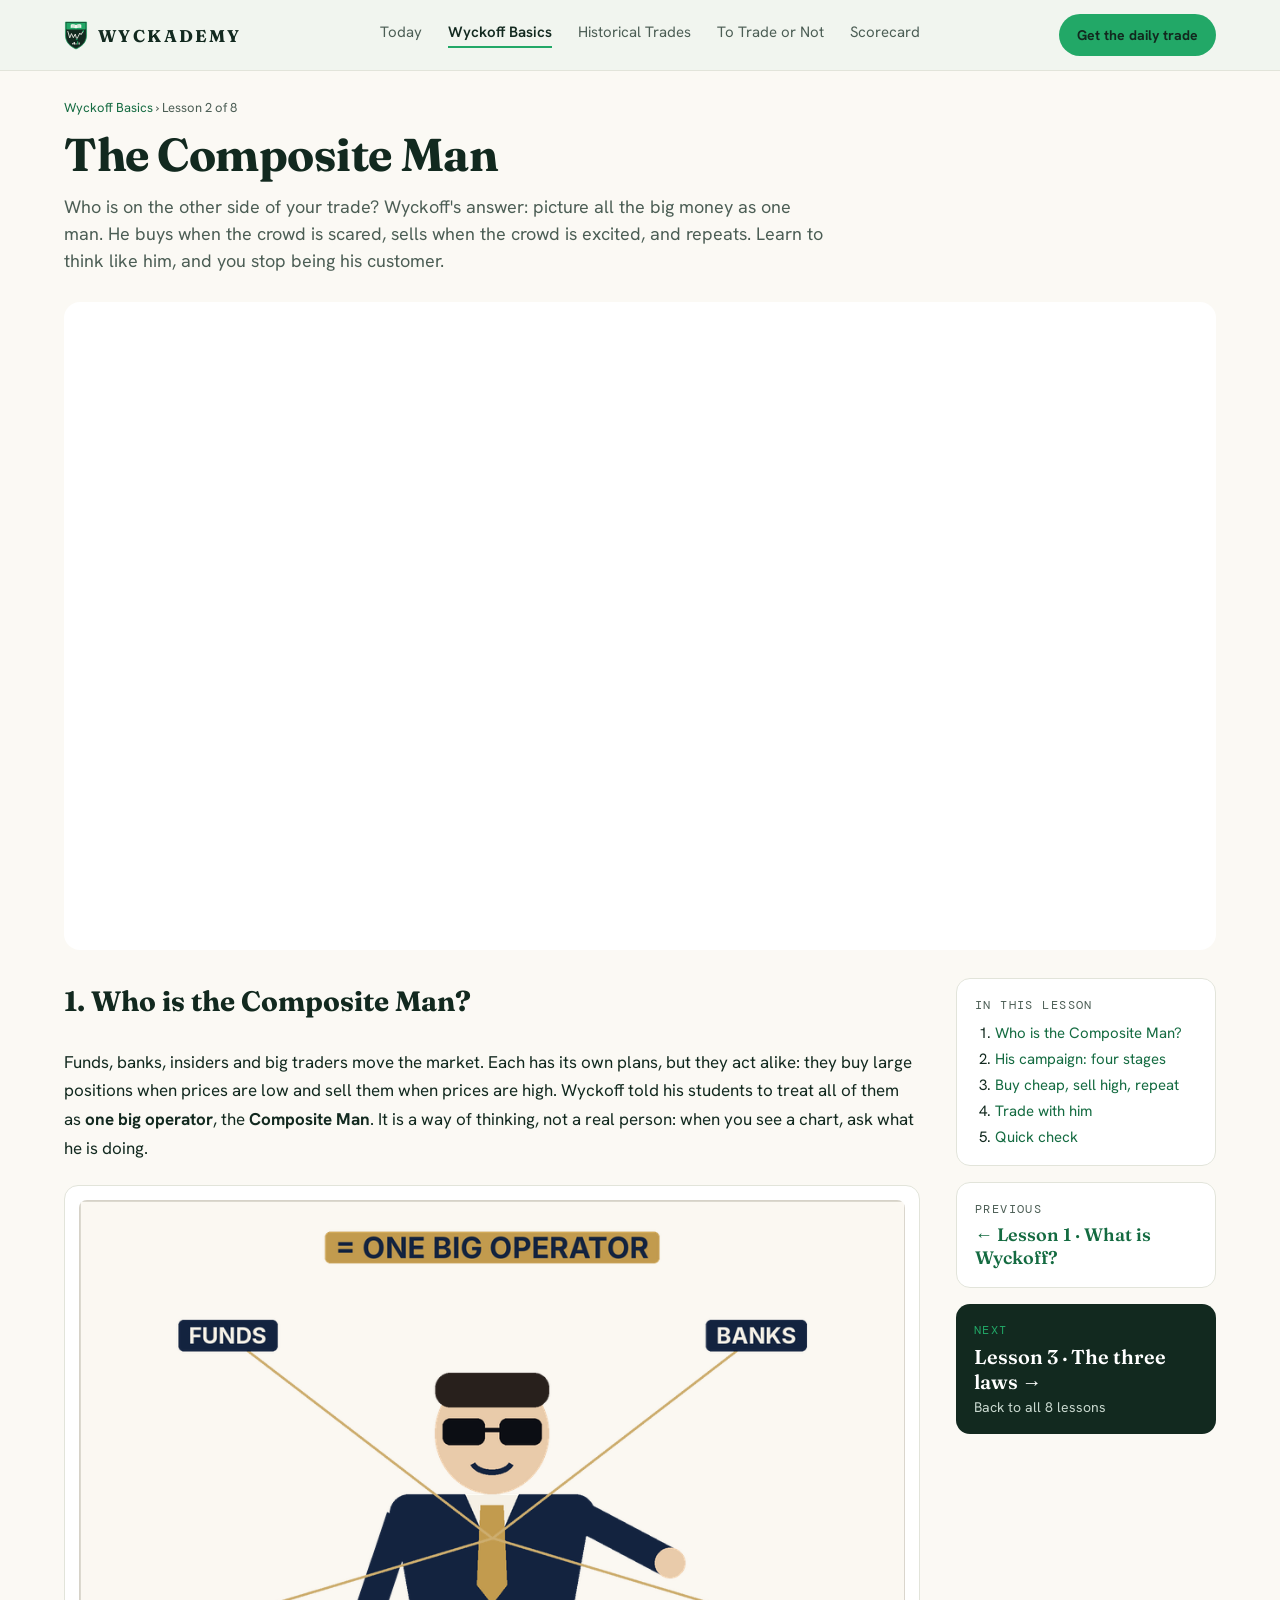
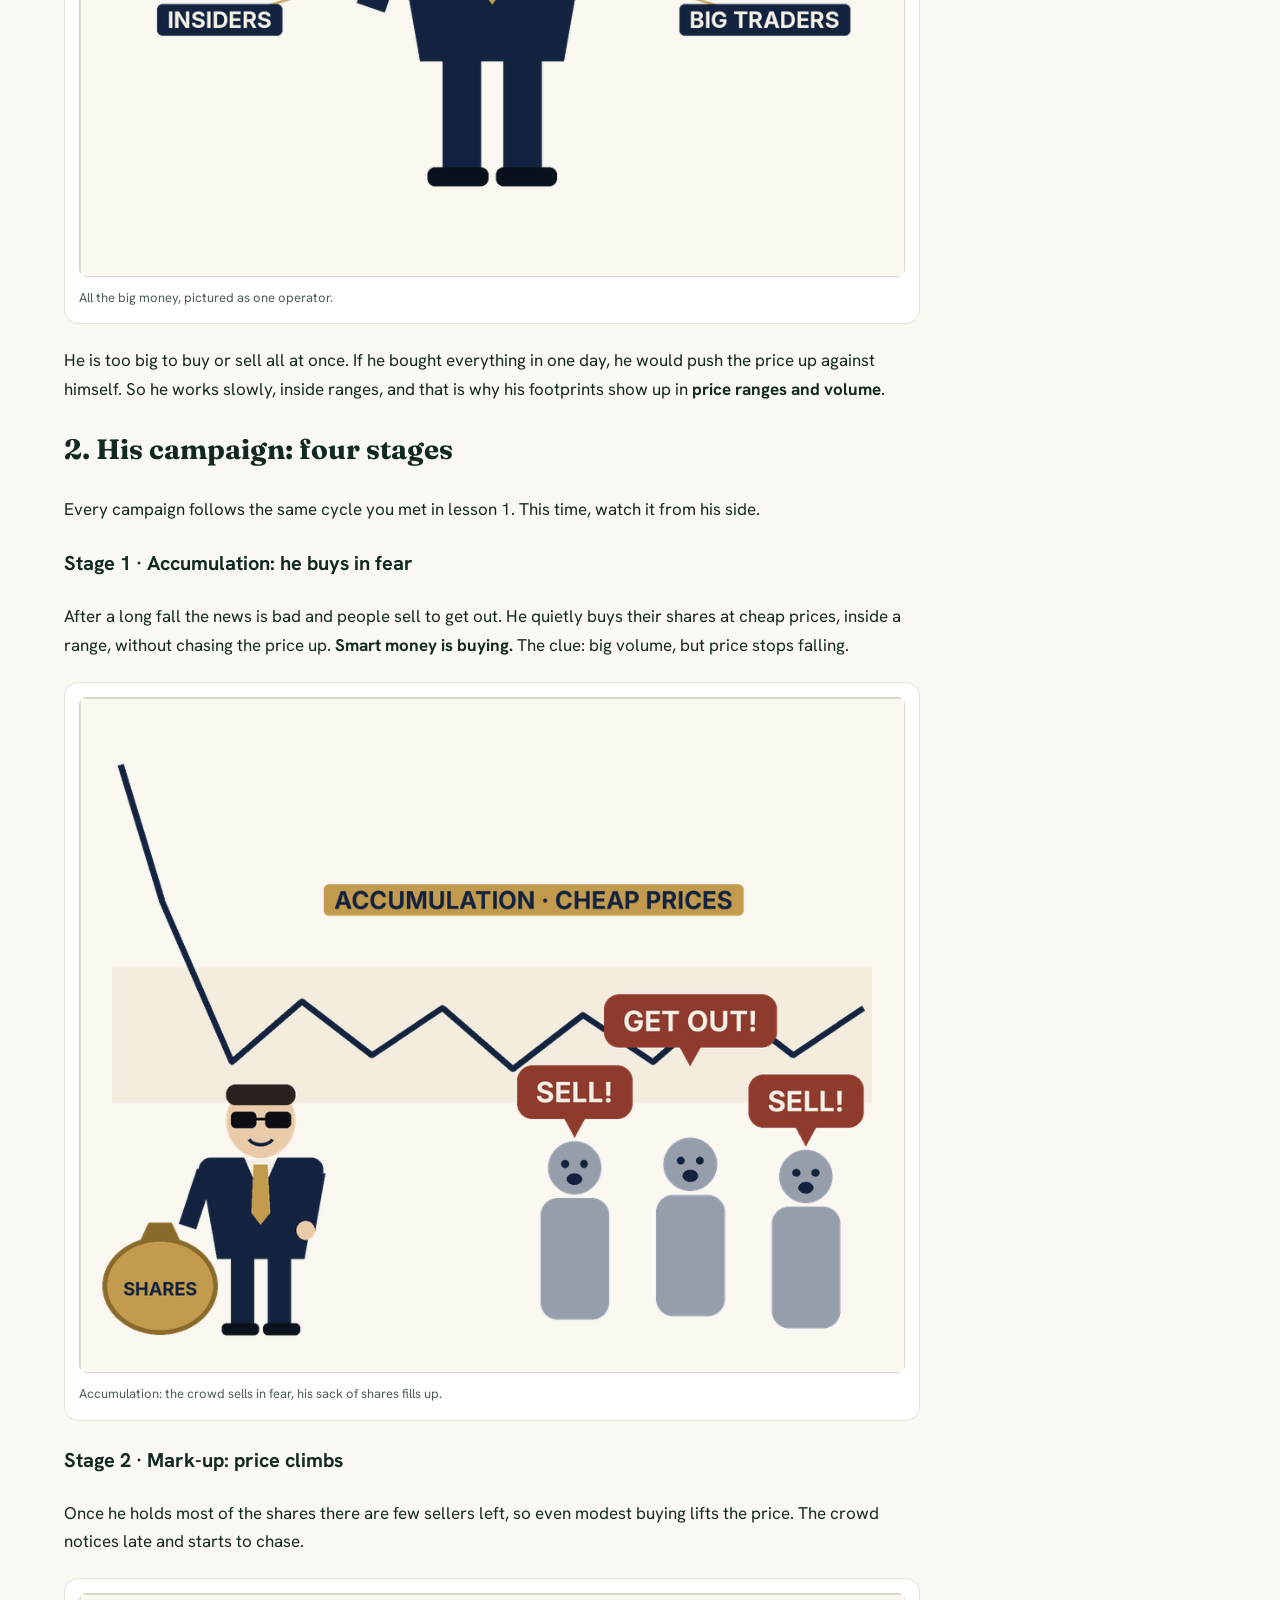
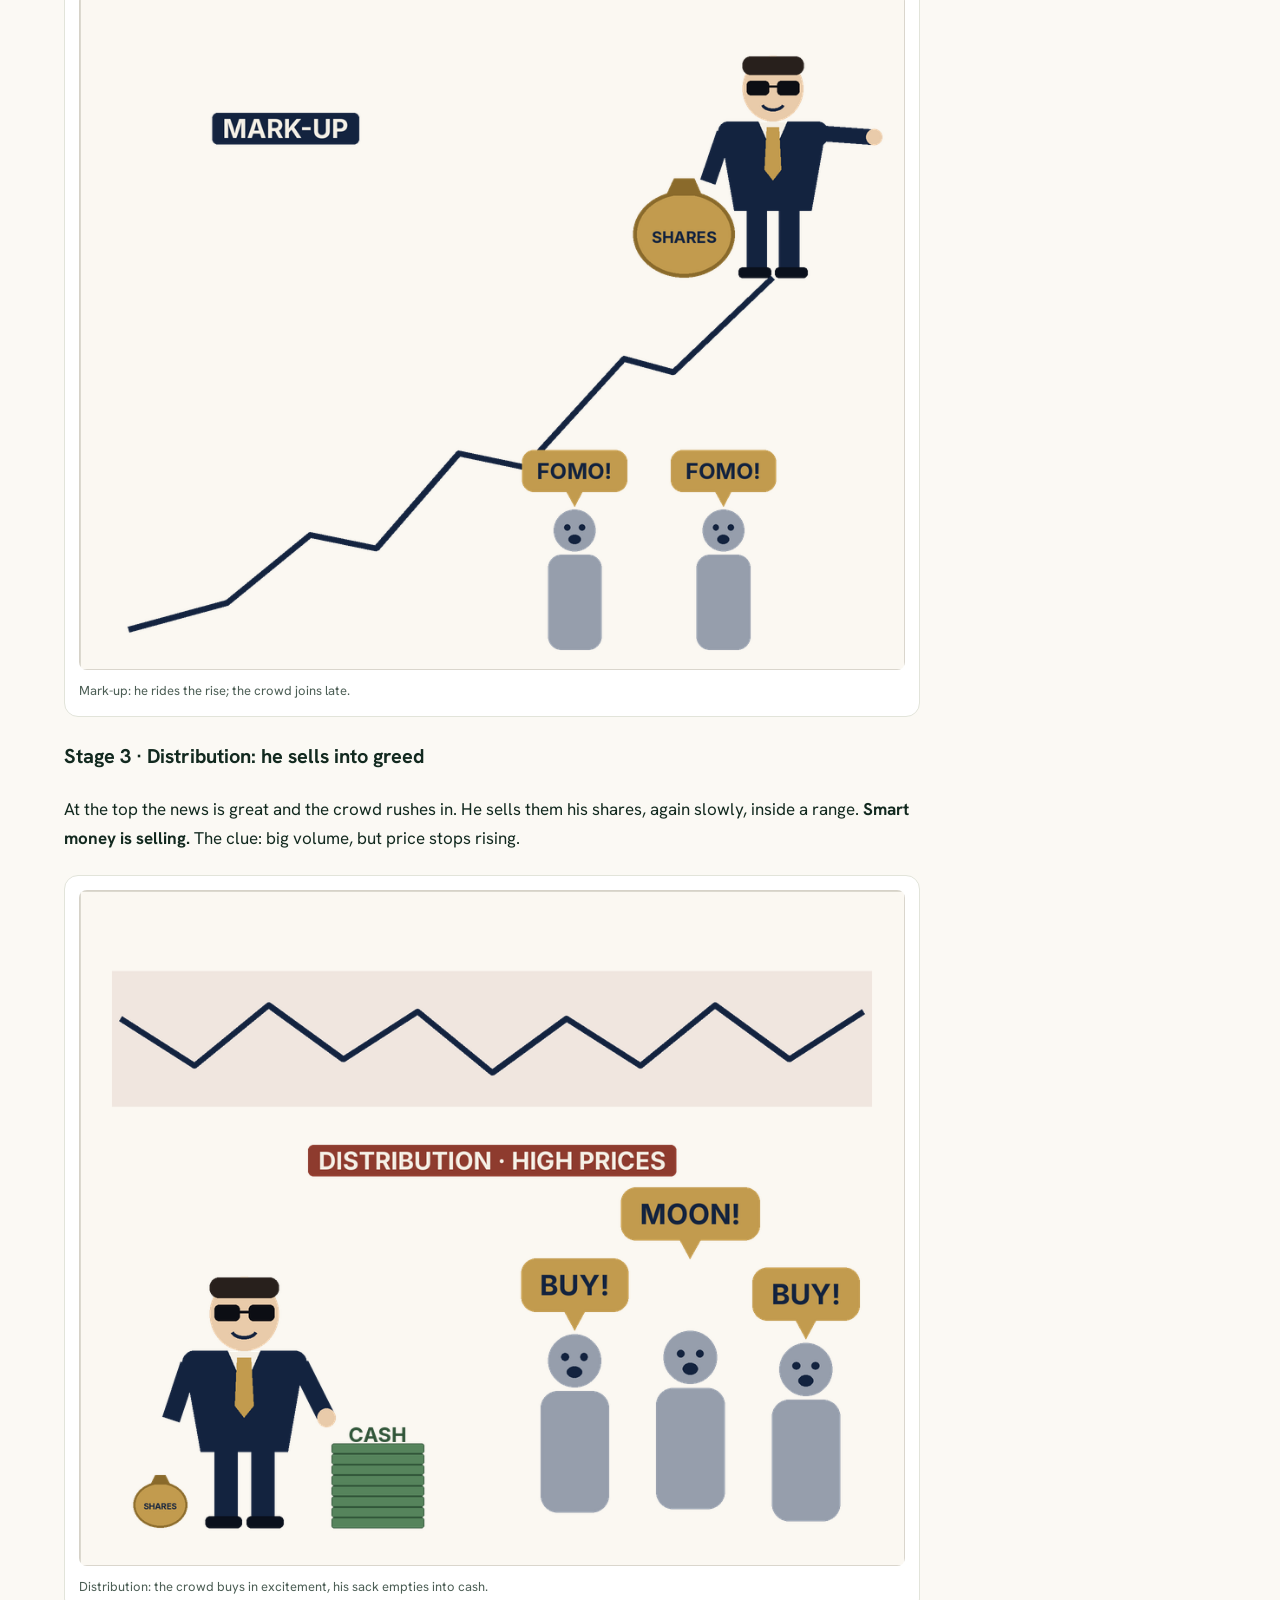
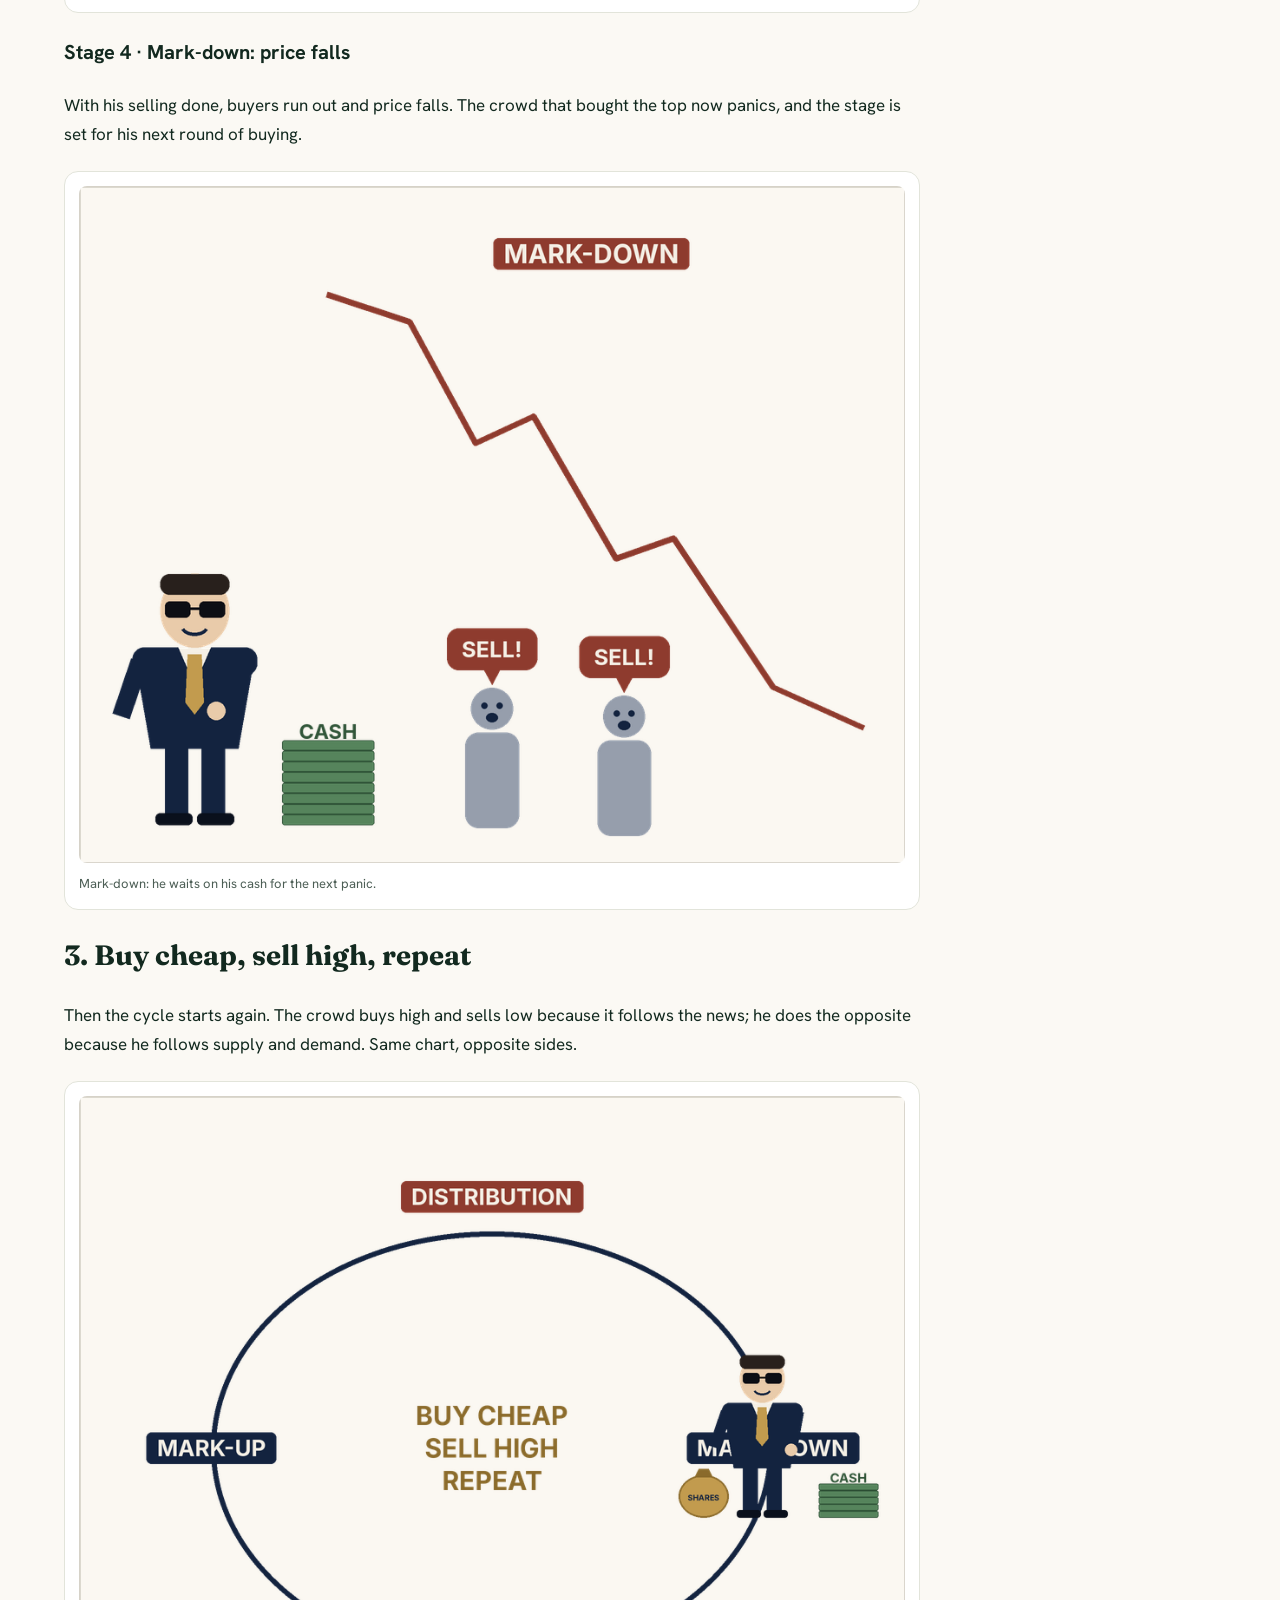
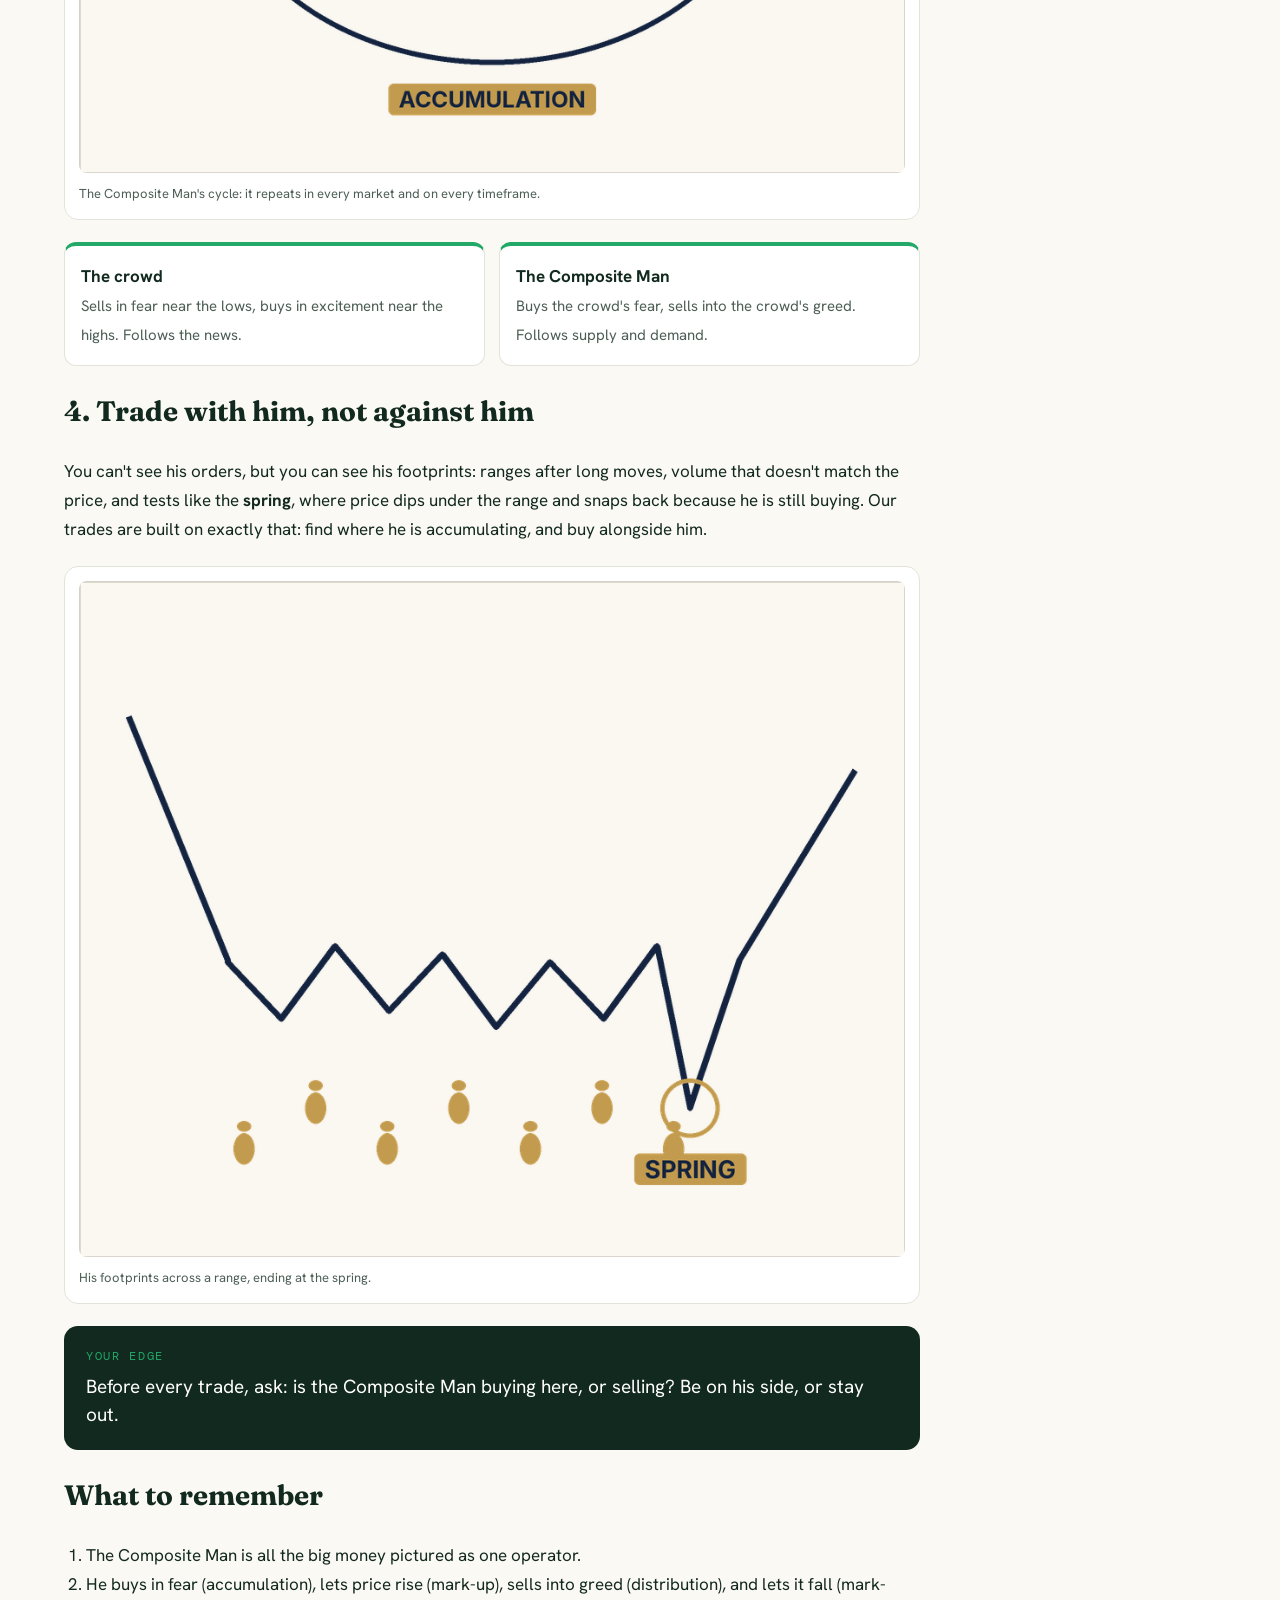
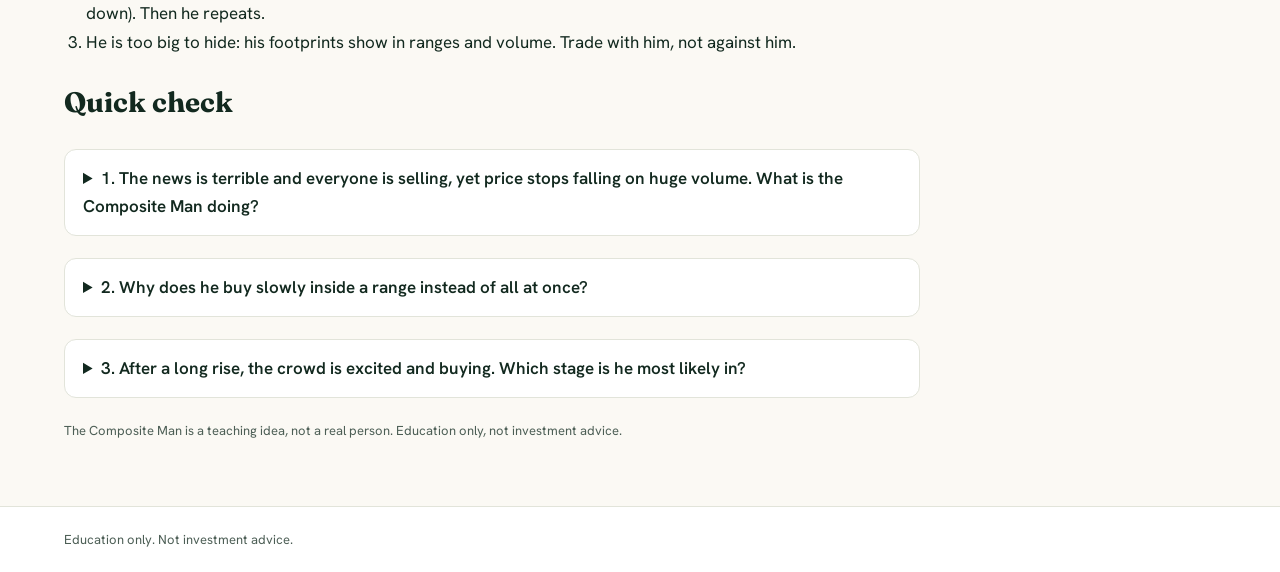
<file: basics/composite-man/index.html>
<!doctype html>
<html lang="en">
<head>
<meta charset="utf-8">
<meta name="viewport" content="width=device-width, initial-scale=1">
<title>The Composite Man | Wyckoff Basics, lesson 2 | Wyckademy</title>
<meta name="description" content="Wyckademy teaches the Wyckoff method on real US stocks: a daily scan, the chart, the plan written before the trade, and an honest scorecard. Education only, not investment advice.">
<meta property="og:title" content="The Composite Man | Wyckoff Basics, lesson 2 | Wyckademy">
<meta property="og:description" content="Wyckademy teaches the Wyckoff method on real US stocks: a daily scan, the chart, the plan written before the trade, and an honest scorecard. Education only, not investment advice.">
<meta property="og:image" content="https://wyckademy.com/assets/og_card.png">
<link rel="icon" href="/assets/favicon.svg" type="image/svg+xml">
<link rel="apple-touch-icon" sizes="180x180" href="/assets/apple-touch-icon.png">
<meta name="twitter:card" content="summary_large_image">
<meta name="twitter:image" content="https://wyckademy.com/assets/og_card.png">
<link rel="preconnect" href="https://fonts.googleapis.com">
<link href="https://fonts.googleapis.com/css2?family=Fraunces:opsz,wght@9..144,500..700&amp;family=Hanken+Grotesk:wght@400;500;600;700&amp;family=DM+Mono:wght@400;500&amp;display=swap" rel="stylesheet">
<style>
body{margin:0;font-family:'Hanken Grotesk',Arial,sans-serif;color:#12291F;background:#FBF9F4}
a{color:#146B41}a:hover{color:#0F5A35}
</style>
<style>*{box-sizing:border-box}img{max-width:100%}</style>
<link rel="stylesheet" href="/assets/mobile.css">
</head>
<body>
<div style="width: 100%; background: #FBF9F4">

<header style="background: #F1F5EF; border-bottom: 1px solid #E2E4DA">
<nav aria-label="Main" style="max-width: 1200px; margin: 0 auto; padding: 14px 24px; display: flex; flex-wrap: wrap; align-items: center; gap: 20px">
<a href="/" style="display: flex; align-items: center; gap: 10px; text-decoration: none; color: #12291F">
<svg width="24" height="29" style="display: block" viewBox="0 0 200 240" aria-hidden="true"><path d="M12 8 H188 V118 C188 178 146 213 100 232 C54 213 12 178 12 118 Z" fill="#12291F" stroke="#22A867" stroke-width="6" stroke-linejoin="round"/><rect x="19" y="15" width="162" height="54" rx="3" fill="#22A867"/><path d="M100 32 C88 25 70 25 56 30 V58 C70 53 88 53 100 60 Z" fill="#FBF9F4"/><path d="M100 32 C112 25 130 25 144 30 V58 C130 53 112 53 100 60 Z" fill="#FBF9F4"/><path d="M64 37 C74 34 84 34 93 37 M107 37 C116 34 126 34 136 37" stroke="#22A867" stroke-width="1.6" fill="none"/><path d="M64 44 C74 41 84 41 93 44 M107 44 C116 41 126 41 136 44" stroke="#22A867" stroke-width="1.6" fill="none"/><path d="M64 51 C74 48 84 48 93 51 M107 51 C116 48 126 48 136 51" stroke="#22A867" stroke-width="1.6" fill="none"/><path d="M19 118 V75 H181 V118 C181 174 142 206 100 224 C58 206 19 174 19 118 Z" fill="none" stroke="#3A5747" stroke-width="1.3"/><line x1="30" y1="104" x2="172" y2="104" stroke="#3A5747" stroke-width="1.4" stroke-dasharray="3 3"/><line x1="30" y1="140" x2="172" y2="140" stroke="#3A5747" stroke-width="1.4" stroke-dasharray="3 3"/><polyline points="32,86 48,140 62,104 78,138 94,108 106,152 118,128 132,100 142,113 157,88" fill="none" stroke="#FBF9F4" stroke-width="7" stroke-linejoin="round" stroke-linecap="round"/><polygon points="165,74 148,84 165,94" fill="#22A867"/><circle cx="106" cy="152" r="8" fill="#22A867" stroke="#12291F" stroke-width="3"/><rect x="70" y="182" width="8" height="12" rx="2" fill="#FBF9F4"/><rect x="83" y="174" width="8" height="20" rx="2" fill="#FBF9F4"/><rect x="96" y="184" width="8" height="10" rx="2" fill="#FBF9F4"/><rect x="109" y="168" width="8" height="26" rx="2" fill="#22A867"/><rect x="122" y="178" width="8" height="16" rx="2" fill="#FBF9F4"/></svg>
<span style="font-family: 'Fraunces', sans-serif; font-weight: 700; letter-spacing: .14em; font-size: 17px">WYCKADEMY</span>
</a>
<div style="display: flex; flex-wrap: wrap; gap: 26px; flex-grow: 1; justify-content: center; font-size: 15px">
<a href="/" style="text-decoration: none; color: #4C5E55">Today</a>
<a href="/basics/" style="text-decoration: none; color: #12291F; font-weight: 600; border-bottom: 2px solid #22A867; padding-bottom: 4px">Wyckoff Basics</a>
<a href="/trades/" style="text-decoration: none; color: #4C5E55">Historical Trades</a>
<a href="/trade-or-not/" style="text-decoration: none; color: #4C5E55">To Trade or Not</a>
<a href="/#scorecard" style="text-decoration: none; color: #4C5E55">Scorecard</a>
</div>
<a href="/#signup" style="background: #22A867; color: #12291F; text-decoration: none; padding: 12px 18px; border-radius: 999px; font-size: 14px; font-weight: 700">Get the daily trade</a>
</nav>
</header>

<main style="max-width: 1200px; margin: 0 auto; padding: 28px 24px 64px; display: flex; flex-direction: column; gap: 28px">
<div style="display: flex; flex-direction: column; gap: 10px">
<div style="font-size: 13px; color: #4C5E55"><a href="/basics/" style="text-decoration: none">Wyckoff Basics</a> › Lesson 2 of 8</div>
<h1 style="margin: 0; font-family: 'Fraunces', sans-serif; font-size: 46px; letter-spacing: -.01em">The Composite Man</h1>
<p style="margin: 0; color: #4C5E55; font-size: 18px; max-width: 760px; line-height: 1.5">Who is on the other side of your trade? Wyckoff's answer: picture all the big money as one man. He buys when the crowd is scared, sells when the crowd is excited, and repeats. Learn to think like him, and you stop being his customer.</p>
</div>

<div style="position: relative; border-radius: 16px; overflow: hidden; background: #FFFFFF; aspect-ratio: 16 / 9"><iframe src="https://www.youtube-nocookie.com/embed/RDrZ2Wz3VDA?rel=0" title="The Composite Man" style="position: absolute; inset: 0; width: 100%; height: 100%; border: 0" allow="accelerometer; autoplay; clipboard-write; encrypted-media; gyroscope; picture-in-picture; web-share" referrerpolicy="strict-origin-when-cross-origin" allowfullscreen loading="lazy"></iframe></div>

<div style="display: flex; flex-wrap: wrap; gap: 36px; align-items: flex-start">
<article style="flex: 999 1 620px; min-width: 0; display: flex; flex-direction: column; gap: 22px; font-size: 17px; line-height: 1.7">

<h2 id="who" style="margin: 0; font-family: 'Fraunces', sans-serif; font-size: 28px">1. Who is the Composite Man?</h2>
<p style="margin: 0">Funds, banks, insiders and big traders move the market. Each has its own plans, but they act alike: they buy large positions when prices are low and sell them when prices are high. Wyckoff told his students to treat all of them as <b>one big operator</b>, the <b>Composite Man</b>. It is a way of thinking, not a real person: when you see a chart, ask what he is doing.</p>
<figure style="margin: 0; background: #FFFFFF; border: 1px solid #E2E4DA; border-radius: 14px; padding: 14px">
<img src="/assets/l02_meet.png" alt="Cartoon: the Composite Man in the centre, with the labels funds, banks, insiders and big traders joined to him: one big operator" style="width: 100%; display: block; border-radius: 8px">
<figcaption style="font-size: 13px; color: #4C5E55; padding-top: 10px">All the big money, pictured as one operator.</figcaption>
</figure>
<p style="margin: 0">He is too big to buy or sell all at once. If he bought everything in one day, he would push the price up against himself. So he works slowly, inside ranges, and that is why his footprints show up in <b>price ranges and volume</b>.</p>

<h2 id="cycle" style="margin: 0; font-family: 'Fraunces', sans-serif; font-size: 28px">2. His campaign: four stages</h2>
<p style="margin: 0">Every campaign follows the same cycle you met in lesson 1. This time, watch it from his side.</p>

<h3 style="margin: 0; font-size: 20px">Stage 1 · Accumulation: he buys in fear</h3>
<p style="margin: 0">After a long fall the news is bad and people sell to get out. He quietly buys their shares at cheap prices, inside a range, without chasing the price up. <b>Smart money is buying.</b> The clue: big volume, but price stops falling.</p>
<figure style="margin: 0; background: #FFFFFF; border: 1px solid #E2E4DA; border-radius: 14px; padding: 14px">
<img src="/assets/l02_accumulation.png" alt="Cartoon: price moves sideways at the lows while scared crowd figures shout sell; their shares fly into the Composite Man's sack" style="width: 100%; display: block; border-radius: 8px">
<figcaption style="font-size: 13px; color: #4C5E55; padding-top: 10px">Accumulation: the crowd sells in fear, his sack of shares fills up.</figcaption>
</figure>

<h3 style="margin: 0; font-size: 20px">Stage 2 · Mark-up: price climbs</h3>
<p style="margin: 0">Once he holds most of the shares there are few sellers left, so even modest buying lifts the price. The crowd notices late and starts to chase.</p>
<figure style="margin: 0; background: #FFFFFF; border: 1px solid #E2E4DA; border-radius: 14px; padding: 14px">
<img src="/assets/l02_markup.png" alt="Cartoon: the Composite Man rides the rising price line with a full sack while the crowd goes from unsure to FOMO" style="width: 100%; display: block; border-radius: 8px">
<figcaption style="font-size: 13px; color: #4C5E55; padding-top: 10px">Mark-up: he rides the rise; the crowd joins late.</figcaption>
</figure>

<h3 style="margin: 0; font-size: 20px">Stage 3 · Distribution: he sells into greed</h3>
<p style="margin: 0">At the top the news is great and the crowd rushes in. He sells them his shares, again slowly, inside a range. <b>Smart money is selling.</b> The clue: big volume, but price stops rising.</p>
<figure style="margin: 0; background: #FFFFFF; border: 1px solid #E2E4DA; border-radius: 14px; padding: 14px">
<img src="/assets/l02_distribution.png" alt="Cartoon: price moves sideways at the highs while excited crowd figures shout buy; shares fly from his sack to them and his cash stack grows" style="width: 100%; display: block; border-radius: 8px">
<figcaption style="font-size: 13px; color: #4C5E55; padding-top: 10px">Distribution: the crowd buys in excitement, his sack empties into cash.</figcaption>
</figure>

<h3 style="margin: 0; font-size: 20px">Stage 4 · Mark-down: price falls</h3>
<p style="margin: 0">With his selling done, buyers run out and price falls. The crowd that bought the top now panics, and the stage is set for his next round of buying.</p>
<figure style="margin: 0; background: #FFFFFF; border: 1px solid #E2E4DA; border-radius: 14px; padding: 14px">
<img src="/assets/l02_markdown.png" alt="Cartoon: price falls while the crowd shouts sell again; the Composite Man leans on his cash" style="width: 100%; display: block; border-radius: 8px">
<figcaption style="font-size: 13px; color: #4C5E55; padding-top: 10px">Mark-down: he waits on his cash for the next panic.</figcaption>
</figure>

<h2 id="repeat" style="margin: 0; font-family: 'Fraunces', sans-serif; font-size: 28px">3. Buy cheap, sell high, repeat</h2>
<p style="margin: 0">Then the cycle starts again. The crowd buys high and sells low because it follows the news; he does the opposite because he follows supply and demand. Same chart, opposite sides.</p>
<figure style="margin: 0; background: #FFFFFF; border: 1px solid #E2E4DA; border-radius: 14px; padding: 14px">
<img src="/assets/l02_cycle.png" alt="The cycle as a loop: accumulation, mark-up, distribution, mark-down, with the Composite Man walking round it" style="width: 100%; display: block; border-radius: 8px">
<figcaption style="font-size: 13px; color: #4C5E55; padding-top: 10px">The Composite Man's cycle: it repeats in every market and on every timeframe.</figcaption>
</figure>
<div style="display: flex; flex-wrap: wrap; gap: 14px">
<div style="flex: 1 1 200px; background: #FFFFFF; border: 1px solid #E2E4DA; border-top: 4px solid #22A867; border-radius: 12px; padding: 16px"><b>The crowd</b><br><span style="color: #4C5E55; font-size: 15px">Sells in fear near the lows, buys in excitement near the highs. Follows the news.</span></div>
<div style="flex: 1 1 200px; background: #FFFFFF; border: 1px solid #E2E4DA; border-top: 4px solid #22A867; border-radius: 12px; padding: 16px"><b>The Composite Man</b><br><span style="color: #4C5E55; font-size: 15px">Buys the crowd's fear, sells into the crowd's greed. Follows supply and demand.</span></div>
</div>

<h2 id="footprints" style="margin: 0; font-family: 'Fraunces', sans-serif; font-size: 28px">4. Trade with him, not against him</h2>
<p style="margin: 0">You can't see his orders, but you can see his footprints: ranges after long moves, volume that doesn't match the price, and tests like the <b>spring</b>, where price dips under the range and snaps back because he is still buying. Our trades are built on exactly that: find where he is accumulating, and buy alongside him.</p>
<figure style="margin: 0; background: #FFFFFF; border: 1px solid #E2E4DA; border-radius: 14px; padding: 14px">
<img src="/assets/l02_footprints.png" alt="A small chart: a range at the lows, gold footprints stepping along it and stopping at a spring, then price turning up" style="width: 100%; display: block; border-radius: 8px">
<figcaption style="font-size: 13px; color: #4C5E55; padding-top: 10px">His footprints across a range, ending at the spring.</figcaption>
</figure>
<div style="background: #12291F; color: #FFFFFF; border-radius: 14px; padding: 20px 22px">
<div style="font-family: 'DM Mono', monospace; font-size: 12px; letter-spacing: .14em; color: #22A867">YOUR EDGE</div>
<p style="margin: 6px 0 0; font-size: 19px; line-height: 1.5">Before every trade, ask: is the Composite Man buying here, or selling? Be on his side, or stay out.</p>
</div>

<h2 id="remember" style="margin: 0; font-family: 'Fraunces', sans-serif; font-size: 28px">What to remember</h2>
<ol style="margin: 0; padding-left: 22px">
<li>The Composite Man is all the big money pictured as one operator.</li>
<li>He buys in fear (accumulation), lets price rise (mark-up), sells into greed (distribution), and lets it fall (mark-down). Then he repeats.</li>
<li>He is too big to hide: his footprints show in ranges and volume. Trade with him, not against him.</li>
</ol>

<h2 id="check" style="margin: 0; font-family: 'Fraunces', sans-serif; font-size: 28px">Quick check</h2>
<details style="background: #FFFFFF; border: 1px solid #E2E4DA; border-radius: 12px; padding: 14px 18px"><summary style="cursor: pointer; font-weight: 600">1. The news is terrible and everyone is selling, yet price stops falling on huge volume. What is the Composite Man doing?</summary><p style="margin: 10px 0 0">Buying: he is accumulating the shares the scared crowd is selling.</p></details>
<details style="background: #FFFFFF; border: 1px solid #E2E4DA; border-radius: 12px; padding: 14px 18px"><summary style="cursor: pointer; font-weight: 600">2. Why does he buy slowly inside a range instead of all at once?</summary><p style="margin: 10px 0 0">He is so big that buying all at once would push the price up against himself.</p></details>
<details style="background: #FFFFFF; border: 1px solid #E2E4DA; border-radius: 12px; padding: 14px 18px"><summary style="cursor: pointer; font-weight: 600">3. After a long rise, the crowd is excited and buying. Which stage is he most likely in?</summary><p style="margin: 10px 0 0">Distribution: he is selling his shares to the excited crowd.</p></details>

<p style="margin: 0; font-size: 13px; color: #4C5E55">The Composite Man is a teaching idea, not a real person. Education only, not investment advice.</p>
</article>

<aside style="flex: 1 1 260px; min-width: 0; display: flex; flex-direction: column; gap: 16px; position: sticky; top: 20px">
<div style="background: #FFFFFF; border: 1px solid #E2E4DA; border-radius: 14px; padding: 18px">
<div style="font-family: 'DM Mono', monospace; font-size: 12px; letter-spacing: .12em; color: #4C5E55">IN THIS LESSON</div>
<ol style="margin: 10px 0 0; padding-left: 20px; display: flex; flex-direction: column; gap: 6px; font-size: 15px">
<li><a href="#who" style="text-decoration: none">Who is the Composite Man?</a></li>
<li><a href="#cycle" style="text-decoration: none">His campaign: four stages</a></li>
<li><a href="#repeat" style="text-decoration: none">Buy cheap, sell high, repeat</a></li>
<li><a href="#footprints" style="text-decoration: none">Trade with him</a></li>
<li><a href="#check" style="text-decoration: none">Quick check</a></li>
</ol>
</div>
<a href="/basics/what-is-wyckoff/" style="background: #FFFFFF; border: 1px solid #E2E4DA; text-decoration: none; border-radius: 14px; padding: 18px; display: block">
<div style="font-family: 'DM Mono', monospace; font-size: 12px; letter-spacing: .12em; color: #4C5E55">PREVIOUS</div>
<div style="font-family: 'Fraunces', sans-serif; font-size: 18px; font-weight: 600; margin-top: 6px">← Lesson 1 · What is Wyckoff?</div>
</a>
<a href="/basics/" style="background: #12291F; color: #FFFFFF; text-decoration: none; border-radius: 14px; padding: 18px; display: block">
<div style="font-family: 'DM Mono', monospace; font-size: 12px; letter-spacing: .12em; color: #22A867">NEXT</div>
<div style="font-family: 'Fraunces', sans-serif; font-size: 20px; font-weight: 600; margin-top: 6px">Lesson 3 · The three laws →</div>
<div style="color: #C9D8CF; font-size: 14px; margin-top: 4px">Back to all 8 lessons</div>
</a>
</aside>
</div>
</main>

<footer style="background: #FFFFFF; border-top: 1px solid #E2E4DA">
<div style="max-width: 1200px; margin: 0 auto; padding: 24px; font-size: 13px; color: #4C5E55">Education only. Not investment advice.</div>
</footer>
</div>
</body>
</html>
</file>
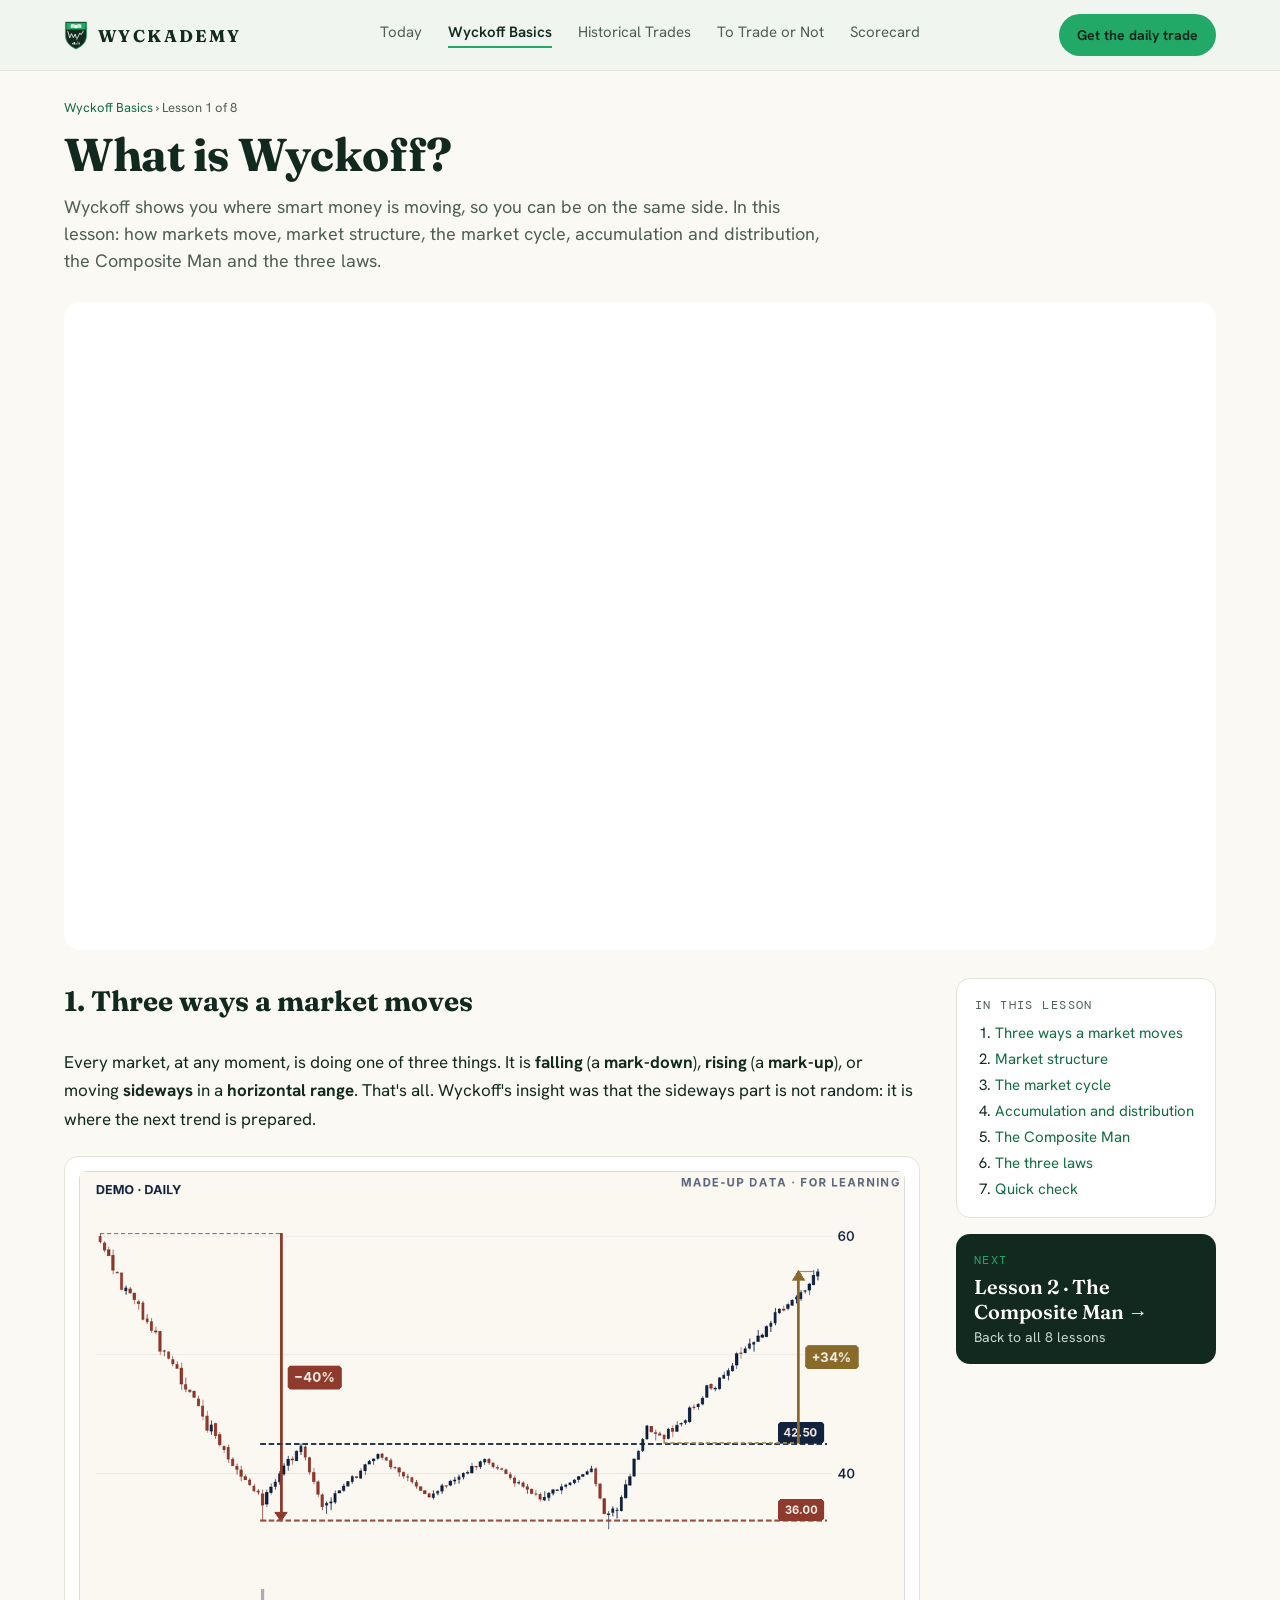
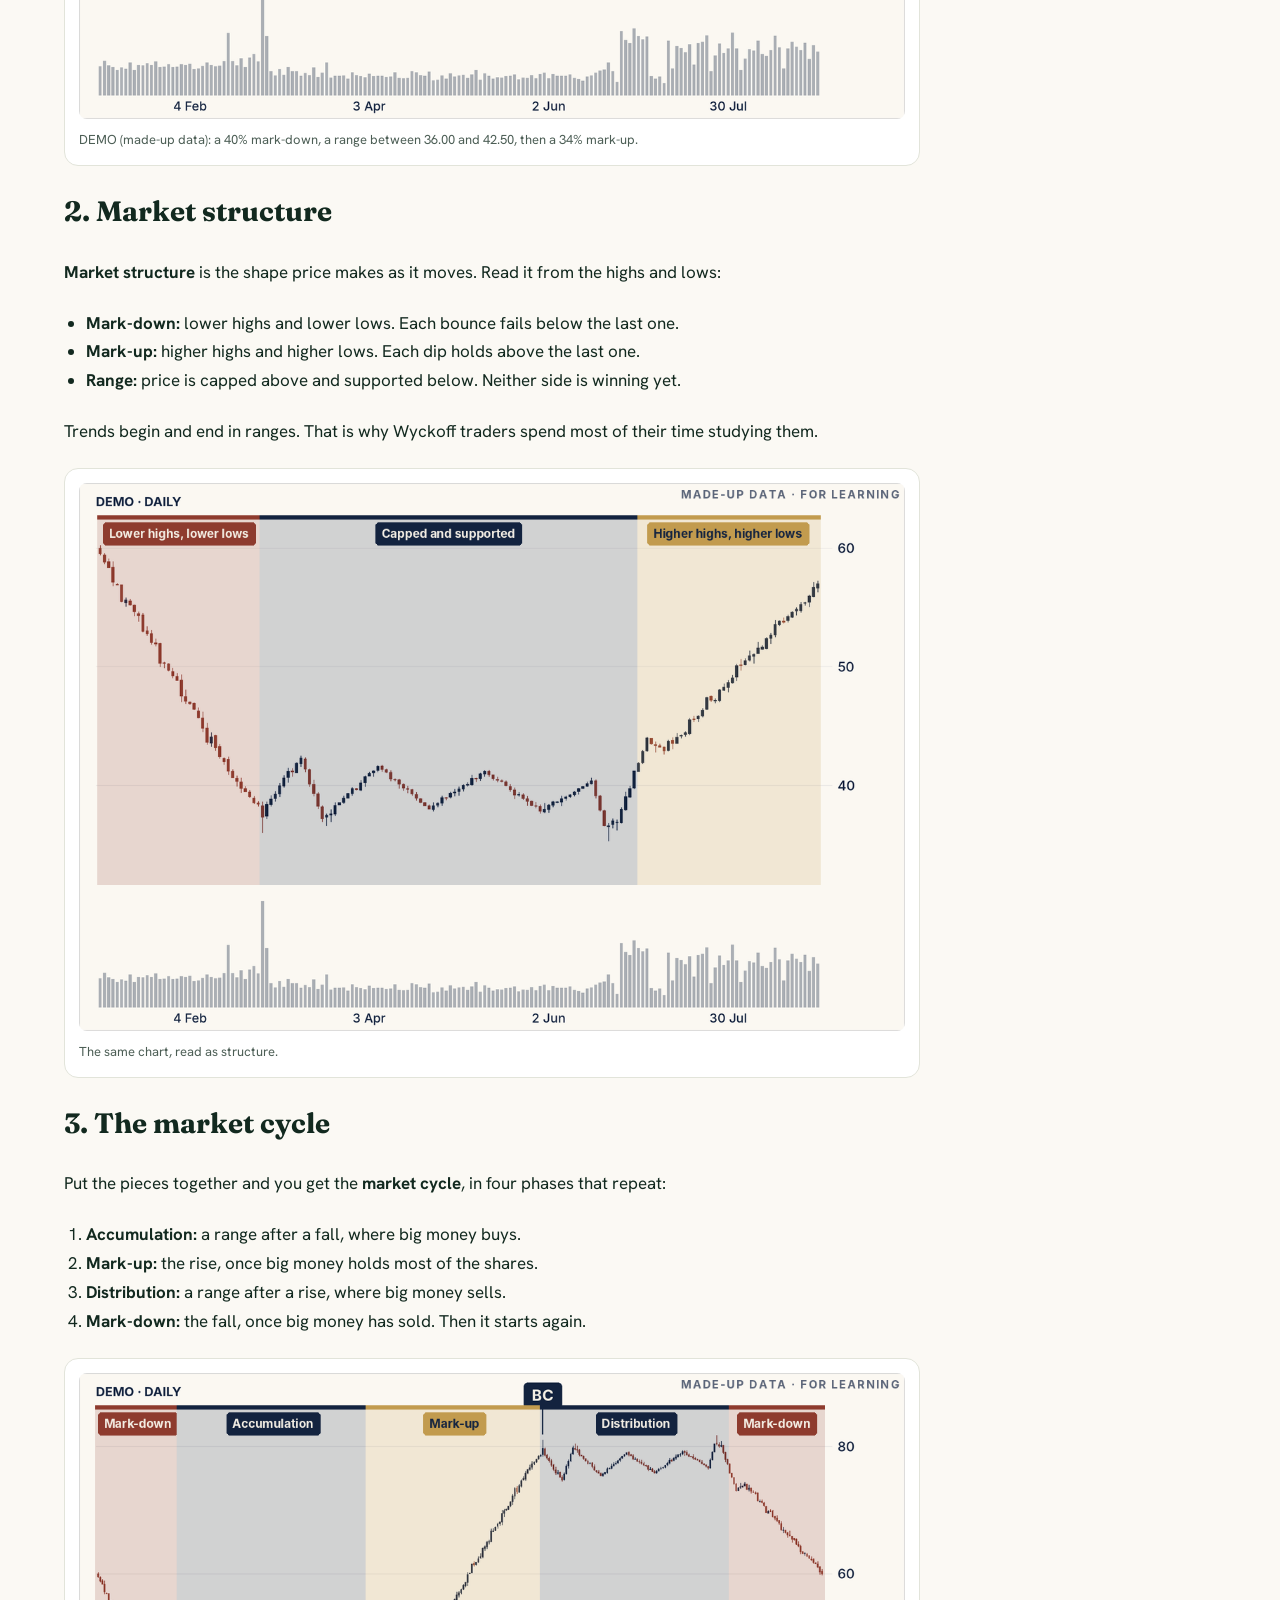
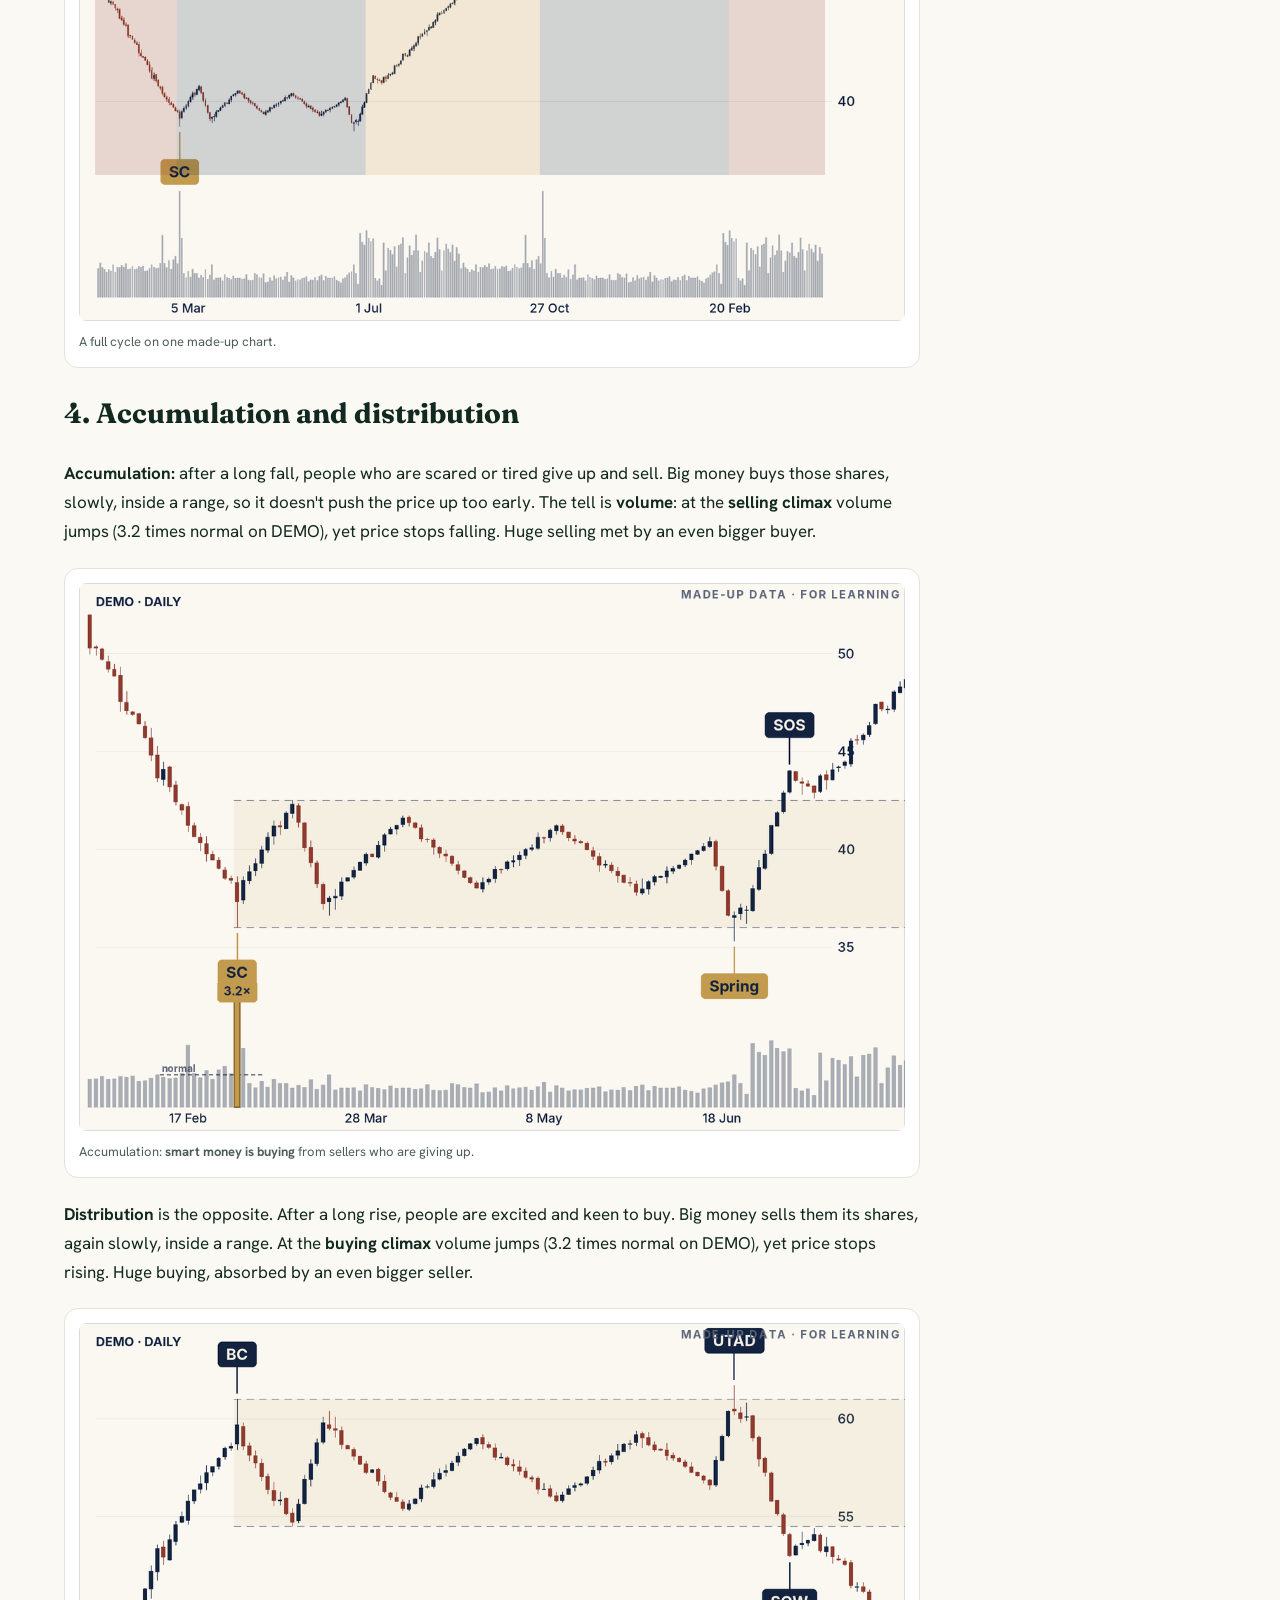
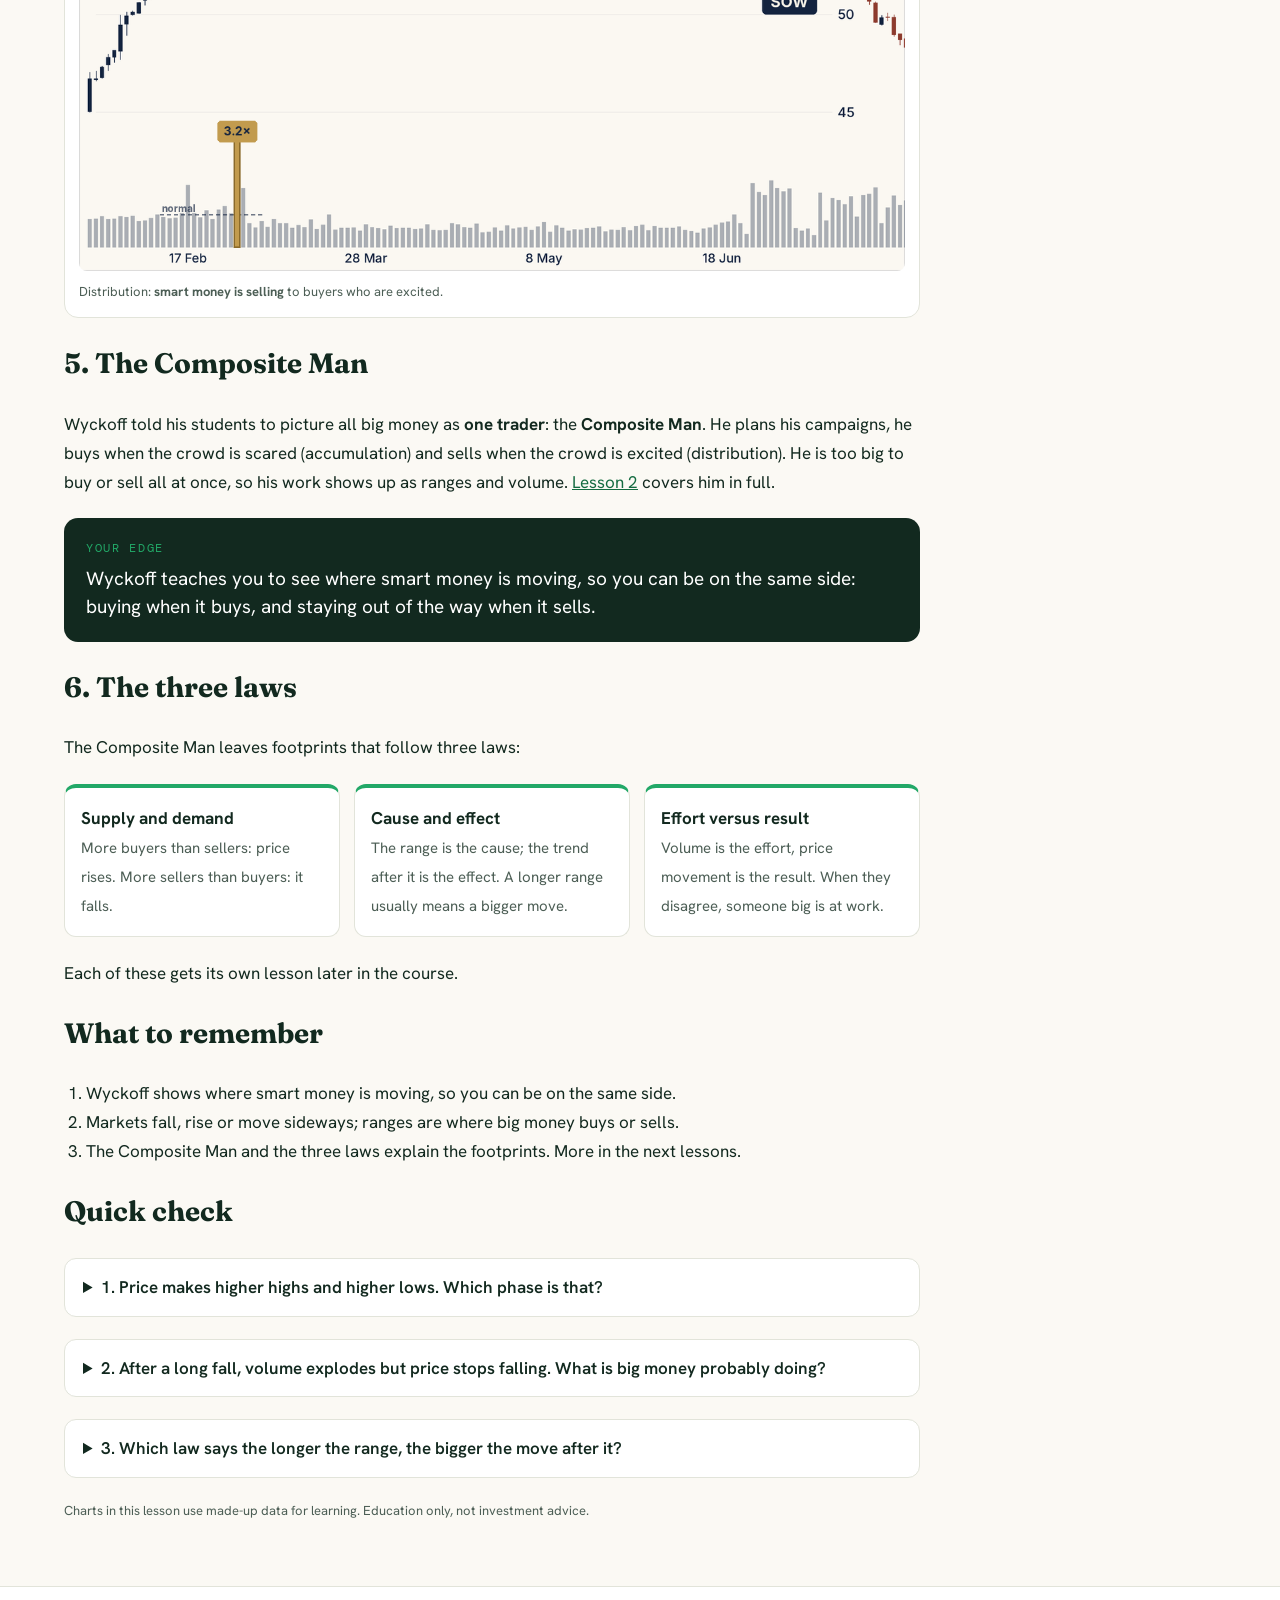
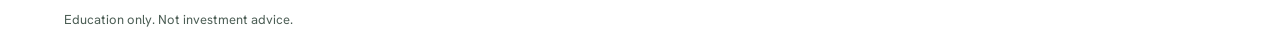
<file: basics/what-is-wyckoff/index.html>
<!doctype html>
<html lang="en">
<head>
<meta charset="utf-8">
<meta name="viewport" content="width=device-width, initial-scale=1">
<title>What is Wyckoff? | Wyckoff Basics, lesson 1 | Wyckademy</title>
<meta name="description" content="Wyckademy teaches the Wyckoff method on real US stocks: a daily scan, the chart, the plan written before the trade, and an honest scorecard. Education only, not investment advice.">
<meta property="og:title" content="What is Wyckoff? | Wyckoff Basics, lesson 1 | Wyckademy">
<meta property="og:description" content="Wyckademy teaches the Wyckoff method on real US stocks: a daily scan, the chart, the plan written before the trade, and an honest scorecard. Education only, not investment advice.">
<meta property="og:image" content="https://wyckademy.com/assets/og_card.png">
<link rel="icon" href="/assets/favicon.svg" type="image/svg+xml">
<link rel="apple-touch-icon" sizes="180x180" href="/assets/apple-touch-icon.png">
<meta name="twitter:card" content="summary_large_image">
<meta name="twitter:image" content="https://wyckademy.com/assets/og_card.png">
<link rel="preconnect" href="https://fonts.googleapis.com">
<link href="https://fonts.googleapis.com/css2?family=Fraunces:opsz,wght@9..144,500..700&amp;family=Hanken+Grotesk:wght@400;500;600;700&amp;family=DM+Mono:wght@400;500&amp;display=swap" rel="stylesheet">
<style>
body{margin:0;font-family:'Hanken Grotesk',Arial,sans-serif;color:#12291F;background:#FBF9F4}
a{color:#146B41}a:hover{color:#0F5A35}
</style>
<style>*{box-sizing:border-box}img{max-width:100%}</style>
<link rel="stylesheet" href="/assets/mobile.css">
</head>
<body>
<div style="width: 100%; background: #FBF9F4">

<header style="background: #F1F5EF; border-bottom: 1px solid #E2E4DA">
<nav aria-label="Main" style="max-width: 1200px; margin: 0 auto; padding: 14px 24px; display: flex; flex-wrap: wrap; align-items: center; gap: 20px">
<a href="/" style="display: flex; align-items: center; gap: 10px; text-decoration: none; color: #12291F">
<svg width="24" height="29" style="display: block" viewBox="0 0 200 240" aria-hidden="true"><path d="M12 8 H188 V118 C188 178 146 213 100 232 C54 213 12 178 12 118 Z" fill="#12291F" stroke="#22A867" stroke-width="6" stroke-linejoin="round"/><rect x="19" y="15" width="162" height="54" rx="3" fill="#22A867"/><path d="M100 32 C88 25 70 25 56 30 V58 C70 53 88 53 100 60 Z" fill="#FBF9F4"/><path d="M100 32 C112 25 130 25 144 30 V58 C130 53 112 53 100 60 Z" fill="#FBF9F4"/><path d="M64 37 C74 34 84 34 93 37 M107 37 C116 34 126 34 136 37" stroke="#22A867" stroke-width="1.6" fill="none"/><path d="M64 44 C74 41 84 41 93 44 M107 44 C116 41 126 41 136 44" stroke="#22A867" stroke-width="1.6" fill="none"/><path d="M64 51 C74 48 84 48 93 51 M107 51 C116 48 126 48 136 51" stroke="#22A867" stroke-width="1.6" fill="none"/><path d="M19 118 V75 H181 V118 C181 174 142 206 100 224 C58 206 19 174 19 118 Z" fill="none" stroke="#3A5747" stroke-width="1.3"/><line x1="30" y1="104" x2="172" y2="104" stroke="#3A5747" stroke-width="1.4" stroke-dasharray="3 3"/><line x1="30" y1="140" x2="172" y2="140" stroke="#3A5747" stroke-width="1.4" stroke-dasharray="3 3"/><polyline points="32,86 48,140 62,104 78,138 94,108 106,152 118,128 132,100 142,113 157,88" fill="none" stroke="#FBF9F4" stroke-width="7" stroke-linejoin="round" stroke-linecap="round"/><polygon points="165,74 148,84 165,94" fill="#22A867"/><circle cx="106" cy="152" r="8" fill="#22A867" stroke="#12291F" stroke-width="3"/><rect x="70" y="182" width="8" height="12" rx="2" fill="#FBF9F4"/><rect x="83" y="174" width="8" height="20" rx="2" fill="#FBF9F4"/><rect x="96" y="184" width="8" height="10" rx="2" fill="#FBF9F4"/><rect x="109" y="168" width="8" height="26" rx="2" fill="#22A867"/><rect x="122" y="178" width="8" height="16" rx="2" fill="#FBF9F4"/></svg>
<span style="font-family: 'Fraunces', sans-serif; font-weight: 700; letter-spacing: .14em; font-size: 17px">WYCKADEMY</span>
</a>
<div style="display: flex; flex-wrap: wrap; gap: 26px; flex-grow: 1; justify-content: center; font-size: 15px">
<a href="/" style="text-decoration: none; color: #4C5E55">Today</a>
<a href="/basics/" style="text-decoration: none; color: #12291F; font-weight: 600; border-bottom: 2px solid #22A867; padding-bottom: 4px">Wyckoff Basics</a>
<a href="/trades/" style="text-decoration: none; color: #4C5E55">Historical Trades</a>
<a href="/trade-or-not/" style="text-decoration: none; color: #4C5E55">To Trade or Not</a>
<a href="/#scorecard" style="text-decoration: none; color: #4C5E55">Scorecard</a>
</div>
<a href="/#signup" style="background: #22A867; color: #12291F; text-decoration: none; padding: 12px 18px; border-radius: 999px; font-size: 14px; font-weight: 700">Get the daily trade</a>
</nav>
</header>

<main style="max-width: 1200px; margin: 0 auto; padding: 28px 24px 64px; display: flex; flex-direction: column; gap: 28px">
<div style="display: flex; flex-direction: column; gap: 10px">
<div style="font-size: 13px; color: #4C5E55"><a href="/basics/" style="text-decoration: none">Wyckoff Basics</a> › Lesson 1 of 8</div>
<h1 style="margin: 0; font-family: 'Fraunces', sans-serif; font-size: 46px; letter-spacing: -.01em">What is Wyckoff?</h1>
<p style="margin: 0; color: #4C5E55; font-size: 18px; max-width: 760px; line-height: 1.5">Wyckoff shows you where smart money is moving, so you can be on the same side. In this lesson: how markets move, market structure, the market cycle, accumulation and distribution, the Composite Man and the three laws.</p>
</div>

<div style="position: relative; border-radius: 16px; overflow: hidden; background: #FFFFFF; aspect-ratio: 16 / 9"><iframe src="https://www.youtube-nocookie.com/embed/X6Kpp_Ky-L8?rel=0" title="What is Wyckoff?" style="position: absolute; inset: 0; width: 100%; height: 100%; border: 0" allow="accelerometer; autoplay; clipboard-write; encrypted-media; gyroscope; picture-in-picture; web-share" referrerpolicy="strict-origin-when-cross-origin" allowfullscreen loading="lazy"></iframe></div>

<div style="display: flex; flex-wrap: wrap; gap: 36px; align-items: flex-start">
<article style="flex: 999 1 620px; min-width: 0; display: flex; flex-direction: column; gap: 22px; font-size: 17px; line-height: 1.7">

<h2 id="moves" style="margin: 0; font-family: 'Fraunces', sans-serif; font-size: 28px">1. Three ways a market moves</h2>
<p style="margin: 0">Every market, at any moment, is doing one of three things. It is <b>falling</b> (a <b>mark-down</b>), <b>rising</b> (a <b>mark-up</b>), or moving <b>sideways</b> in a <b>horizontal range</b>. That's all. Wyckoff's insight was that the sideways part is not random: it is where the next trend is prepared.</p>
<figure style="margin: 0; background: #FFFFFF; border: 1px solid #E2E4DA; border-radius: 14px; padding: 14px">
<img src="/assets/l01_three_moves.png" alt="Made-up DEMO chart: a 40% fall, a sideways range between 36.00 and 42.50, then a 34% rise" style="width: 100%; display: block; border-radius: 8px">
<figcaption style="font-size: 13px; color: #4C5E55; padding-top: 10px">DEMO (made-up data): a 40% mark-down, a range between 36.00 and 42.50, then a 34% mark-up.</figcaption>
</figure>

<h2 id="structure" style="margin: 0; font-family: 'Fraunces', sans-serif; font-size: 28px">2. Market structure</h2>
<p style="margin: 0"><b>Market structure</b> is the shape price makes as it moves. Read it from the highs and lows:</p>
<ul style="margin: 0; padding-left: 22px">
<li><b>Mark-down:</b> lower highs and lower lows. Each bounce fails below the last one.</li>
<li><b>Mark-up:</b> higher highs and higher lows. Each dip holds above the last one.</li>
<li><b>Range:</b> price is capped above and supported below. Neither side is winning yet.</li>
</ul>
<p style="margin: 0">Trends begin and end in ranges. That is why Wyckoff traders spend most of their time studying them.</p>
<figure style="margin: 0; background: #FFFFFF; border: 1px solid #E2E4DA; border-radius: 14px; padding: 14px">
<img src="/assets/l01_structure.png" alt="The same chart split into three parts: lower highs and lower lows, a capped and supported range, higher highs and higher lows" style="width: 100%; display: block; border-radius: 8px">
<figcaption style="font-size: 13px; color: #4C5E55; padding-top: 10px">The same chart, read as structure.</figcaption>
</figure>

<h2 id="cycle" style="margin: 0; font-family: 'Fraunces', sans-serif; font-size: 28px">3. The market cycle</h2>
<p style="margin: 0">Put the pieces together and you get the <b>market cycle</b>, in four phases that repeat:</p>
<ol style="margin: 0; padding-left: 22px">
<li><b>Accumulation:</b> a range after a fall, where big money buys.</li>
<li><b>Mark-up:</b> the rise, once big money holds most of the shares.</li>
<li><b>Distribution:</b> a range after a rise, where big money sells.</li>
<li><b>Mark-down:</b> the fall, once big money has sold. Then it starts again.</li>
</ol>
<figure style="margin: 0; background: #FFFFFF; border: 1px solid #E2E4DA; border-radius: 14px; padding: 14px">
<img src="/assets/l01_cycle.png" alt="A full made-up market cycle on one chart: mark-down, accumulation, mark-up, distribution, mark-down" style="width: 100%; display: block; border-radius: 8px">
<figcaption style="font-size: 13px; color: #4C5E55; padding-top: 10px">A full cycle on one made-up chart.</figcaption>
</figure>

<h2 id="accumulation" style="margin: 0; font-family: 'Fraunces', sans-serif; font-size: 28px">4. Accumulation and distribution</h2>
<p style="margin: 0"><b>Accumulation:</b> after a long fall, people who are scared or tired give up and sell. Big money buys those shares, slowly, inside a range, so it doesn't push the price up too early. The tell is <b>volume</b>: at the <b>selling climax</b> volume jumps (3.2 times normal on DEMO), yet price stops falling. Huge selling met by an even bigger buyer.</p>
<figure style="margin: 0; background: #FFFFFF; border: 1px solid #E2E4DA; border-radius: 14px; padding: 14px">
<img src="/assets/l01_accumulation.png" alt="Accumulation on DEMO: the selling climax on 3.2 times normal volume, a range, a spring and a sign of strength" style="width: 100%; display: block; border-radius: 8px">
<figcaption style="font-size: 13px; color: #4C5E55; padding-top: 10px">Accumulation: <b>smart money is buying</b> from sellers who are giving up.</figcaption>
</figure>
<p style="margin: 0"><b>Distribution</b> is the opposite. After a long rise, people are excited and keen to buy. Big money sells them its shares, again slowly, inside a range. At the <b>buying climax</b> volume jumps (3.2 times normal on DEMO), yet price stops rising. Huge buying, absorbed by an even bigger seller.</p>
<figure style="margin: 0; background: #FFFFFF; border: 1px solid #E2E4DA; border-radius: 14px; padding: 14px">
<img src="/assets/l01_distribution.png" alt="Distribution on DEMO: the buying climax on 3.2 times normal volume, a range, an upthrust and a sign of weakness" style="width: 100%; display: block; border-radius: 8px">
<figcaption style="font-size: 13px; color: #4C5E55; padding-top: 10px">Distribution: <b>smart money is selling</b> to buyers who are excited.</figcaption>
</figure>

<h2 id="composite-man" style="margin: 0; font-family: 'Fraunces', sans-serif; font-size: 28px">5. The Composite Man</h2>
<p style="margin: 0">Wyckoff told his students to picture all big money as <b>one trader</b>: the <b>Composite Man</b>. He plans his campaigns, he buys when the crowd is scared (accumulation) and sells when the crowd is excited (distribution). He is too big to buy or sell all at once, so his work shows up as ranges and volume. <a href="/basics/composite-man/">Lesson 2</a> covers him in full.</p>
<div style="background: #12291F; color: #FFFFFF; border-radius: 14px; padding: 20px 22px">
<div style="font-family: 'DM Mono', monospace; font-size: 12px; letter-spacing: .14em; color: #22A867">YOUR EDGE</div>
<p style="margin: 6px 0 0; font-size: 19px; line-height: 1.5">Wyckoff teaches you to see where smart money is moving, so you can be on the same side: buying when it buys, and staying out of the way when it sells.</p>
</div>

<h2 id="laws" style="margin: 0; font-family: 'Fraunces', sans-serif; font-size: 28px">6. The three laws</h2>
<p style="margin: 0">The Composite Man leaves footprints that follow three laws:</p>
<div style="display: flex; flex-wrap: wrap; gap: 14px">
<div style="flex: 1 1 200px; background: #FFFFFF; border: 1px solid #E2E4DA; border-top: 4px solid #22A867; border-radius: 12px; padding: 16px"><b>Supply and demand</b><br><span style="color: #4C5E55; font-size: 15px">More buyers than sellers: price rises. More sellers than buyers: it falls.</span></div>
<div style="flex: 1 1 200px; background: #FFFFFF; border: 1px solid #E2E4DA; border-top: 4px solid #22A867; border-radius: 12px; padding: 16px"><b>Cause and effect</b><br><span style="color: #4C5E55; font-size: 15px">The range is the cause; the trend after it is the effect. A longer range usually means a bigger move.</span></div>
<div style="flex: 1 1 200px; background: #FFFFFF; border: 1px solid #E2E4DA; border-top: 4px solid #22A867; border-radius: 12px; padding: 16px"><b>Effort versus result</b><br><span style="color: #4C5E55; font-size: 15px">Volume is the effort, price movement is the result. When they disagree, someone big is at work.</span></div>
</div>
<p style="margin: 0">Each of these gets its own lesson later in the course.</p>

<h2 id="remember" style="margin: 0; font-family: 'Fraunces', sans-serif; font-size: 28px">What to remember</h2>
<ol style="margin: 0; padding-left: 22px">
<li>Wyckoff shows where smart money is moving, so you can be on the same side.</li>
<li>Markets fall, rise or move sideways; ranges are where big money buys or sells.</li>
<li>The Composite Man and the three laws explain the footprints. More in the next lessons.</li>
</ol>

<h2 id="check" style="margin: 0; font-family: 'Fraunces', sans-serif; font-size: 28px">Quick check</h2>
<details style="background: #FFFFFF; border: 1px solid #E2E4DA; border-radius: 12px; padding: 14px 18px"><summary style="cursor: pointer; font-weight: 600">1. Price makes higher highs and higher lows. Which phase is that?</summary><p style="margin: 10px 0 0">A mark-up.</p></details>
<details style="background: #FFFFFF; border: 1px solid #E2E4DA; border-radius: 12px; padding: 14px 18px"><summary style="cursor: pointer; font-weight: 600">2. After a long fall, volume explodes but price stops falling. What is big money probably doing?</summary><p style="margin: 10px 0 0">Buying: absorbing the panic selling. That is how accumulation starts.</p></details>
<details style="background: #FFFFFF; border: 1px solid #E2E4DA; border-radius: 12px; padding: 14px 18px"><summary style="cursor: pointer; font-weight: 600">3. Which law says the longer the range, the bigger the move after it?</summary><p style="margin: 10px 0 0">Cause and effect.</p></details>

<p style="margin: 0; font-size: 13px; color: #4C5E55">Charts in this lesson use made-up data for learning. Education only, not investment advice.</p>
</article>

<aside style="flex: 1 1 260px; min-width: 0; display: flex; flex-direction: column; gap: 16px; position: sticky; top: 20px">
<div style="background: #FFFFFF; border: 1px solid #E2E4DA; border-radius: 14px; padding: 18px">
<div style="font-family: 'DM Mono', monospace; font-size: 12px; letter-spacing: .12em; color: #4C5E55">IN THIS LESSON</div>
<ol style="margin: 10px 0 0; padding-left: 20px; display: flex; flex-direction: column; gap: 6px; font-size: 15px">
<li><a href="#moves" style="text-decoration: none">Three ways a market moves</a></li>
<li><a href="#structure" style="text-decoration: none">Market structure</a></li>
<li><a href="#cycle" style="text-decoration: none">The market cycle</a></li>
<li><a href="#accumulation" style="text-decoration: none">Accumulation and distribution</a></li>
<li><a href="#composite-man" style="text-decoration: none">The Composite Man</a></li>
<li><a href="#laws" style="text-decoration: none">The three laws</a></li>
<li><a href="#check" style="text-decoration: none">Quick check</a></li>
</ol>
</div>
<a href="/basics/composite-man/" style="background: #12291F; color: #FFFFFF; text-decoration: none; border-radius: 14px; padding: 18px; display: block">
<div style="font-family: 'DM Mono', monospace; font-size: 12px; letter-spacing: .12em; color: #22A867">NEXT</div>
<div style="font-family: 'Fraunces', sans-serif; font-size: 20px; font-weight: 600; margin-top: 6px">Lesson 2 · The Composite Man →</div>
<div style="color: #C9D8CF; font-size: 14px; margin-top: 4px">Back to all 8 lessons</div>
</a>
</aside>
</div>
</main>

<footer style="background: #FFFFFF; border-top: 1px solid #E2E4DA">
<div style="max-width: 1200px; margin: 0 auto; padding: 24px; font-size: 13px; color: #4C5E55">Education only. Not investment advice.</div>
</footer>
</div>
</body>
</html>
</file>
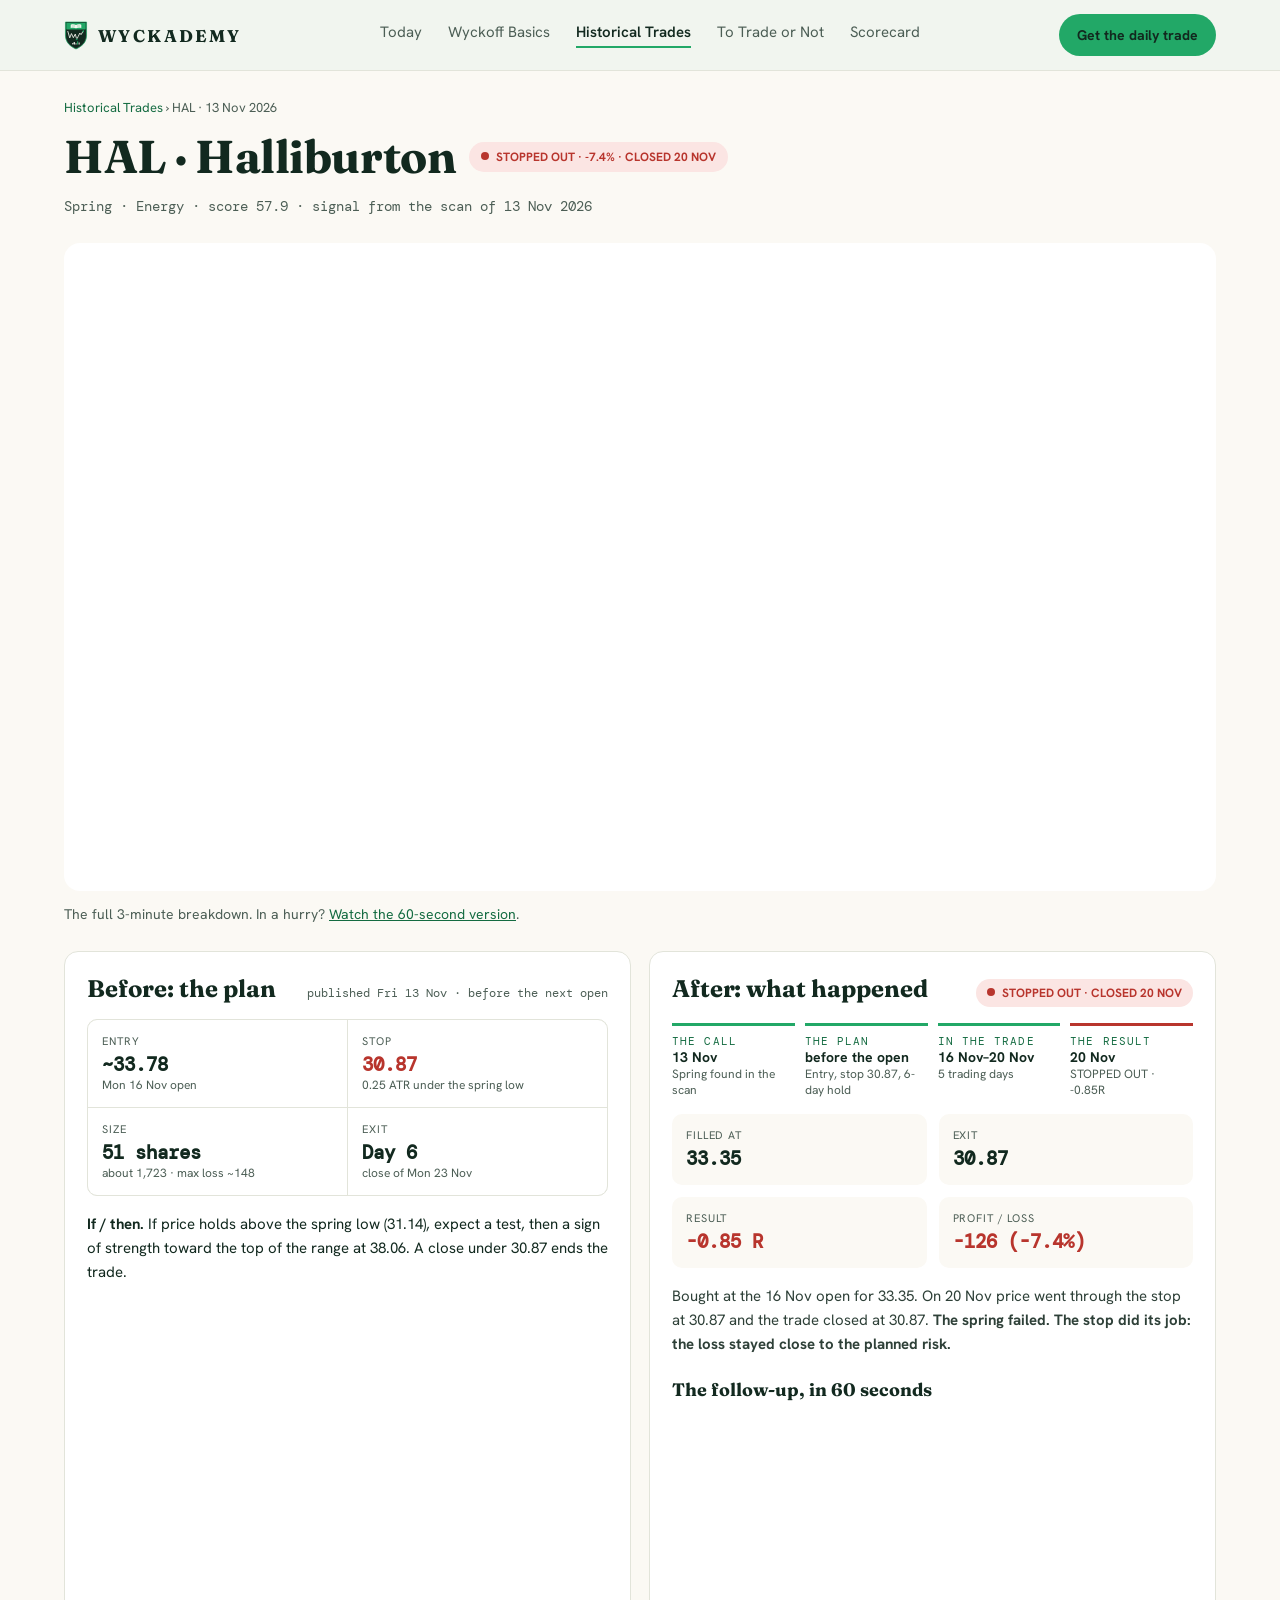
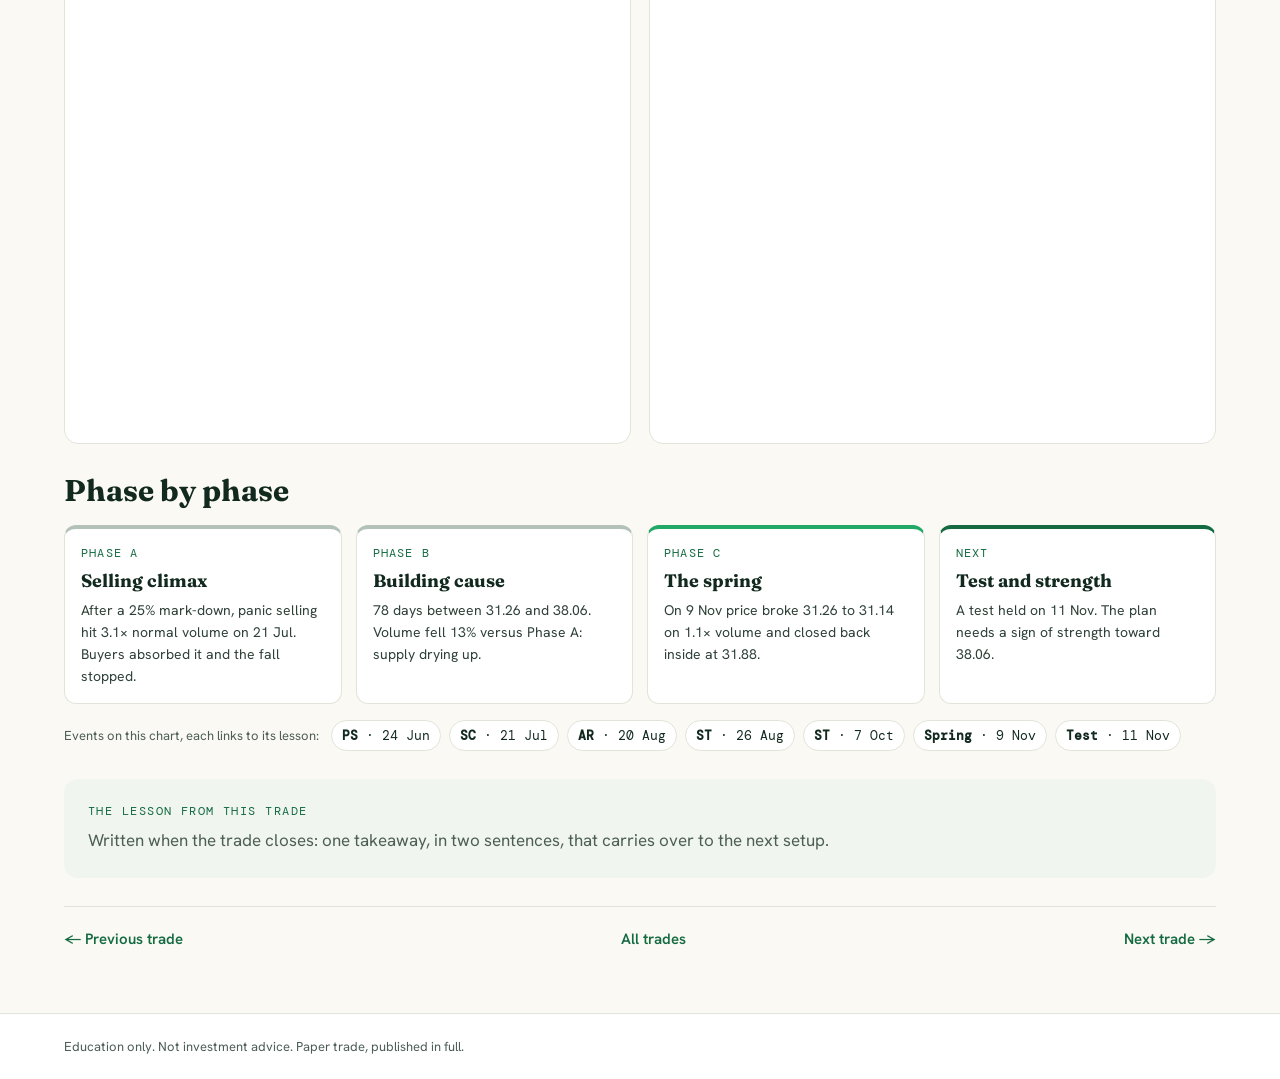
<file: trades/hal-2026-11-13/index.html>
<!doctype html>
<html lang="en">
<head>
<meta charset="utf-8">
<meta name="viewport" content="width=device-width, initial-scale=1">
<title>Case file: HAL spring, 13 Nov 2026 | Wyckademy</title>
<meta name="description" content="Wyckademy teaches the Wyckoff method on real US stocks: a daily scan, the chart, the plan written before the trade, and an honest scorecard. Education only, not investment advice.">
<meta property="og:title" content="Case file: HAL spring, 13 Nov 2026 | Wyckademy">
<meta property="og:description" content="Wyckademy teaches the Wyckoff method on real US stocks: a daily scan, the chart, the plan written before the trade, and an honest scorecard. Education only, not investment advice.">
<meta property="og:image" content="https://wyckademy.com/assets/hal_thumb.png">
<link rel="icon" href="/assets/favicon.svg" type="image/svg+xml">
<link rel="apple-touch-icon" sizes="180x180" href="/assets/apple-touch-icon.png">
<meta name="twitter:card" content="summary_large_image">
<meta name="twitter:image" content="https://wyckademy.com/assets/hal_thumb.png">
<link rel="preconnect" href="https://fonts.googleapis.com">
<link href="https://fonts.googleapis.com/css2?family=Fraunces:opsz,wght@9..144,500..700&amp;family=Hanken+Grotesk:wght@400;500;600;700&amp;family=DM+Mono:wght@400;500&amp;display=swap" rel="stylesheet">
<style>
body{margin:0;font-family:'Hanken Grotesk',Arial,sans-serif;color:#12291F;background:#FBF9F4}
a{color:#146B41}a:hover{color:#0F5A35}
</style>
<style>*{box-sizing:border-box}img{max-width:100%}</style>
<link rel="stylesheet" href="/assets/mobile.css">
</head>
<body>
<div style="width: 100%; background: #FBF9F4">

<header style="background: #F1F5EF; border-bottom: 1px solid #E2E4DA">
<nav aria-label="Main" style="max-width: 1200px; margin: 0 auto; padding: 14px 24px; display: flex; flex-wrap: wrap; align-items: center; gap: 20px">
<a href="/" style="display: flex; align-items: center; gap: 10px; text-decoration: none; color: #12291F">
<svg width="24" height="29" style="display: block" viewBox="0 0 200 240" aria-hidden="true"><path d="M12 8 H188 V118 C188 178 146 213 100 232 C54 213 12 178 12 118 Z" fill="#12291F" stroke="#22A867" stroke-width="6" stroke-linejoin="round"/><rect x="19" y="15" width="162" height="54" rx="3" fill="#22A867"/><path d="M100 32 C88 25 70 25 56 30 V58 C70 53 88 53 100 60 Z" fill="#FBF9F4"/><path d="M100 32 C112 25 130 25 144 30 V58 C130 53 112 53 100 60 Z" fill="#FBF9F4"/><path d="M64 37 C74 34 84 34 93 37 M107 37 C116 34 126 34 136 37" stroke="#22A867" stroke-width="1.6" fill="none"/><path d="M64 44 C74 41 84 41 93 44 M107 44 C116 41 126 41 136 44" stroke="#22A867" stroke-width="1.6" fill="none"/><path d="M64 51 C74 48 84 48 93 51 M107 51 C116 48 126 48 136 51" stroke="#22A867" stroke-width="1.6" fill="none"/><path d="M19 118 V75 H181 V118 C181 174 142 206 100 224 C58 206 19 174 19 118 Z" fill="none" stroke="#3A5747" stroke-width="1.3"/><line x1="30" y1="104" x2="172" y2="104" stroke="#3A5747" stroke-width="1.4" stroke-dasharray="3 3"/><line x1="30" y1="140" x2="172" y2="140" stroke="#3A5747" stroke-width="1.4" stroke-dasharray="3 3"/><polyline points="32,86 48,140 62,104 78,138 94,108 106,152 118,128 132,100 142,113 157,88" fill="none" stroke="#FBF9F4" stroke-width="7" stroke-linejoin="round" stroke-linecap="round"/><polygon points="165,74 148,84 165,94" fill="#22A867"/><circle cx="106" cy="152" r="8" fill="#22A867" stroke="#12291F" stroke-width="3"/><rect x="70" y="182" width="8" height="12" rx="2" fill="#FBF9F4"/><rect x="83" y="174" width="8" height="20" rx="2" fill="#FBF9F4"/><rect x="96" y="184" width="8" height="10" rx="2" fill="#FBF9F4"/><rect x="109" y="168" width="8" height="26" rx="2" fill="#22A867"/><rect x="122" y="178" width="8" height="16" rx="2" fill="#FBF9F4"/></svg>
<span style="font-family: 'Fraunces', sans-serif; font-weight: 700; letter-spacing: .14em; font-size: 17px">WYCKADEMY</span>
</a>
<div style="display: flex; flex-wrap: wrap; gap: 26px; flex-grow: 1; justify-content: center; font-size: 15px">
<a href="/" style="text-decoration: none; color: #4C5E55">Today</a>
<a href="/basics/" style="text-decoration: none; color: #4C5E55">Wyckoff Basics</a>
<a href="/trades/" style="text-decoration: none; color: #12291F; font-weight: 600; border-bottom: 2px solid #22A867; padding-bottom: 4px">Historical Trades</a>
<a href="/trade-or-not/" style="text-decoration: none; color: #4C5E55">To Trade or Not</a>
<a href="/#scorecard" style="text-decoration: none; color: #4C5E55">Scorecard</a>
</div>
<a href="/#signup" style="background: #22A867; color: #12291F; text-decoration: none; padding: 12px 18px; border-radius: 999px; font-size: 14px; font-weight: 700">Get the daily trade</a>
</nav>
</header>

<main style="max-width: 1200px; margin: 0 auto; padding: 28px 24px 64px; display: flex; flex-direction: column; gap: 28px">
<div style="display: flex; flex-direction: column; gap: 12px">
<div style="font-size: 13px; color: #4C5E55"><a href="/trades/" style="text-decoration: none">Historical Trades</a> › HAL · 13 Nov 2026</div>
<div style="display: flex; flex-wrap: wrap; align-items: center; gap: 14px">
<h1 style="margin: 0; font-family: 'Fraunces', sans-serif; font-size: 46px; letter-spacing: -.01em">HAL · Halliburton</h1>
<span style="background: #FBE5E3; color: #B8352D; font-size: 12px; font-weight: 700; padding: 7px 12px; border-radius: 999px"><span data-lamp style="display: inline-block; width: 8px; height: 8px; border-radius: 50%; background: currentColor; margin-right: 7px; vertical-align: 1px"></span>STOPPED OUT · -7.4% · CLOSED 20 NOV</span>
</div>
<span style="font-family: 'DM Mono', monospace; font-size: 14px; color: #4C5E55">Spring · Energy · score 57.9 · signal from the scan of 13 Nov 2026</span>
</div>

<div style="position: relative; border-radius: 16px; overflow: hidden; background: #FFFFFF; aspect-ratio: 16 / 9"><iframe src="https://www.youtube-nocookie.com/embed/samb0uFVgYo?rel=0" title="Trade breakdown" style="position: absolute; inset: 0; width: 100%; height: 100%; border: 0" allow="accelerometer; autoplay; clipboard-write; encrypted-media; gyroscope; picture-in-picture; web-share" referrerpolicy="strict-origin-when-cross-origin" allowfullscreen loading="lazy"></iframe></div>
<p style="margin: -14px 0 0; font-size: 14px; color: #4C5E55">The full 3-minute breakdown. In a hurry? <a href="https://www.youtube.com/shorts/VTYdCnVWCQE" rel="noopener" target="_blank">Watch the 60-second version</a>.</p>

<div style="display: grid; grid-template-columns: repeat(2, minmax(0, 1fr)); gap: 18px">
<section style="background: #FFFFFF; border: 1px solid #E2E4DA; border-radius: 14px; padding: 22px; display: flex; flex-direction: column; gap: 16px">
<div style="display: flex; justify-content: space-between; align-items: baseline; gap: 10px; flex-wrap: wrap">
<h2 style="margin: 0; font-family: 'Fraunces', sans-serif; font-size: 24px">Before: the plan</h2>
<span style="font-family: 'DM Mono', monospace; font-size: 12px; color: #4C5E55">published Fri 13 Nov · before the next open</span>
</div>
<div style="display: grid; grid-template-columns: repeat(2, minmax(0, 1fr)); gap: 1px; background: #E2E4DA; border: 1px solid #E2E4DA; border-radius: 10px; overflow: hidden">
<div style="background: #FFFFFF; padding: 14px"><div style="font-size: 11px; letter-spacing: .08em; color: #4C5E55">ENTRY</div><div style="font-family: 'DM Mono', monospace; font-size: 19px; font-weight: 600; margin-top: 4px">~33.78</div><div style="font-size: 12px; color: #4C5E55">Mon 16 Nov open</div></div>
<div style="background: #FFFFFF; padding: 14px"><div style="font-size: 11px; letter-spacing: .08em; color: #4C5E55">STOP</div><div style="font-family: 'DM Mono', monospace; font-size: 19px; font-weight: 600; margin-top: 4px; color: #B8352D">30.87</div><div style="font-size: 12px; color: #4C5E55">0.25 ATR under the spring low</div></div>
<div style="background: #FFFFFF; padding: 14px"><div style="font-size: 11px; letter-spacing: .08em; color: #4C5E55">SIZE</div><div style="font-family: 'DM Mono', monospace; font-size: 19px; font-weight: 600; margin-top: 4px">51 shares</div><div style="font-size: 12px; color: #4C5E55">about 1,723 · max loss ~148</div></div>
<div style="background: #FFFFFF; padding: 14px"><div style="font-size: 11px; letter-spacing: .08em; color: #4C5E55">EXIT</div><div style="font-family: 'DM Mono', monospace; font-size: 19px; font-weight: 600; margin-top: 4px">Day 6</div><div style="font-size: 12px; color: #4C5E55">close of Mon 23 Nov</div></div>
</div>
<p style="margin: 0; font-size: 15px; line-height: 1.6"><b>If / then.</b> If price holds above the spring low (31.14), expect a test, then a sign of strength toward the top of the range at 38.06. A close under 30.87 ends the trade.</p>
</section>

<section data-after style="background: #FFFFFF; border: 1px solid #E2E4DA; border-radius: 14px; padding: 22px; display: flex; flex-direction: column; gap: 16px">
<div style="display: flex; justify-content: space-between; align-items: baseline; gap: 10px; flex-wrap: wrap">
<h2 style="margin: 0; font-family: 'Fraunces', sans-serif; font-size: 24px">After: what happened</h2>
<span style="background: #FBE5E3; color: #B8352D; font-size: 12px; font-weight: 700; padding: 6px 11px; border-radius: 999px"><span data-lamp style="display: inline-block; width: 8px; height: 8px; border-radius: 50%; background: currentColor; margin-right: 7px; vertical-align: 1px"></span>STOPPED OUT · CLOSED 20 NOV</span>
</div>
<div style="display: flex; flex-wrap: wrap; gap: 10px"><div style="flex: 1 1 120px; border-top: 3px solid #22A867; padding-top: 8px"><div style="font-family: 'DM Mono', monospace; font-size: 11px; letter-spacing: .1em; color: #146B41">THE CALL</div><div style="font-weight: 700; font-size: 14px">13 Nov</div><div style="font-size: 12px; color: #4C5E55">Spring found in the scan</div></div><div style="flex: 1 1 120px; border-top: 3px solid #22A867; padding-top: 8px"><div style="font-family: 'DM Mono', monospace; font-size: 11px; letter-spacing: .1em; color: #146B41">THE PLAN</div><div style="font-weight: 700; font-size: 14px">before the open</div><div style="font-size: 12px; color: #4C5E55">Entry, stop 30.87, 6-day hold</div></div><div style="flex: 1 1 120px; border-top: 3px solid #22A867; padding-top: 8px"><div style="font-family: 'DM Mono', monospace; font-size: 11px; letter-spacing: .1em; color: #146B41">IN THE TRADE</div><div style="font-weight: 700; font-size: 14px">16 Nov–20 Nov</div><div style="font-size: 12px; color: #4C5E55">5 trading days</div></div><div style="flex: 1 1 120px; border-top: 3px solid #B8352D; padding-top: 8px"><div style="font-family: 'DM Mono', monospace; font-size: 11px; letter-spacing: .1em; color: #146B41">THE RESULT</div><div style="font-weight: 700; font-size: 14px">20 Nov</div><div style="font-size: 12px; color: #4C5E55">STOPPED OUT · -0.85R</div></div></div>
<div style="display: grid; grid-template-columns: repeat(2, minmax(0, 1fr)); gap: 12px">
<div style="background: #FBF9F4; border-radius: 10px; padding: 14px"><div style="font-size: 11px; letter-spacing: .08em; color: #4C5E55">FILLED AT</div><div style="font-family: 'DM Mono', monospace; font-size: 19px; font-weight: 600; margin-top: 4px; color: #12291F">33.35</div></div><div style="background: #FBF9F4; border-radius: 10px; padding: 14px"><div style="font-size: 11px; letter-spacing: .08em; color: #4C5E55">EXIT</div><div style="font-family: 'DM Mono', monospace; font-size: 19px; font-weight: 600; margin-top: 4px; color: #12291F">30.87</div></div><div style="background: #FBF9F4; border-radius: 10px; padding: 14px"><div style="font-size: 11px; letter-spacing: .08em; color: #4C5E55">RESULT</div><div style="font-family: 'DM Mono', monospace; font-size: 19px; font-weight: 600; margin-top: 4px; color: #B8352D">-0.85 R</div></div><div style="background: #FBF9F4; border-radius: 10px; padding: 14px"><div style="font-size: 11px; letter-spacing: .08em; color: #4C5E55">PROFIT / LOSS</div><div style="font-family: 'DM Mono', monospace; font-size: 19px; font-weight: 600; margin-top: 4px; color: #B8352D">-126 (-7.4%)</div></div>
</div>
<p style="margin: 0; font-size: 15px; line-height: 1.6; color: #2E4038">Bought at the 16 Nov open for 33.35. On 20 Nov price went through the stop at 30.87 and the trade closed at 30.87. <b>The spring failed. The stop did its job: the loss stayed close to the planned risk.</b></p>
<h3 style="margin: 6px 0 0; font-family: 'Fraunces', sans-serif; font-size: 18px">The follow-up, in 60 seconds</h3>
<div style="position: relative; width: 100%; max-width: 340px; margin: 0 auto; aspect-ratio: 9 / 16; border-radius: 14px; overflow: hidden; background: #FFFFFF"><iframe src="https://www.youtube-nocookie.com/embed/r-AnTEbHsh8?rel=0" title="The result, in 60 seconds" style="position: absolute; inset: 0; width: 100%; height: 100%; border: 0" allow="accelerometer; autoplay; clipboard-write; encrypted-media; gyroscope; picture-in-picture; web-share" referrerpolicy="strict-origin-when-cross-origin" allowfullscreen loading="lazy"></iframe></div>
</section>
</div>

<section style="display: flex; flex-direction: column; gap: 16px">
<h2 style="margin: 0; font-family: 'Fraunces', sans-serif; font-size: 30px">Phase by phase</h2>
<div style="display: grid; grid-template-columns: repeat(4, minmax(0, 1fr)); gap: 14px">

<div style="background: #FFFFFF; border: 1px solid #E2E4DA; border-top: 4px solid #B3C2B9; border-radius: 12px; padding: 16px; display: flex; flex-direction: column; gap: 8px">
<div style="font-family: 'DM Mono', monospace; font-size: 12px; letter-spacing: .1em; color: #146B41">PHASE A</div>
<b style="font-family: 'Fraunces', sans-serif; font-size: 18px">Selling climax</b>
<span style="font-size: 14px; line-height: 1.55; color: #2E4038">After a 25% mark-down, panic selling hit 3.1× normal volume on 21 Jul. Buyers absorbed it and the fall stopped.</span>
</div>

<div style="background: #FFFFFF; border: 1px solid #E2E4DA; border-top: 4px solid #B3C2B9; border-radius: 12px; padding: 16px; display: flex; flex-direction: column; gap: 8px">
<div style="font-family: 'DM Mono', monospace; font-size: 12px; letter-spacing: .1em; color: #146B41">PHASE B</div>
<b style="font-family: 'Fraunces', sans-serif; font-size: 18px">Building cause</b>
<span style="font-size: 14px; line-height: 1.55; color: #2E4038">78 days between 31.26 and 38.06. Volume fell 13% versus Phase A: supply drying up.</span>
</div>

<div style="background: #FFFFFF; border: 1px solid #E2E4DA; border-top: 4px solid #22A867; border-radius: 12px; padding: 16px; display: flex; flex-direction: column; gap: 8px">
<div style="font-family: 'DM Mono', monospace; font-size: 12px; letter-spacing: .1em; color: #146B41">PHASE C</div>
<b style="font-family: 'Fraunces', sans-serif; font-size: 18px">The spring</b>
<span style="font-size: 14px; line-height: 1.55; color: #2E4038">On 9 Nov price broke 31.26 to 31.14 on 1.1× volume and closed back inside at 31.88.</span>
</div>

<div style="background: #FFFFFF; border: 1px solid #E2E4DA; border-top: 4px solid #146B41; border-radius: 12px; padding: 16px; display: flex; flex-direction: column; gap: 8px">
<div style="font-family: 'DM Mono', monospace; font-size: 12px; letter-spacing: .1em; color: #146B41">NEXT</div>
<b style="font-family: 'Fraunces', sans-serif; font-size: 18px">Test and strength</b>
<span style="font-size: 14px; line-height: 1.55; color: #2E4038">A test held on 11 Nov. The plan needs a sign of strength toward 38.06.</span>
</div>

</div>
<div style="display: flex; flex-wrap: wrap; gap: 8px; align-items: center">
<span style="font-size: 13px; color: #4C5E55; margin-right: 4px">Events on this chart, each links to its lesson:</span>

<a href="/lesson/" style="font-family: 'DM Mono', monospace; font-size: 13px; text-decoration: none; color: #12291F; background: #FFFFFF; border: 1px solid #E2E4DA; border-radius: 999px; padding: 6px 10px"><b>PS</b> · 24 Jun</a>

<a href="/lesson/" style="font-family: 'DM Mono', monospace; font-size: 13px; text-decoration: none; color: #12291F; background: #FFFFFF; border: 1px solid #E2E4DA; border-radius: 999px; padding: 6px 10px"><b>SC</b> · 21 Jul</a>

<a href="/lesson/" style="font-family: 'DM Mono', monospace; font-size: 13px; text-decoration: none; color: #12291F; background: #FFFFFF; border: 1px solid #E2E4DA; border-radius: 999px; padding: 6px 10px"><b>AR</b> · 20 Aug</a>

<a href="/lesson/" style="font-family: 'DM Mono', monospace; font-size: 13px; text-decoration: none; color: #12291F; background: #FFFFFF; border: 1px solid #E2E4DA; border-radius: 999px; padding: 6px 10px"><b>ST</b> · 26 Aug</a>

<a href="/lesson/" style="font-family: 'DM Mono', monospace; font-size: 13px; text-decoration: none; color: #12291F; background: #FFFFFF; border: 1px solid #E2E4DA; border-radius: 999px; padding: 6px 10px"><b>ST</b> · 7 Oct</a>

<a href="/lesson/" style="font-family: 'DM Mono', monospace; font-size: 13px; text-decoration: none; color: #12291F; background: #FFFFFF; border: 1px solid #E2E4DA; border-radius: 999px; padding: 6px 10px"><b>Spring</b> · 9 Nov</a>

<a href="/lesson/" style="font-family: 'DM Mono', monospace; font-size: 13px; text-decoration: none; color: #12291F; background: #FFFFFF; border: 1px solid #E2E4DA; border-radius: 999px; padding: 6px 10px"><b>Test</b> · 11 Nov</a>

</div>
</section>

<section style="background: #F1F5EF; color: #12291F; border-radius: 14px; padding: 24px; display: flex; flex-direction: column; gap: 8px">
<div style="font-family: 'DM Mono', monospace; font-size: 12px; letter-spacing: .12em; color: #146B41">THE LESSON FROM THIS TRADE</div>
<p style="margin: 0; font-size: 17px; line-height: 1.6; color: #4C5E55">Written when the trade closes: one takeaway, in two sentences, that carries over to the next setup.</p>
</section>

<div style="display: flex; flex-wrap: wrap; justify-content: space-between; gap: 12px; border-top: 1px solid #E2E4DA; padding-top: 22px; font-size: 15px; font-weight: 600">
<a href="/trades/hal-2026-11-13/" style="text-decoration: none">← Previous trade</a>
<a href="/trades/" style="text-decoration: none">All trades</a>
<a href="/trades/hal-2026-11-13/" style="text-decoration: none">Next trade →</a>
</div>
</main>

<footer style="background: #FFFFFF; border-top: 1px solid #E2E4DA">
<div style="max-width: 1200px; margin: 0 auto; padding: 24px; font-size: 13px; color: #4C5E55">Education only. Not investment advice. Paper trade, published in full.</div>
</footer>
</div>
</body>
</html>
</file>
<file: assets/mobile.css>
/* Wyckademy phone layout. The pages use inline styles, so these rules target
   the inline grid patterns and override them on small screens. */
html{-webkit-text-size-adjust:100%;text-size-adjust:100%}
img,video,svg,iframe{max-width:100%}

@media (max-width:860px){
  /* 4- and 5-column rows (stats, scorecard tiles, lesson cards) -> 2 columns */
  [style*="repeat(4, minmax(0, 1fr))"],
  [style*="repeat(5, minmax(0, 1fr))"]{grid-template-columns:repeat(2,minmax(0,1fr)) !important}
  /* 3-column rows (trade cards) -> 1 column */
  [style*="repeat(3, minmax(0, 1fr))"]{grid-template-columns:minmax(0,1fr) !important}
  /* auto-fill cards never wider than the screen */
  [style*="minmax(340px, 1fr)"]{grid-template-columns:repeat(auto-fill,minmax(min(340px,100%),1fr)) !important}
}

@media (max-width:600px){
  /* 2-column rows -> stacked */
  [style*="repeat(2, minmax(0, 1fr))"]{grid-template-columns:minmax(0,1fr) !important}
}

@media (max-width:860px){
  /* odd tile left over in a 2-column row spans the full width */
  [style*="repeat(5, minmax(0, 1fr))"] > :last-child:nth-child(odd){grid-column:1 / -1}
}
@media (max-width:600px){
  /* empty "next case file" placeholders don't need to be so tall once stacked */
  [style*="min-height: 230px"]{min-height:110px !important}
}

/* Historical trades table -> one card per trade on phones */
@media (max-width:700px){
  table[style*="min-width: 820px"]{min-width:0 !important}
  table[style*="min-width: 820px"] thead{display:none}
  table[style*="min-width: 820px"] tbody tr{display:grid;grid-template-columns:1fr 1fr;gap:4px 16px;padding:14px 4px;border-bottom:1px solid #E2E4DA}
  table[style*="min-width: 820px"] tbody tr:last-child{border-bottom:0}
  table[style*="min-width: 820px"] td{display:block;padding:6px 12px !important;border:0 !important;text-align:left !important}
  table[style*="min-width: 820px"] td::before{display:block;font:600 11px/1.4 'Hanken Grotesk',Arial,sans-serif;letter-spacing:.12em;color:#4C5E55;margin-bottom:2px}
  table[style*="min-width: 820px"] td:nth-child(1)::before{content:"SIGNAL"}
  table[style*="min-width: 820px"] td:nth-child(2)::before{content:"TICKER"}
  table[style*="min-width: 820px"] td:nth-child(3){grid-column:1 / -1}
  table[style*="min-width: 820px"] td:nth-child(3)::before{content:none}
  table[style*="min-width: 820px"] td:nth-child(3) img{width:100% !important;height:auto !important;max-height:none !important}
  table[style*="min-width: 820px"] td:nth-child(4){grid-column:1 / -1}
  table[style*="min-width: 820px"] td:nth-child(4)::before{content:"STATUS"}
  table[style*="min-width: 820px"] td:nth-child(5)::before{content:"R"}
  table[style*="min-width: 820px"] td:nth-child(6)::before{content:"P/L"}
  table[style*="min-width: 820px"] td:nth-child(7){grid-column:1 / -1}
  table[style*="min-width: 820px"] td:nth-child(7)::before{content:none}
}
</file>
